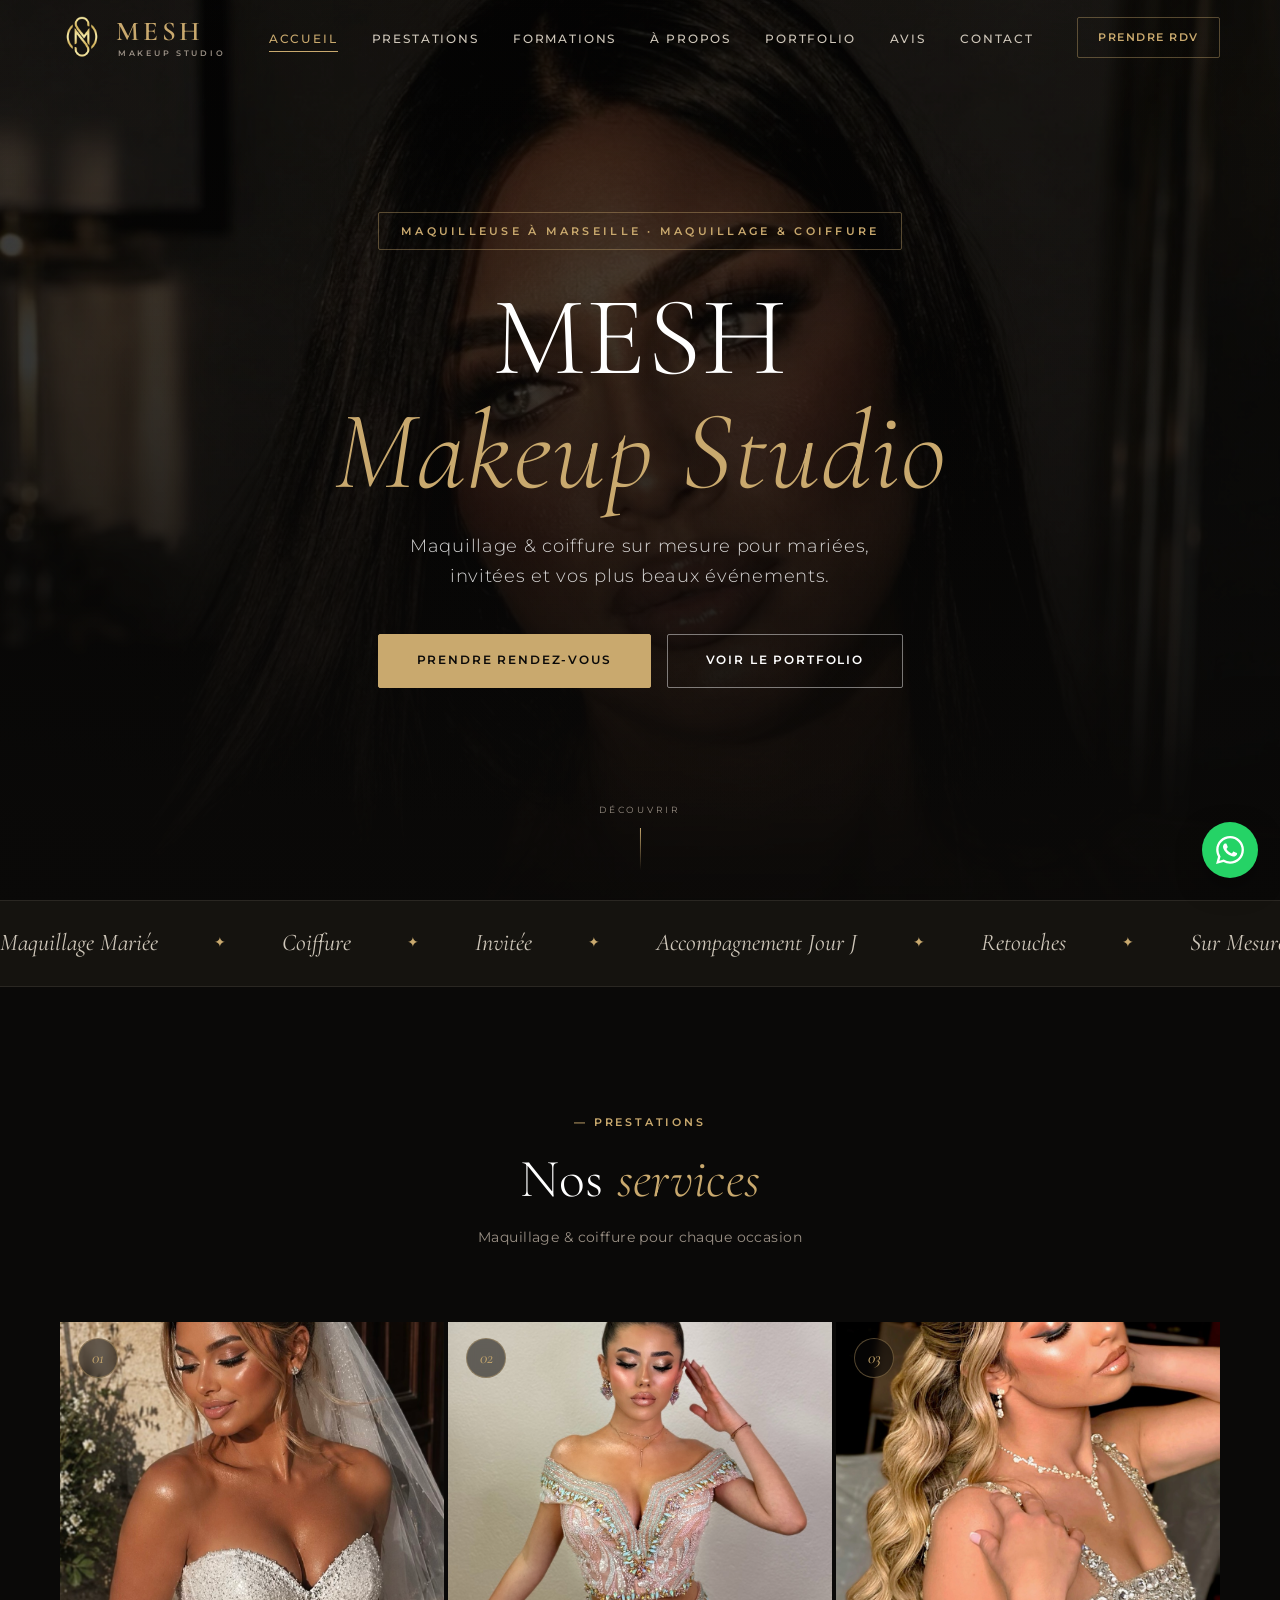
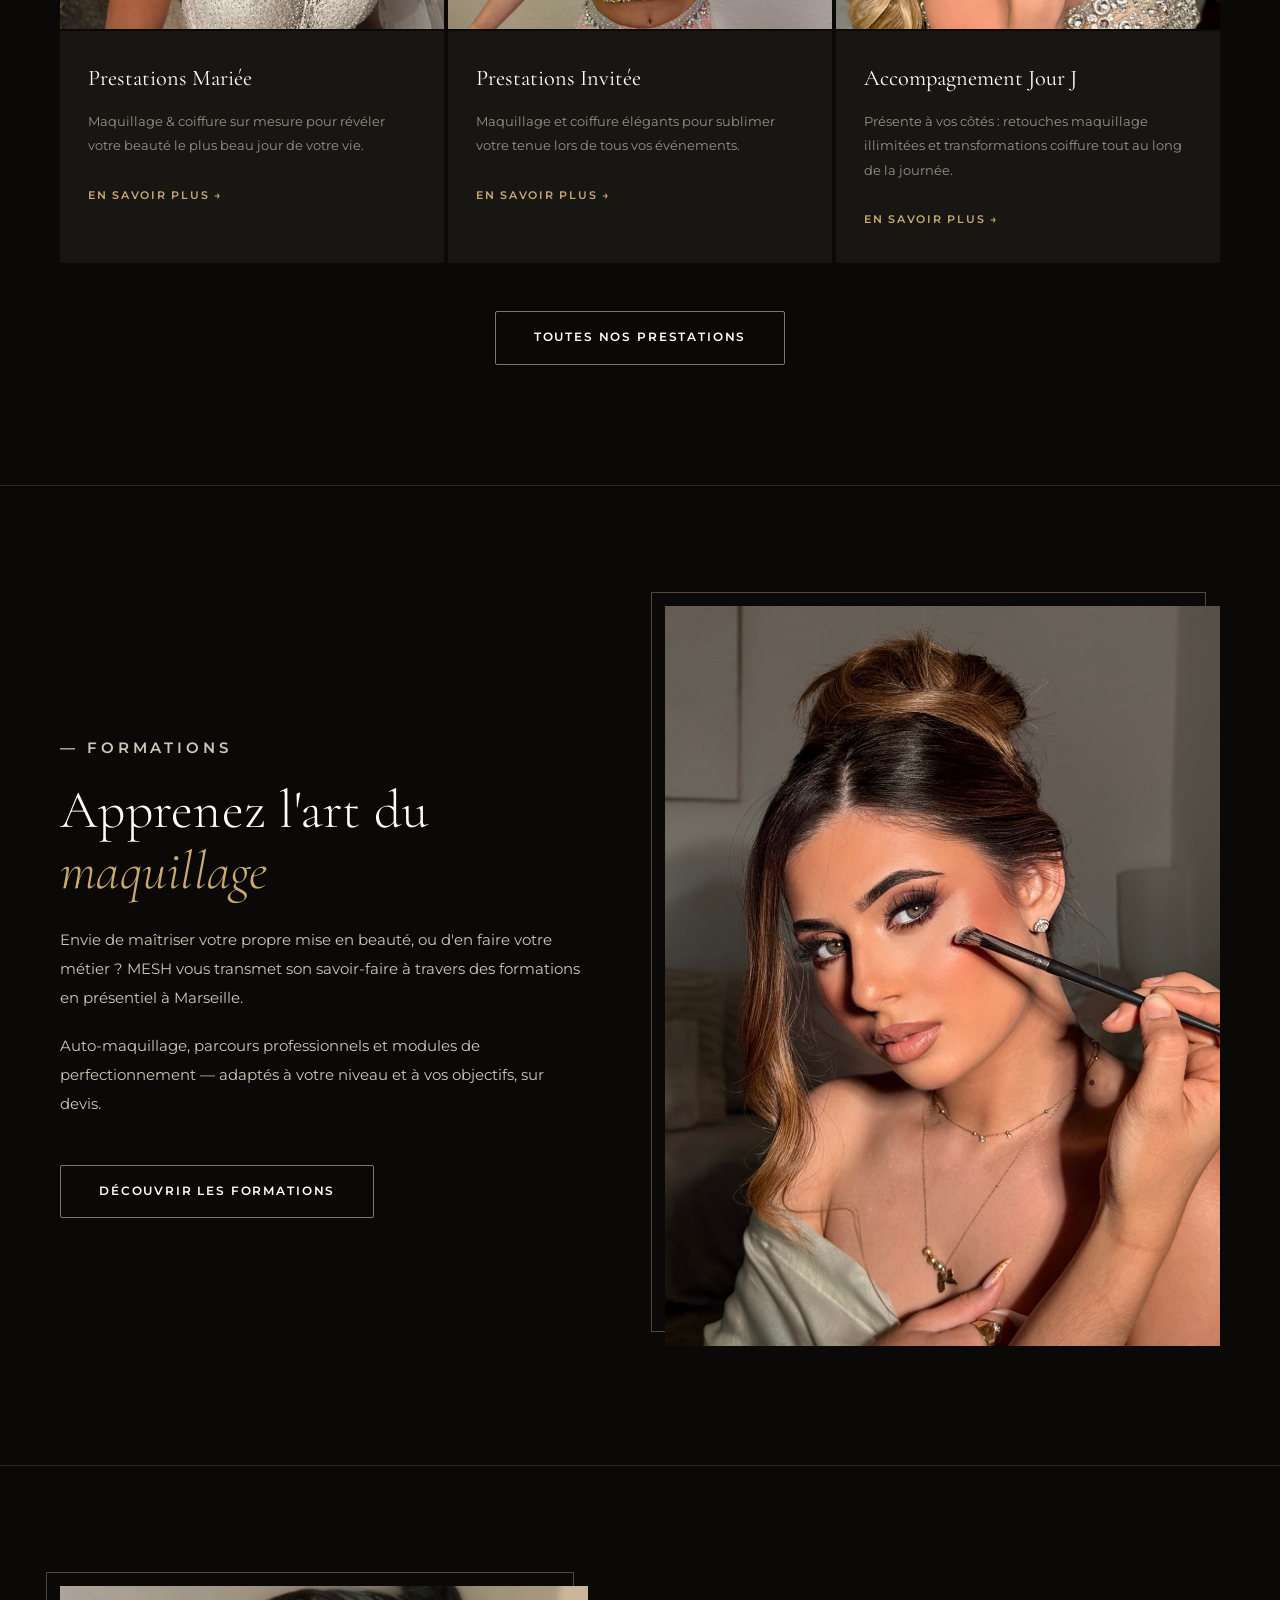
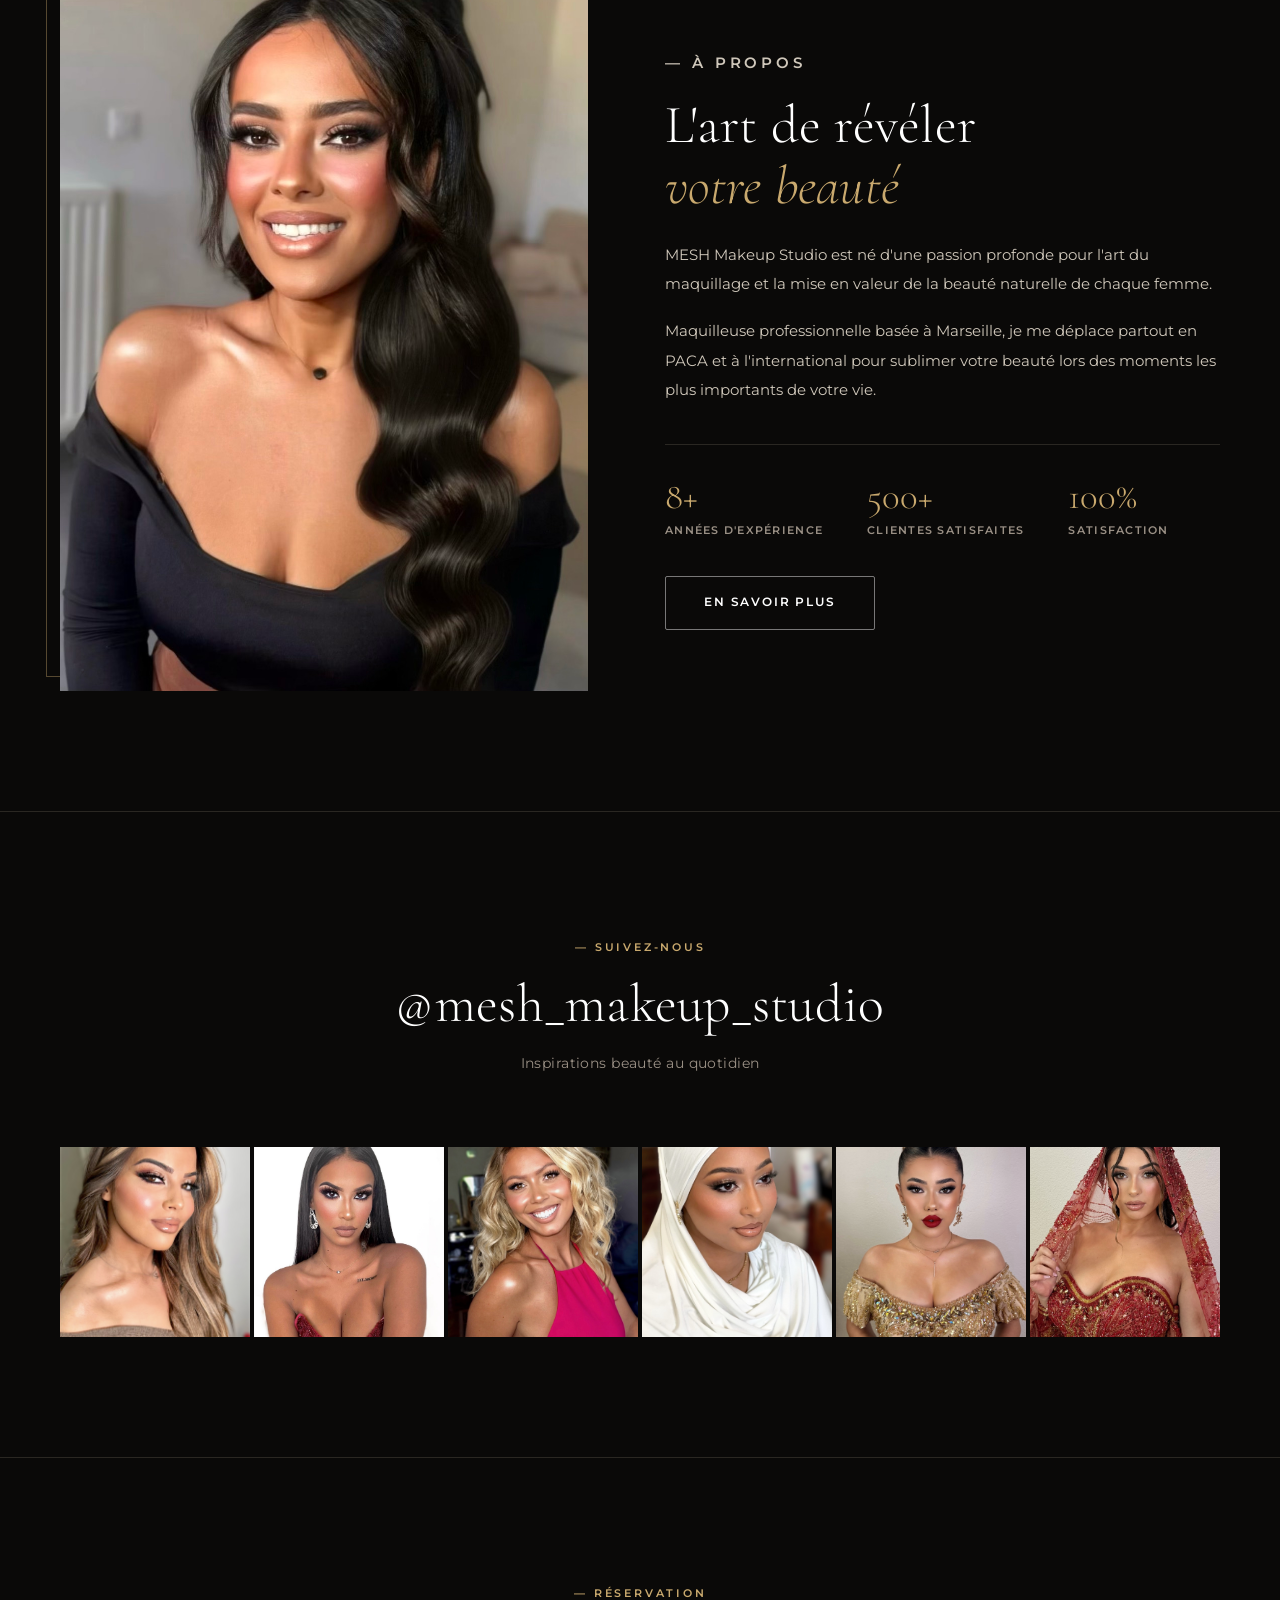
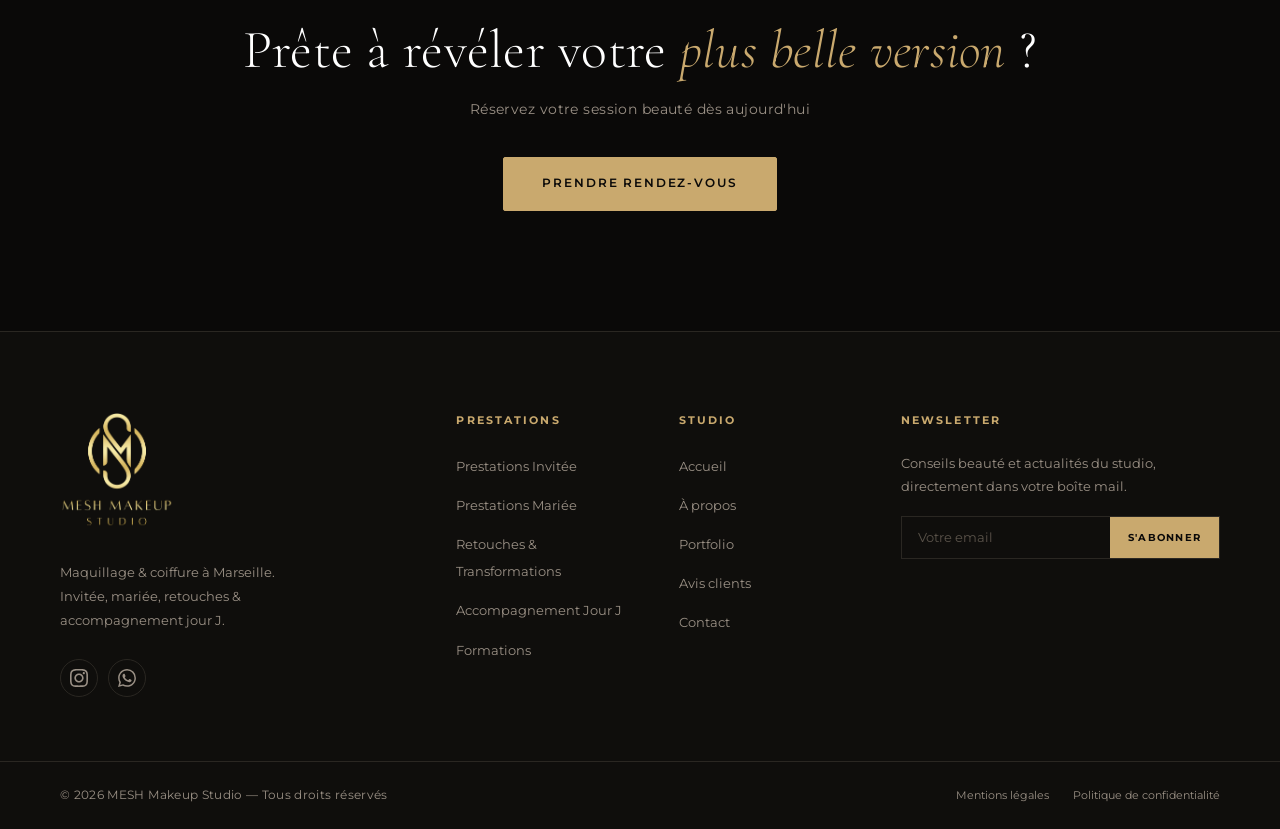
<file: index.html>
<!DOCTYPE html>
<html lang="fr">
<head>
  <meta charset="UTF-8" />
  <meta name="viewport" content="width=device-width, initial-scale=1" />
  <title>Maquilleuse à Marseille — MESH Makeup Studio | Maquillage & Coiffure</title>
  <meta name="description" content="Maquilleuse professionnelle à Marseille — MESH Makeup Studio. Maquillage & coiffure pour mariées, invitées et événements. Sur mesure, déplacement PACA, France & international." />
  <meta name="theme-color" content="#0a0908" />
  <link rel="canonical" href="https://meshmakeupstudio.com/" />
  <link rel="preload" as="image" href="images/glam-bronze.jpg" fetchpriority="high" />
  <link rel="icon" type="image/png" href="favicon.png" />
  <link rel="alternate icon" href="favicon.svg" type="image/svg+xml" />

  <!-- Open Graph / partage réseaux sociaux -->
  <meta property="og:type" content="website" />
  <meta property="og:url" content="https://meshmakeupstudio.com/" />
  <meta property="og:locale" content="fr_FR" />
  <meta property="og:site_name" content="MESH Makeup Studio" />
  <meta property="og:title" content="Maquilleuse à Marseille — MESH Makeup Studio" />
  <meta property="og:description" content="Maquilleuse professionnelle à Marseille : maquillage & coiffure sur mesure pour mariées, invitées et vos plus beaux événements." />
  <!-- PHOTO : image de partage (1200×630). Remplacer par une vraie image MESH. -->
  <meta property="og:image" content="https://meshmakeupstudio.com/images/mariee-couronne.jpg" />
  <meta name="twitter:card" content="summary_large_image" />

  <link rel="preconnect" href="https://fonts.googleapis.com" />
  <link rel="preconnect" href="https://fonts.gstatic.com" crossorigin />
  <link href="https://fonts.googleapis.com/css2?family=Montserrat:wght@300;400;500;600;700&family=Cormorant+Garamond:ital,wght@0,300;0,400;0,500;0,600;1,300;1,400;1,500;1,600&display=swap" rel="stylesheet" />
  <link rel="stylesheet" href="style.css?v=20260624d" />

  <script type="application/ld+json">
  {
    "@context": "https://schema.org",
    "@type": "BeautySalon",
    "name": "MESH Makeup Studio",
    "description": "Maquilleuse professionnelle à Marseille — maquillage & coiffure : invitée, mariée, retouches & transformations et accompagnement jour J.",
    "url": "https://meshmakeupstudio.com/",
    "image": "https://meshmakeupstudio.com/images/glam-bronze.jpg",
    "telephone": "+33646925489",
    "priceRange": "€€",
    "areaServed": ["Marseille", "PACA", "France", "International"],
    "address": { "@type": "PostalAddress", "addressLocality": "Marseille", "addressRegion": "Provence-Alpes-Côte d'Azur", "addressCountry": "FR" },
    "sameAs": ["https://www.instagram.com/mesh_makeup_studio"]
  }
  </script>
</head>
<body>
  <a class="skip-link" href="#main">Aller au contenu</a>

  <!-- ═══ HEADER ═══ -->
  <header class="site-header">
    <div class="header-inner">
      <a href="index.html" class="brand" aria-label="MESH Makeup Studio, accueil">
        <img class="brand-logo" src="images/logo-mark-gold.png" alt="" width="44" height="44" />
        <span class="brand-text">
          <span class="brand-mark">MESH</span>
          <span class="brand-sub">Makeup Studio</span>
        </span>
      </a>
      <button class="nav-toggle" type="button" aria-label="Ouvrir le menu" aria-controls="primary-nav" aria-expanded="false">
        <span></span><span></span><span></span>
      </button>
      <nav class="primary-nav" id="primary-nav" aria-label="Navigation principale">
        <ul>
          <li><a href="index.html" aria-current="page">Accueil</a></li>
          <li><a href="services.html">Prestations</a></li>
          <li><a href="formations.html">Formations</a></li>
          <li><a href="about.html">À propos</a></li>
          <li><a href="portfolio.html">Portfolio</a></li>
          <li><a href="avis.html">Avis</a></li>
          <li><a href="contact.html">Contact</a></li>
        </ul>
      </nav>
      <a href="contact.html" class="nav-cta">Prendre RDV</a>
    </div>
  </header>

  <main id="main">

    <!-- ═══ HERO ═══ -->
    <section class="hero">
      <div class="hero-media">
        <!-- PHOTO : hero plein écran (paysage, ~1600px de large) -->
        <img src="images/glam-bronze.jpg" alt="Maquillage professionnel MESH Makeup Studio" fetchpriority="high" />
      </div>
      <div class="hero-veil"></div>
      <div class="hero-content">
        <p class="hero-eyebrow" data-reveal>Maquilleuse à Marseille · Maquillage &amp; Coiffure</p>
        <h1 class="hero-heading" data-reveal data-reveal-order="1">MESH<br /><em>Makeup Studio</em></h1>
        <p class="hero-text" data-reveal data-reveal-order="2">Maquillage &amp; coiffure sur mesure pour mariées, invitées et vos plus beaux événements.</p>
        <div class="hero-actions" data-reveal data-reveal-order="3">
          <a href="contact.html" class="btn btn--solid">Prendre rendez-vous</a>
          <a href="portfolio.html" class="btn btn--ghost">Voir le portfolio</a>
        </div>
      </div>
      <span class="hero-scroll" aria-hidden="true">Découvrir</span>
    </section>

    <!-- ═══ MARQUEE ═══ -->
    <div class="marquee" aria-hidden="true">
      <div class="marquee-track">
        <span>Maquillage Mariée</span><span>Coiffure</span><span>Invitée</span><span>Accompagnement Jour J</span><span>Retouches</span><span>Sur Mesure</span>
        <span>Maquillage Mariée</span><span>Coiffure</span><span>Invitée</span><span>Accompagnement Jour J</span><span>Retouches</span><span>Sur Mesure</span>
      </div>
    </div>

    <!-- ═══ SERVICES ═══ -->
    <section class="section section--flush">
      <div class="container">
        <div class="section-head">
          <p class="eyebrow" data-reveal>Prestations</p>
          <h2 class="section-title" data-reveal data-reveal-order="1">Nos <em>services</em></h2>
          <p class="section-sub" data-reveal data-reveal-order="2">Maquillage &amp; coiffure pour chaque occasion</p>
        </div>
        <div class="services">
          <article class="service" data-reveal data-reveal-order="1">
            <div class="service-media">
              <span class="service-index">01</span>
              <!-- PHOTO : service mariage (portrait/4:3) -->
              <img src="images/mariee-couronne.jpg" alt="Mise en beauté mariée" loading="lazy" />
            </div>
            <div class="service-body">
              <h3 class="service-title">Prestations Mariée</h3>
              <p class="service-text">Maquillage &amp; coiffure sur mesure pour révéler votre beauté le plus beau jour de votre vie.</p>
              <a href="services.html" class="service-link">En savoir plus →</a>
            </div>
          </article>
          <article class="service" data-reveal data-reveal-order="2">
            <div class="service-media">
              <span class="service-index">02</span>
              <!-- PHOTO : service shooting -->
              <img src="images/invitee-rose.jpg" alt="Mise en beauté invitée" loading="lazy" />
            </div>
            <div class="service-body">
              <h3 class="service-title">Prestations Invitée</h3>
              <p class="service-text">Maquillage et coiffure élégants pour sublimer votre tenue lors de tous vos événements.</p>
              <a href="services.html" class="service-link">En savoir plus →</a>
            </div>
          </article>
          <article class="service" data-reveal data-reveal-order="3">
            <div class="service-media">
              <span class="service-index">03</span>
              <!-- PHOTO : service événements -->
              <img src="images/coiffure-ondulee.jpg" alt="Maquillage événements spéciaux" loading="lazy" />
            </div>
            <div class="service-body">
              <h3 class="service-title">Accompagnement Jour J</h3>
              <p class="service-text">Présente à vos côtés : retouches maquillage illimitées et transformations coiffure tout au long de la journée.</p>
              <a href="services.html" class="service-link">En savoir plus →</a>
            </div>
          </article>
        </div>
        <div style="text-align:center; margin-top:48px;" data-reveal>
          <a href="services.html" class="btn btn--ghost">Toutes nos prestations</a>
        </div>
      </div>
    </section>

    <!-- ═══ FORMATIONS (teaser) ═══ -->
    <section class="section">
      <div class="container">
        <div class="about-grid">
          <div class="about-body" data-reveal>
            <p class="eyebrow">Formations</p>
            <h2 class="section-title section-head--left" style="margin-bottom:24px;">Apprenez l'art du<br /><em>maquillage</em></h2>
            <p>Envie de maîtriser votre propre mise en beauté, ou d'en faire votre métier ? MESH vous transmet son savoir-faire à travers des formations en présentiel à Marseille.</p>
            <p>Auto-maquillage, parcours professionnels et modules de perfectionnement — adaptés à votre niveau et à vos objectifs, sur devis.</p>
            <a href="formations.html" class="btn btn--ghost" style="margin-top:28px;">Découvrir les formations</a>
          </div>
          <div class="about-media" data-reveal data-reveal-order="1">
            <img src="images/maquillage-process.jpg" alt="Formations maquillage à Marseille — MESH Makeup Studio" loading="lazy" />
          </div>
        </div>
      </div>
    </section>

    <!-- ═══ À PROPOS ═══ -->
    <section class="section">
      <div class="container">
        <div class="about-grid">
          <div class="about-media" data-reveal>
            <!-- PHOTO : portrait de l'artiste (portrait 3:4) -->
            <img src="images/coiffure-vagues.jpg" alt="Maquilleuse à Marseille — MESH Makeup Studio" loading="lazy" />
          </div>
          <div class="about-body" data-reveal data-reveal-order="1">
            <p class="eyebrow">À propos</p>
            <h2 class="section-title section-head--left" style="margin-bottom:24px;">L'art de révéler<br /><em>votre beauté</em></h2>
            <p>MESH Makeup Studio est né d'une passion profonde pour l'art du maquillage et la mise en valeur de la beauté naturelle de chaque femme.</p>
            <p>Maquilleuse professionnelle basée à Marseille, je me déplace partout en PACA et à l'international pour sublimer votre beauté lors des moments les plus importants de votre vie.</p>
            <div class="stats">
              <div class="stat"><span class="stat-num">8+</span><span class="stat-label">Années d'expérience</span></div>
              <div class="stat"><span class="stat-num">500+</span><span class="stat-label">Clientes satisfaites</span></div>
              <div class="stat"><span class="stat-num">100%</span><span class="stat-label">Satisfaction</span></div>
            </div>
            <a href="about.html" class="btn btn--ghost" style="margin-top:36px;">En savoir plus</a>
          </div>
        </div>
      </div>
    </section>

    <!-- ═══ INSTAGRAM ═══ -->
    <section class="section">
      <div class="container">
        <div class="section-head">
          <p class="eyebrow" data-reveal>Suivez-nous</p>
          <h2 class="section-title" data-reveal data-reveal-order="1">@mesh_makeup_studio</h2>
          <p class="section-sub" data-reveal data-reveal-order="2">Inspirations beauté au quotidien</p>
        </div>
        <div class="ig-strip" data-reveal>
          <!-- PHOTO : 6 dernières publications Instagram -->
          <a class="ig-tile" href="https://www.instagram.com/mesh_makeup_studio" target="_blank" rel="noopener noreferrer" aria-label="Voir sur Instagram"><img src="images/glam-caramel.jpg" alt="" loading="lazy" /></a>
          <a class="ig-tile" href="https://www.instagram.com/mesh_makeup_studio" target="_blank" rel="noopener noreferrer" aria-label="Voir sur Instagram"><img src="images/invitee-rouge.jpg" alt="" loading="lazy" /></a>
          <a class="ig-tile" href="https://www.instagram.com/mesh_makeup_studio" target="_blank" rel="noopener noreferrer" aria-label="Voir sur Instagram"><img src="images/invitee-blond.jpg" alt="" loading="lazy" /></a>
          <a class="ig-tile" href="https://www.instagram.com/mesh_makeup_studio" target="_blank" rel="noopener noreferrer" aria-label="Voir sur Instagram"><img src="images/mariee-hijab.jpg" alt="" loading="lazy" /></a>
          <a class="ig-tile" href="https://www.instagram.com/mesh_makeup_studio" target="_blank" rel="noopener noreferrer" aria-label="Voir sur Instagram"><img src="images/mariee-couronne-or.jpg" alt="" loading="lazy" /></a>
          <a class="ig-tile" href="https://www.instagram.com/mesh_makeup_studio" target="_blank" rel="noopener noreferrer" aria-label="Voir sur Instagram"><img src="images/mariee-voile-rouge.jpg" alt="" loading="lazy" /></a>
        </div>
      </div>
    </section>

    <!-- ═══ CTA ═══ -->
    <section class="section cta-band">
      <div class="container">
        <p class="eyebrow" data-reveal>Réservation</p>
        <h2 class="section-title" data-reveal data-reveal-order="1">Prête à révéler votre <em>plus belle version</em> ?</h2>
        <p class="section-sub" data-reveal data-reveal-order="2">Réservez votre session beauté dès aujourd'hui</p>
        <div data-reveal data-reveal-order="3"><a href="contact.html" class="btn btn--solid">Prendre rendez-vous</a></div>
      </div>
    </section>

  </main>

  <!-- ═══ FOOTER ═══ -->
  <footer class="site-footer">
    <div class="footer-top">
      <div class="container">
        <div class="footer-grid">
          <div class="footer-brand">
            <a href="index.html" class="footer-logo-link" aria-label="MESH Makeup Studio, accueil"><img class="footer-logo-img" src="images/logo-full-gold.png" alt="MESH Makeup Studio" /></a>
            <p>Maquillage &amp; coiffure à Marseille. Invitée, mariée, retouches &amp; accompagnement jour J.</p>
            <div class="footer-social">
              <a href="https://www.instagram.com/mesh_makeup_studio" target="_blank" rel="noopener noreferrer" aria-label="Instagram"><svg width="18" height="18" viewBox="0 0 24 24" fill="currentColor"><path d="M12 2.163c3.204 0 3.584.012 4.85.07 3.252.148 4.771 1.691 4.919 4.919.058 1.265.069 1.645.069 4.849 0 3.205-.012 3.584-.069 4.849-.149 3.225-1.664 4.771-4.919 4.919-1.266.058-1.644.07-4.85.07-3.204 0-3.584-.012-4.849-.07-3.26-.149-4.771-1.699-4.919-4.92-.058-1.265-.07-1.644-.07-4.849 0-3.204.013-3.583.07-4.849.149-3.227 1.664-4.771 4.919-4.919 1.266-.057 1.645-.069 4.849-.069zm0-2.163c-3.259 0-3.667.014-4.947.072-4.358.2-6.78 2.618-6.98 6.98-.059 1.281-.073 1.689-.073 4.948 0 3.259.014 3.668.072 4.948.2 4.358 2.618 6.78 6.98 6.98 1.281.058 1.689.072 4.948.072 3.259 0 3.668-.014 4.948-.072 4.354-.2 6.782-2.618 6.979-6.98.059-1.28.073-1.689.073-4.948 0-3.259-.014-3.667-.072-4.947-.196-4.354-2.617-6.78-6.979-6.98-1.281-.059-1.69-.073-4.949-.073zm0 5.838c-3.403 0-6.162 2.759-6.162 6.162s2.759 6.163 6.162 6.163 6.162-2.759 6.162-6.163c0-3.403-2.759-6.162-6.162-6.162zm0 10.162c-2.209 0-4-1.79-4-4 0-2.209 1.791-4 4-4s4 1.791 4 4c0 2.21-1.791 4-4 4zm6.406-11.845c-.796 0-1.441.645-1.441 1.44s.645 1.44 1.441 1.44c.795 0 1.439-.645 1.439-1.44s-.644-1.44-1.439-1.44z"/></svg></a>
              <a class="js-whatsapp" href="https://wa.me/33646925489" target="_blank" rel="noopener noreferrer" aria-label="WhatsApp"><svg width="18" height="18" viewBox="0 0 24 24" fill="currentColor"><path d="M17.472 14.382c-.297-.149-1.758-.867-2.03-.967-.273-.099-.471-.148-.67.15-.197.297-.767.966-.94 1.164-.173.199-.347.223-.644.075-.297-.15-1.255-.463-2.39-1.475-.883-.788-1.48-1.761-1.653-2.059-.173-.297-.018-.458.13-.606.134-.133.298-.347.446-.52.149-.174.198-.298.298-.497.099-.198.05-.371-.025-.52-.075-.149-.669-1.612-.916-2.207-.242-.579-.487-.5-.669-.51-.173-.008-.371-.01-.57-.01-.198 0-.52.074-.792.372-.272.297-1.04 1.016-1.04 2.479 0 1.462 1.065 2.875 1.213 3.074.149.198 2.096 3.2 5.077 4.487.709.306 1.262.489 1.694.625.712.227 1.36.195 1.871.118.571-.085 1.758-.719 2.006-1.413.248-.694.248-1.289.173-1.413-.074-.124-.272-.198-.57-.347m-5.421 7.403h-.004a9.87 9.87 0 01-5.031-1.378l-.361-.214-3.741.982.998-3.648-.235-.374a9.86 9.86 0 01-1.51-5.26c.001-5.45 4.436-9.884 9.888-9.884 2.64 0 5.122 1.03 6.988 2.898a9.825 9.825 0 012.893 6.994c-.003 5.45-4.437 9.884-9.885 9.884m8.413-18.297A11.815 11.815 0 0012.05 0C5.495 0 .16 5.335.157 11.892c0 2.096.547 4.142 1.588 5.945L.057 24l6.305-1.654a11.882 11.882 0 005.683 1.448h.005c6.554 0 11.89-5.335 11.893-11.893a11.821 11.821 0 00-3.48-8.413z"/></svg></a>
            </div>
          </div>
          <nav class="footer-col" aria-label="Liens prestations">
            <h4>Prestations</h4>
            <ul>
              <li><a href="services.html">Prestations Invitée</a></li>
              <li><a href="services.html">Prestations Mariée</a></li>
              <li><a href="services.html">Retouches &amp; Transformations</a></li>
              <li><a href="services.html">Accompagnement Jour J</a></li>
              <li><a href="formations.html">Formations</a></li>
            </ul>
          </nav>
          <nav class="footer-col" aria-label="Liens studio">
            <h4>Studio</h4>
            <ul>
              <li><a href="index.html">Accueil</a></li>
              <li><a href="about.html">À propos</a></li>
              <li><a href="portfolio.html">Portfolio</a></li>
              <li><a href="avis.html">Avis clients</a></li>
              <li><a href="contact.html">Contact</a></li>
            </ul>
          </nav>
          <div class="footer-news">
            <h4>Newsletter</h4>
            <p>Conseils beauté et actualités du studio, directement dans votre boîte mail.</p>
            <form class="news-form" novalidate>
              <label class="sr-only" for="news-email-home">Votre email</label>
              <input id="news-email-home" type="email" placeholder="Votre email" autocomplete="email" required />
              <button type="submit">S'abonner</button>
            </form>
          </div>
        </div>
      </div>
    </div>
    <div class="footer-bottom">
      <div class="container">
        <p>© <span data-year>2026</span> MESH Makeup Studio — Tous droits réservés</p>
        <div class="footer-legal">
          <a href="mentions-legales.html">Mentions légales</a>
          <a href="confidentialite.html">Politique de confidentialité</a>
        </div>
      </div>
    </div>
  </footer>

  <!-- WhatsApp flottant -->
  <a class="wa-float js-whatsapp" href="https://wa.me/33646925489" target="_blank" rel="noopener noreferrer" aria-label="Nous contacter sur WhatsApp">
    <svg viewBox="0 0 24 24" fill="currentColor" aria-hidden="true"><path d="M17.472 14.382c-.297-.149-1.758-.867-2.03-.967-.273-.099-.471-.148-.67.15-.197.297-.767.966-.94 1.164-.173.199-.347.223-.644.075-.297-.15-1.255-.463-2.39-1.475-.883-.788-1.48-1.761-1.653-2.059-.173-.297-.018-.458.13-.606.134-.133.298-.347.446-.52.149-.174.198-.298.298-.497.099-.198.05-.371-.025-.52-.075-.149-.669-1.612-.916-2.207-.242-.579-.487-.5-.669-.51-.173-.008-.371-.01-.57-.01-.198 0-.52.074-.792.372-.272.297-1.04 1.016-1.04 2.479 0 1.462 1.065 2.875 1.213 3.074.149.198 2.096 3.2 5.077 4.487.709.306 1.262.489 1.694.625.712.227 1.36.195 1.871.118.571-.085 1.758-.719 2.006-1.413.248-.694.248-1.289.173-1.413-.074-.124-.272-.198-.57-.347m-5.421 7.403h-.004a9.87 9.87 0 01-5.031-1.378l-.361-.214-3.741.982.998-3.648-.235-.374a9.86 9.86 0 01-1.51-5.26c.001-5.45 4.436-9.884 9.888-9.884 2.64 0 5.122 1.03 6.988 2.898a9.825 9.825 0 012.893 6.994c-.003 5.45-4.437 9.884-9.885 9.884m8.413-18.297A11.815 11.815 0 0012.05 0C5.495 0 .16 5.335.157 11.892c0 2.096.547 4.142 1.588 5.945L.057 24l6.305-1.654a11.882 11.882 0 005.683 1.448h.005c6.554 0 11.89-5.335 11.893-11.893a11.821 11.821 0 00-3.48-8.413z"/></svg>
  </a>

  <script src="script.js?v=20260624d" defer></script>
</body>
</html>
</file>
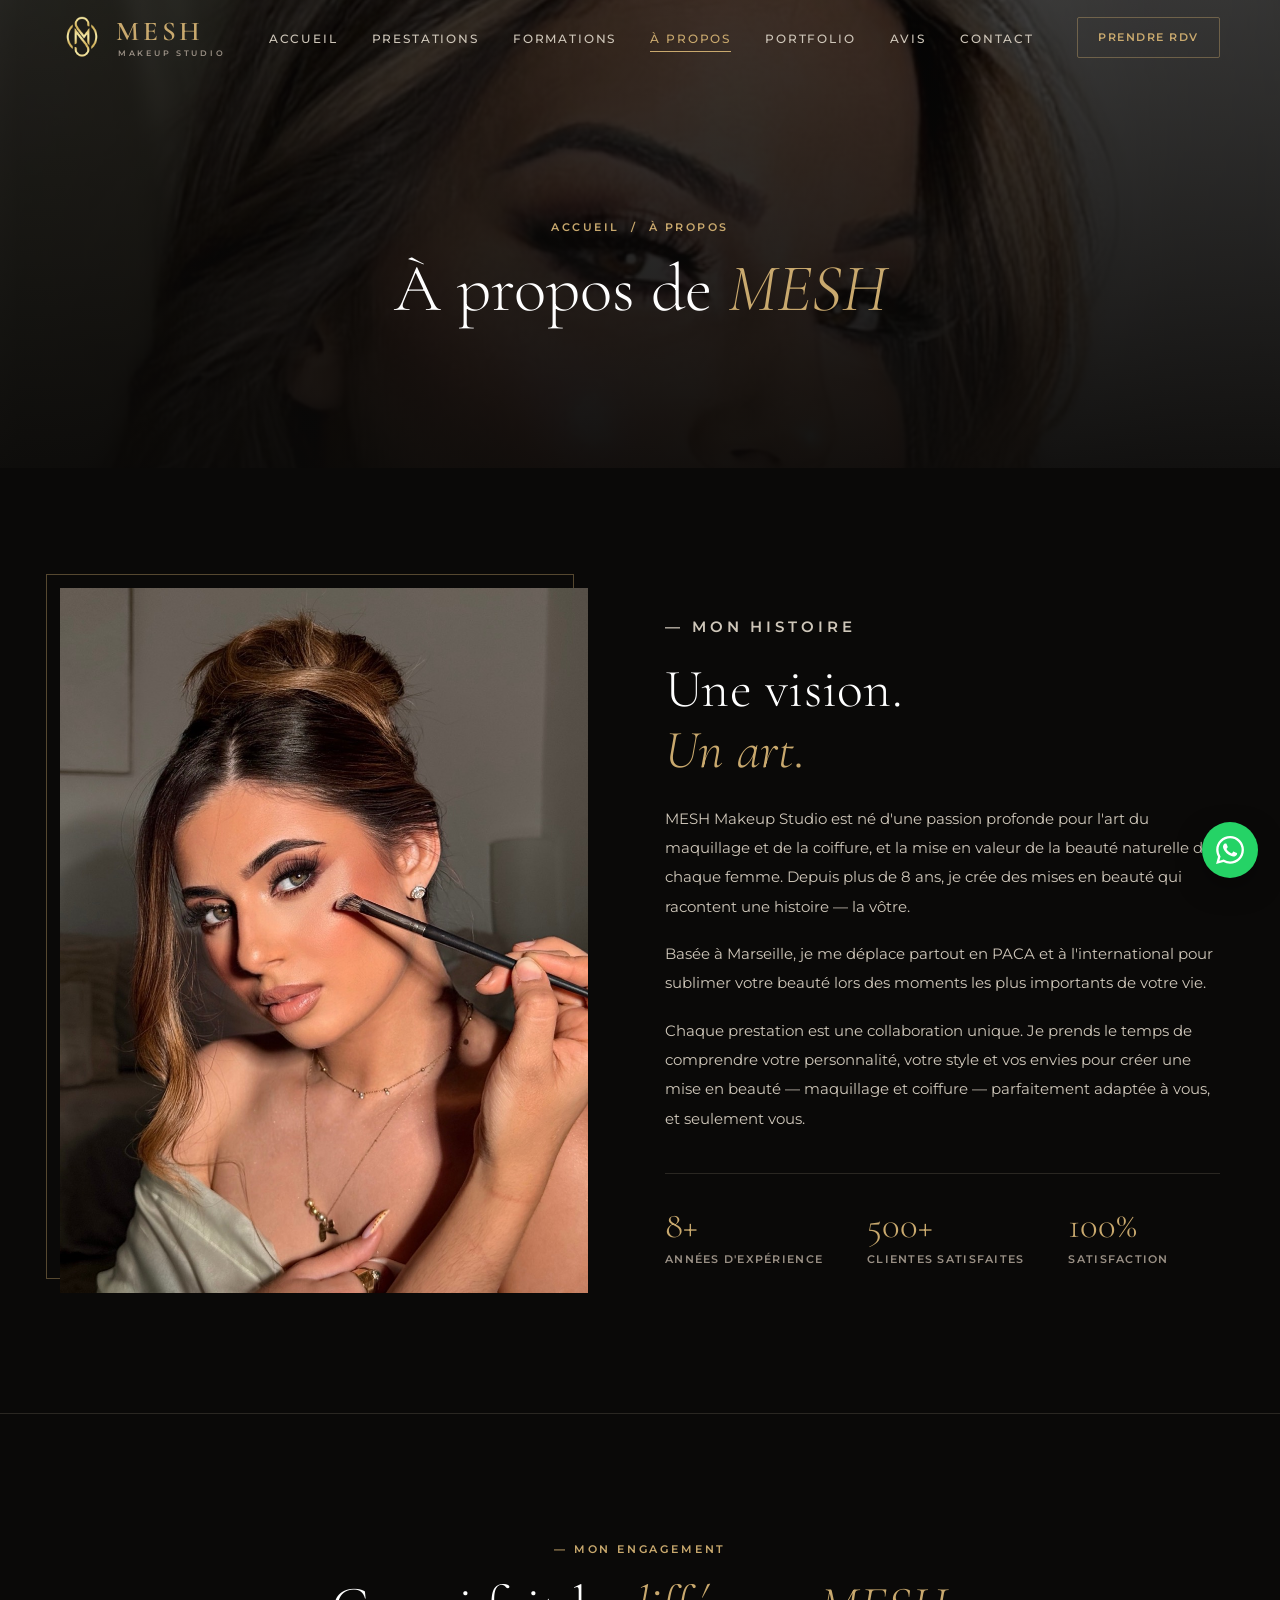
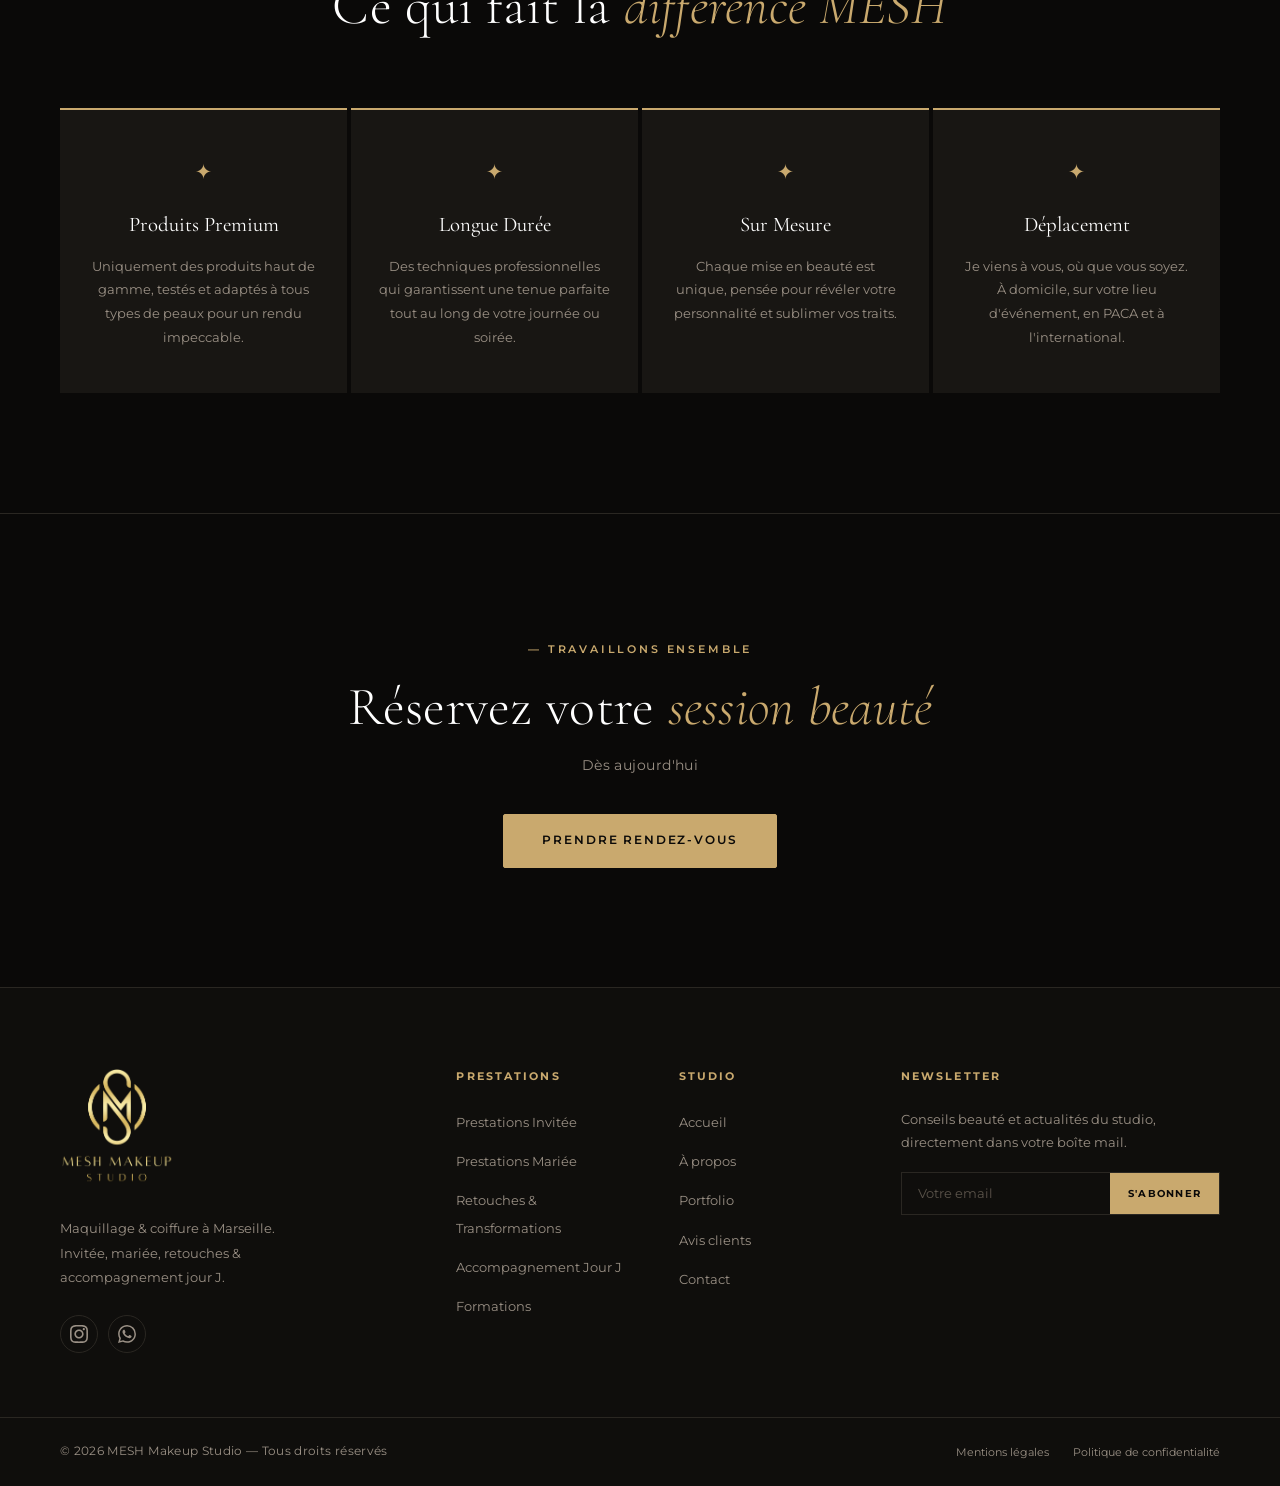
<file: about.html>
<!DOCTYPE html>
<html lang="fr">
<head>
  <meta charset="UTF-8" />
  <meta name="viewport" content="width=device-width, initial-scale=1" />
  <title>À propos — MESH Makeup Studio</title>
  <meta name="description" content="L'histoire de MESH Makeup Studio, artiste maquillage & coiffure passionnée basée à Marseille. Produits premium, tenue longue durée, prestations sur mesure." />
  <meta name="theme-color" content="#0a0908" />
  <link rel="canonical" href="https://meshmakeupstudio.com/about.html" />
  <link rel="icon" type="image/png" href="favicon.png" />
  <link rel="alternate icon" href="favicon.svg" type="image/svg+xml" />

  <meta property="og:type" content="website" />
  <meta property="og:url" content="https://meshmakeupstudio.com/about.html" />
  <meta property="og:locale" content="fr_FR" />
  <meta property="og:site_name" content="MESH Makeup Studio" />
  <meta property="og:title" content="À propos — MESH Makeup Studio" />
  <meta property="og:description" content="Une vision. Un art. L'histoire de MESH Makeup Studio." />
  <meta property="og:image" content="https://meshmakeupstudio.com/images/maquillage-process.jpg" />

  <link rel="preconnect" href="https://fonts.googleapis.com" />
  <link rel="preconnect" href="https://fonts.gstatic.com" crossorigin />
  <link href="https://fonts.googleapis.com/css2?family=Montserrat:wght@300;400;500;600;700&family=Cormorant+Garamond:ital,wght@0,300;0,400;0,500;0,600;1,300;1,400;1,500;1,600&display=swap" rel="stylesheet" />
  <link rel="stylesheet" href="style.css?v=20260624d" />
</head>
<body>
  <a class="skip-link" href="#main">Aller au contenu</a>

  <header class="site-header">
    <div class="header-inner">
      <a href="index.html" class="brand" aria-label="MESH Makeup Studio, accueil">
        <img class="brand-logo" src="images/logo-mark-gold.png" alt="" width="44" height="44" />
        <span class="brand-text">
          <span class="brand-mark">MESH</span>
          <span class="brand-sub">Makeup Studio</span>
        </span>
      </a>
      <button class="nav-toggle" type="button" aria-label="Ouvrir le menu" aria-controls="primary-nav" aria-expanded="false">
        <span></span><span></span><span></span>
      </button>
      <nav class="primary-nav" id="primary-nav" aria-label="Navigation principale">
        <ul>
          <li><a href="index.html">Accueil</a></li>
          <li><a href="services.html">Prestations</a></li>
          <li><a href="formations.html">Formations</a></li>
          <li><a href="about.html" aria-current="page">À propos</a></li>
          <li><a href="portfolio.html">Portfolio</a></li>
          <li><a href="avis.html">Avis</a></li>
          <li><a href="contact.html">Contact</a></li>
        </ul>
      </nav>
      <a href="contact.html" class="nav-cta">Prendre RDV</a>
    </div>
  </header>

  <main id="main">

    <section class="page-banner">
      <!-- PHOTO : bannière à propos -->
      <img src="images/glam-caramel.jpg" alt="À propos de MESH Makeup Studio" />
      <div class="page-banner-body">
        <p class="page-crumb"><a href="index.html">Accueil</a> &nbsp;/&nbsp; À propos</p>
        <h1 class="page-title">À propos de <em>MESH</em></h1>
      </div>
    </section>

    <section class="section section--flush">
      <div class="container">
        <div class="about-grid">
          <div class="about-media" data-reveal>
            <!-- PHOTO : portrait de l'artiste (portrait 3:4) -->
            <img src="images/maquillage-process.jpg" alt="L'artiste MESH Makeup Studio" loading="lazy" />
          </div>
          <div class="about-body" data-reveal data-reveal-order="1">
            <p class="eyebrow">Mon histoire</p>
            <h2 class="section-title section-head--left" style="margin-bottom:24px;">Une vision.<br /><em>Un art.</em></h2>
            <p>MESH Makeup Studio est né d'une passion profonde pour l'art du maquillage et de la coiffure, et la mise en valeur de la beauté naturelle de chaque femme. Depuis plus de 8 ans, je crée des mises en beauté qui racontent une histoire — la vôtre.</p>
            <p>Basée à Marseille, je me déplace partout en PACA et à l'international pour sublimer votre beauté lors des moments les plus importants de votre vie.</p>
            <p>Chaque prestation est une collaboration unique. Je prends le temps de comprendre votre personnalité, votre style et vos envies pour créer une mise en beauté — maquillage et coiffure — parfaitement adaptée à vous, et seulement vous.</p>
            <div class="stats">
              <div class="stat"><span class="stat-num">8+</span><span class="stat-label">Années d'expérience</span></div>
              <div class="stat"><span class="stat-num">500+</span><span class="stat-label">Clientes satisfaites</span></div>
              <div class="stat"><span class="stat-num">100%</span><span class="stat-label">Satisfaction</span></div>
            </div>
          </div>
        </div>
      </div>
    </section>

    <!-- ═══ ENGAGEMENT ═══ -->
    <section class="section">
      <div class="container">
        <div class="section-head">
          <p class="eyebrow" data-reveal>Mon engagement</p>
          <h2 class="section-title" data-reveal data-reveal-order="1">Ce qui fait la <em>différence MESH</em></h2>
        </div>
        <div class="values">
          <div class="value" data-reveal data-reveal-order="1">
            <div class="value-ico">✦</div>
            <h3>Produits Premium</h3>
            <p>Uniquement des produits haut de gamme, testés et adaptés à tous types de peaux pour un rendu impeccable.</p>
          </div>
          <div class="value" data-reveal data-reveal-order="2">
            <div class="value-ico">✦</div>
            <h3>Longue Durée</h3>
            <p>Des techniques professionnelles qui garantissent une tenue parfaite tout au long de votre journée ou soirée.</p>
          </div>
          <div class="value" data-reveal data-reveal-order="3">
            <div class="value-ico">✦</div>
            <h3>Sur Mesure</h3>
            <p>Chaque mise en beauté est unique, pensée pour révéler votre personnalité et sublimer vos traits.</p>
          </div>
          <div class="value" data-reveal data-reveal-order="4">
            <div class="value-ico">✦</div>
            <h3>Déplacement</h3>
            <p>Je viens à vous, où que vous soyez. À domicile, sur votre lieu d'événement, en PACA et à l'international.</p>
          </div>
        </div>
      </div>
    </section>

    <section class="section cta-band">
      <div class="container">
        <p class="eyebrow" data-reveal>Travaillons ensemble</p>
        <h2 class="section-title" data-reveal data-reveal-order="1">Réservez votre <em>session beauté</em></h2>
        <p class="section-sub" data-reveal data-reveal-order="2">Dès aujourd'hui</p>
        <div data-reveal data-reveal-order="3"><a href="contact.html" class="btn btn--solid">Prendre rendez-vous</a></div>
      </div>
    </section>

  </main>

  <footer class="site-footer">
    <div class="footer-top">
      <div class="container">
        <div class="footer-grid">
          <div class="footer-brand">
            <a href="index.html" class="footer-logo-link" aria-label="MESH Makeup Studio, accueil"><img class="footer-logo-img" src="images/logo-full-gold.png" alt="MESH Makeup Studio" /></a>
            <p>Maquillage &amp; coiffure à Marseille. Invitée, mariée, retouches &amp; accompagnement jour J.</p>
            <div class="footer-social">
              <a href="https://www.instagram.com/mesh_makeup_studio" target="_blank" rel="noopener noreferrer" aria-label="Instagram"><svg width="18" height="18" viewBox="0 0 24 24" fill="currentColor"><path d="M12 2.163c3.204 0 3.584.012 4.85.07 3.252.148 4.771 1.691 4.919 4.919.058 1.265.069 1.645.069 4.849 0 3.205-.012 3.584-.069 4.849-.149 3.225-1.664 4.771-4.919 4.919-1.266.058-1.644.07-4.85.07-3.204 0-3.584-.012-4.849-.07-3.26-.149-4.771-1.699-4.919-4.92-.058-1.265-.07-1.644-.07-4.849 0-3.204.013-3.583.07-4.849.149-3.227 1.664-4.771 4.919-4.919 1.266-.057 1.645-.069 4.849-.069zm0-2.163c-3.259 0-3.667.014-4.947.072-4.358.2-6.78 2.618-6.98 6.98-.059 1.281-.073 1.689-.073 4.948 0 3.259.014 3.668.072 4.948.2 4.358 2.618 6.78 6.98 6.98 1.281.058 1.689.072 4.948.072 3.259 0 3.668-.014 4.948-.072 4.354-.2 6.782-2.618 6.979-6.98.059-1.28.073-1.689.073-4.948 0-3.259-.014-3.667-.072-4.947-.196-4.354-2.617-6.78-6.979-6.98-1.281-.059-1.69-.073-4.949-.073zm0 5.838c-3.403 0-6.162 2.759-6.162 6.162s2.759 6.163 6.162 6.163 6.162-2.759 6.162-6.163c0-3.403-2.759-6.162-6.162-6.162zm0 10.162c-2.209 0-4-1.79-4-4 0-2.209 1.791-4 4-4s4 1.791 4 4c0 2.21-1.791 4-4 4zm6.406-11.845c-.796 0-1.441.645-1.441 1.44s.645 1.44 1.441 1.44c.795 0 1.439-.645 1.439-1.44s-.644-1.44-1.439-1.44z"/></svg></a>
              <a class="js-whatsapp" href="https://wa.me/33646925489" target="_blank" rel="noopener noreferrer" aria-label="WhatsApp"><svg width="18" height="18" viewBox="0 0 24 24" fill="currentColor"><path d="M17.472 14.382c-.297-.149-1.758-.867-2.03-.967-.273-.099-.471-.148-.67.15-.197.297-.767.966-.94 1.164-.173.199-.347.223-.644.075-.297-.15-1.255-.463-2.39-1.475-.883-.788-1.48-1.761-1.653-2.059-.173-.297-.018-.458.13-.606.134-.133.298-.347.446-.52.149-.174.198-.298.298-.497.099-.198.05-.371-.025-.52-.075-.149-.669-1.612-.916-2.207-.242-.579-.487-.5-.669-.51-.173-.008-.371-.01-.57-.01-.198 0-.52.074-.792.372-.272.297-1.04 1.016-1.04 2.479 0 1.462 1.065 2.875 1.213 3.074.149.198 2.096 3.2 5.077 4.487.709.306 1.262.489 1.694.625.712.227 1.36.195 1.871.118.571-.085 1.758-.719 2.006-1.413.248-.694.248-1.289.173-1.413-.074-.124-.272-.198-.57-.347m-5.421 7.403h-.004a9.87 9.87 0 01-5.031-1.378l-.361-.214-3.741.982.998-3.648-.235-.374a9.86 9.86 0 01-1.51-5.26c.001-5.45 4.436-9.884 9.888-9.884 2.64 0 5.122 1.03 6.988 2.898a9.825 9.825 0 012.893 6.994c-.003 5.45-4.437 9.884-9.885 9.884m8.413-18.297A11.815 11.815 0 0012.05 0C5.495 0 .16 5.335.157 11.892c0 2.096.547 4.142 1.588 5.945L.057 24l6.305-1.654a11.882 11.882 0 005.683 1.448h.005c6.554 0 11.89-5.335 11.893-11.893a11.821 11.821 0 00-3.48-8.413z"/></svg></a>
            </div>
          </div>
          <nav class="footer-col" aria-label="Liens prestations">
            <h4>Prestations</h4>
            <ul>
              <li><a href="services.html">Prestations Invitée</a></li>
              <li><a href="services.html">Prestations Mariée</a></li>
              <li><a href="services.html">Retouches &amp; Transformations</a></li>
              <li><a href="services.html">Accompagnement Jour J</a></li>
              <li><a href="formations.html">Formations</a></li>
            </ul>
          </nav>
          <nav class="footer-col" aria-label="Liens studio">
            <h4>Studio</h4>
            <ul>
              <li><a href="index.html">Accueil</a></li>
              <li><a href="about.html">À propos</a></li>
              <li><a href="portfolio.html">Portfolio</a></li>
              <li><a href="avis.html">Avis clients</a></li>
              <li><a href="contact.html">Contact</a></li>
            </ul>
          </nav>
          <div class="footer-news">
            <h4>Newsletter</h4>
            <p>Conseils beauté et actualités du studio, directement dans votre boîte mail.</p>
            <form class="news-form" novalidate>
              <label class="sr-only" for="news-email-about">Votre email</label>
              <input id="news-email-about" type="email" placeholder="Votre email" autocomplete="email" required />
              <button type="submit">S'abonner</button>
            </form>
          </div>
        </div>
      </div>
    </div>
    <div class="footer-bottom">
      <div class="container">
        <p>© <span data-year>2026</span> MESH Makeup Studio — Tous droits réservés</p>
        <div class="footer-legal">
          <a href="mentions-legales.html">Mentions légales</a>
          <a href="confidentialite.html">Politique de confidentialité</a>
        </div>
      </div>
    </div>
  </footer>

  <a class="wa-float js-whatsapp" href="https://wa.me/33646925489" target="_blank" rel="noopener noreferrer" aria-label="Nous contacter sur WhatsApp">
    <svg viewBox="0 0 24 24" fill="currentColor" aria-hidden="true"><path d="M17.472 14.382c-.297-.149-1.758-.867-2.03-.967-.273-.099-.471-.148-.67.15-.197.297-.767.966-.94 1.164-.173.199-.347.223-.644.075-.297-.15-1.255-.463-2.39-1.475-.883-.788-1.48-1.761-1.653-2.059-.173-.297-.018-.458.13-.606.134-.133.298-.347.446-.52.149-.174.198-.298.298-.497.099-.198.05-.371-.025-.52-.075-.149-.669-1.612-.916-2.207-.242-.579-.487-.5-.669-.51-.173-.008-.371-.01-.57-.01-.198 0-.52.074-.792.372-.272.297-1.04 1.016-1.04 2.479 0 1.462 1.065 2.875 1.213 3.074.149.198 2.096 3.2 5.077 4.487.709.306 1.262.489 1.694.625.712.227 1.36.195 1.871.118.571-.085 1.758-.719 2.006-1.413.248-.694.248-1.289.173-1.413-.074-.124-.272-.198-.57-.347m-5.421 7.403h-.004a9.87 9.87 0 01-5.031-1.378l-.361-.214-3.741.982.998-3.648-.235-.374a9.86 9.86 0 01-1.51-5.26c.001-5.45 4.436-9.884 9.888-9.884 2.64 0 5.122 1.03 6.988 2.898a9.825 9.825 0 012.893 6.994c-.003 5.45-4.437 9.884-9.885 9.884m8.413-18.297A11.815 11.815 0 0012.05 0C5.495 0 .16 5.335.157 11.892c0 2.096.547 4.142 1.588 5.945L.057 24l6.305-1.654a11.882 11.882 0 005.683 1.448h.005c6.554 0 11.89-5.335 11.893-11.893a11.821 11.821 0 00-3.48-8.413z"/></svg>
  </a>

  <script src="script.js?v=20260624d" defer></script>
</body>
</html>
</file>
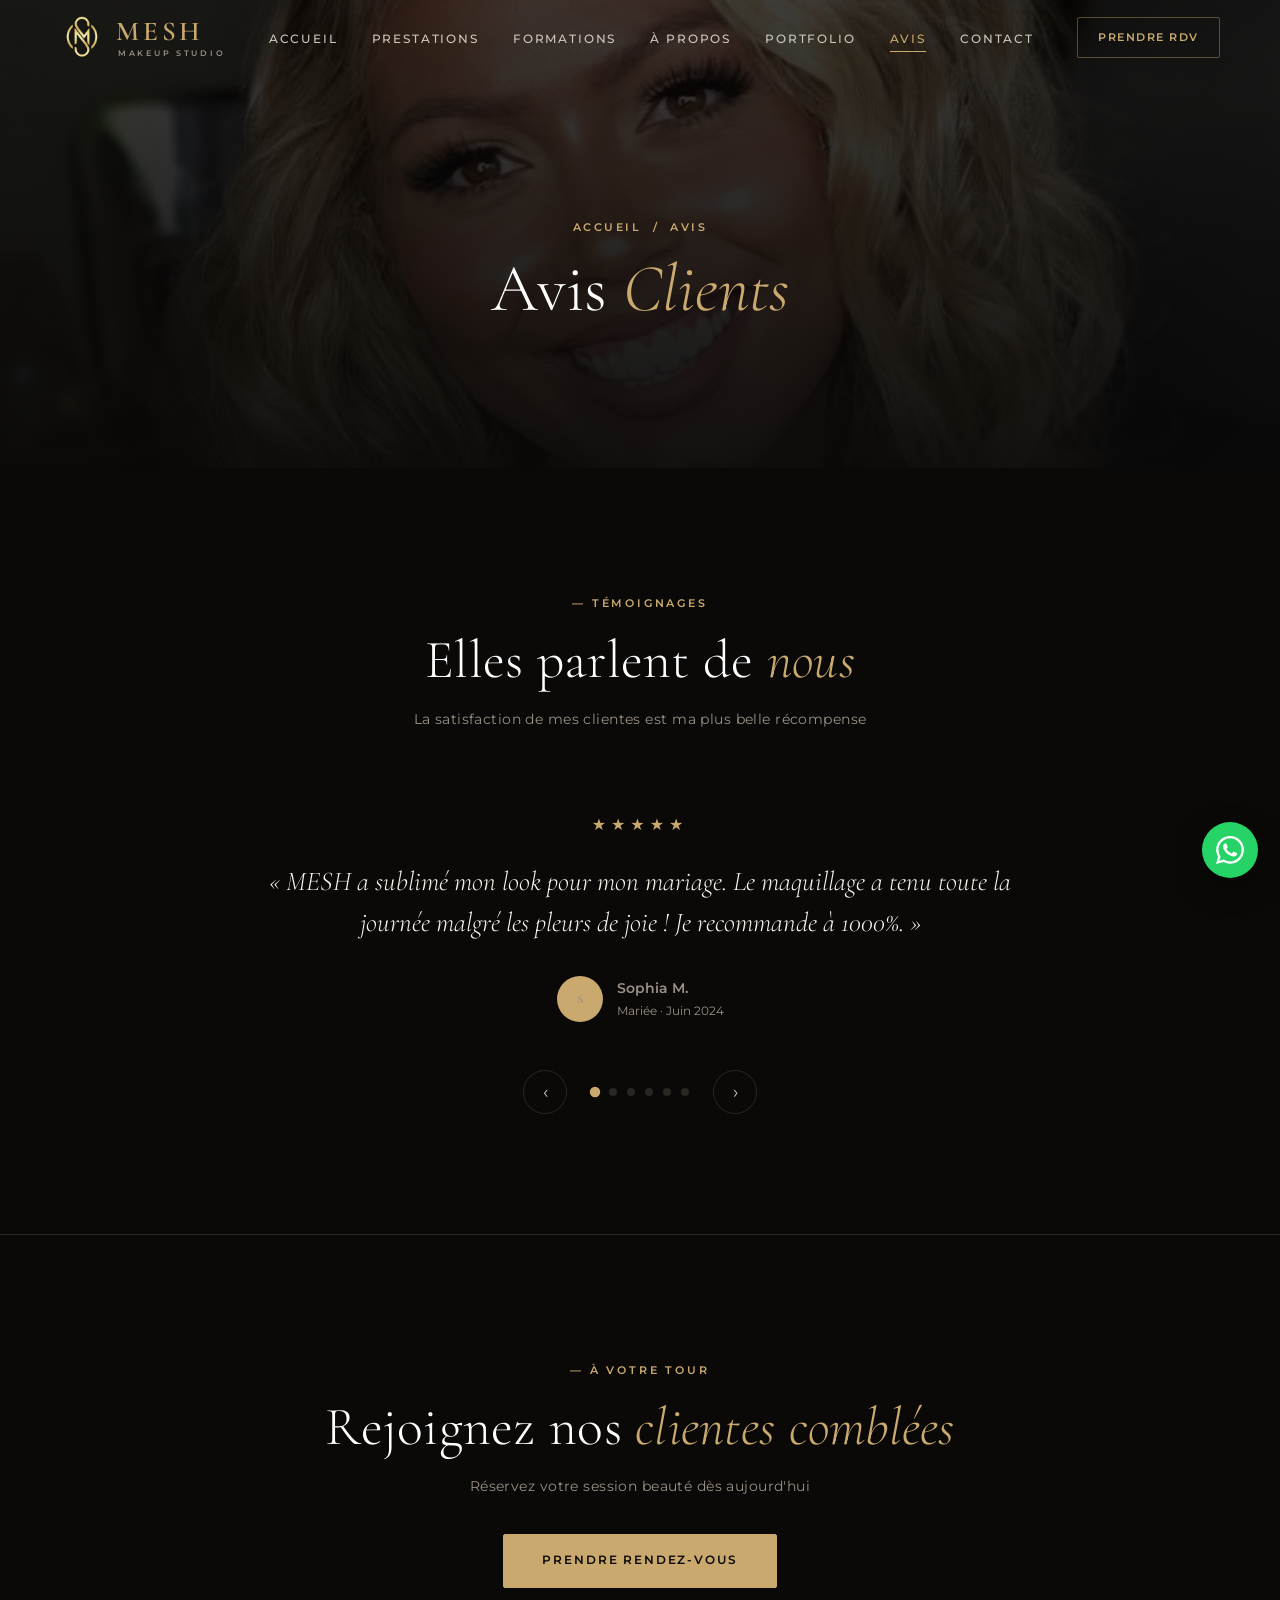
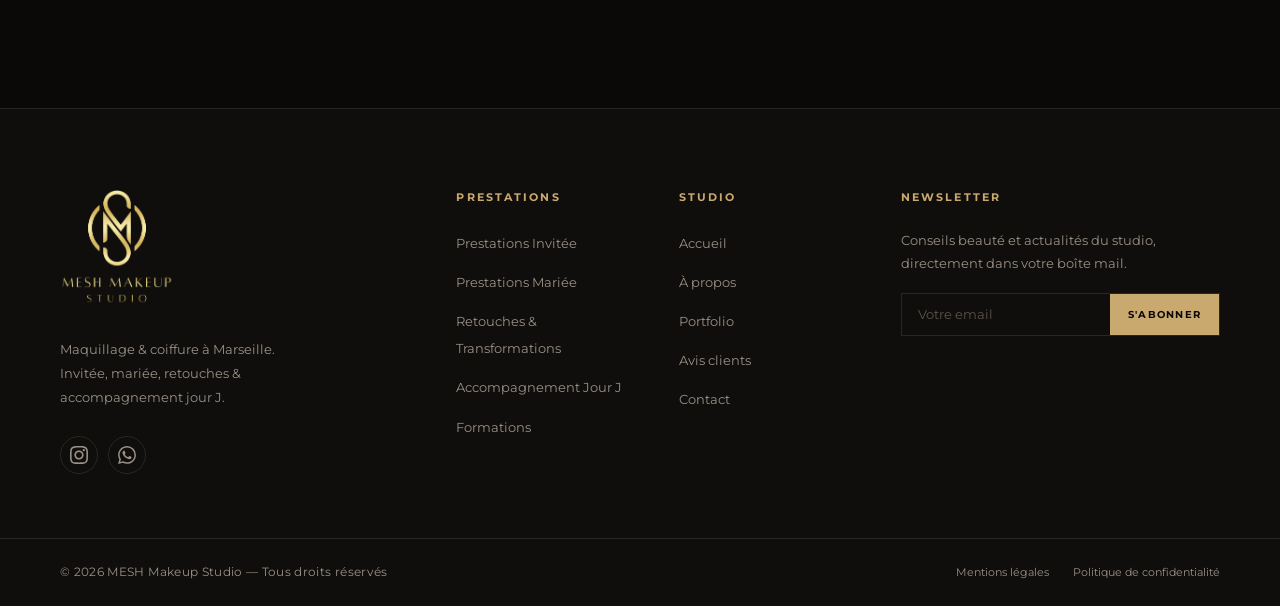
<file: avis.html>
<!DOCTYPE html>
<html lang="fr">
<head>
  <meta charset="UTF-8" />
  <meta name="viewport" content="width=device-width, initial-scale=1" />
  <title>Avis Clients — MESH Makeup Studio</title>
  <meta name="description" content="Les témoignages des clientes de MESH Makeup Studio, maquilleuse professionnelle à Marseille." />
  <meta name="theme-color" content="#0a0908" />
  <link rel="canonical" href="https://meshmakeupstudio.com/avis.html" />
  <link rel="icon" type="image/png" href="favicon.png" />
  <link rel="alternate icon" href="favicon.svg" type="image/svg+xml" />

  <meta property="og:type" content="website" />
  <meta property="og:url" content="https://meshmakeupstudio.com/avis.html" />
  <meta property="og:locale" content="fr_FR" />
  <meta property="og:site_name" content="MESH Makeup Studio" />
  <meta property="og:title" content="Avis Clients — MESH Makeup Studio" />
  <meta property="og:description" content="Elles parlent de nous : les témoignages de nos clientes." />
  <meta property="og:image" content="https://meshmakeupstudio.com/images/invitee-blond.jpg" />

  <link rel="preconnect" href="https://fonts.googleapis.com" />
  <link rel="preconnect" href="https://fonts.gstatic.com" crossorigin />
  <link href="https://fonts.googleapis.com/css2?family=Montserrat:wght@300;400;500;600;700&family=Cormorant+Garamond:ital,wght@0,300;0,400;0,500;0,600;1,300;1,400;1,500;1,600&display=swap" rel="stylesheet" />
  <link rel="stylesheet" href="style.css?v=20260624d" />
</head>
<body>
  <a class="skip-link" href="#main">Aller au contenu</a>

  <header class="site-header">
    <div class="header-inner">
      <a href="index.html" class="brand" aria-label="MESH Makeup Studio, accueil">
        <img class="brand-logo" src="images/logo-mark-gold.png" alt="" width="44" height="44" />
        <span class="brand-text">
          <span class="brand-mark">MESH</span>
          <span class="brand-sub">Makeup Studio</span>
        </span>
      </a>
      <button class="nav-toggle" type="button" aria-label="Ouvrir le menu" aria-controls="primary-nav" aria-expanded="false">
        <span></span><span></span><span></span>
      </button>
      <nav class="primary-nav" id="primary-nav" aria-label="Navigation principale">
        <ul>
          <li><a href="index.html">Accueil</a></li>
          <li><a href="services.html">Prestations</a></li>
          <li><a href="formations.html">Formations</a></li>
          <li><a href="about.html">À propos</a></li>
          <li><a href="portfolio.html">Portfolio</a></li>
          <li><a href="avis.html" aria-current="page">Avis</a></li>
          <li><a href="contact.html">Contact</a></li>
        </ul>
      </nav>
      <a href="contact.html" class="nav-cta">Prendre RDV</a>
    </div>
  </header>

  <main id="main">

    <section class="page-banner">
      <!-- PHOTO : bannière avis -->
      <img src="images/invitee-blond.jpg" alt="Avis clients MESH Makeup Studio" />
      <div class="page-banner-body">
        <p class="page-crumb"><a href="index.html">Accueil</a> &nbsp;/&nbsp; Avis</p>
        <h1 class="page-title">Avis <em>Clients</em></h1>
      </div>
    </section>

    <section class="section section--flush">
      <div class="container">
        <div class="section-head">
          <p class="eyebrow" data-reveal>Témoignages</p>
          <h2 class="section-title" data-reveal data-reveal-order="1">Elles parlent de <em>nous</em></h2>
          <p class="section-sub" data-reveal data-reveal-order="2">La satisfaction de mes clientes est ma plus belle récompense</p>
        </div>

        <div class="carousel" data-reveal>
          <div class="carousel-viewport">
            <div class="carousel-track">
              <blockquote class="review">
                <div class="review-stars" aria-label="5 sur 5">★★★★★</div>
                <p class="review-quote">« MESH a sublimé mon look pour mon mariage. Le maquillage a tenu toute la journée malgré les pleurs de joie ! Je recommande à 1000%. »</p>
                <div class="review-person"><span class="review-avatar" aria-hidden="true">S</span><span><strong>Sophia M.</strong><span>Mariée · Juin 2024</span></span></div>
              </blockquote>
              <blockquote class="review">
                <div class="review-stars" aria-label="5 sur 5">★★★★★</div>
                <p class="review-quote">« Shooting photo très exigeant, résultat bluffant. Les teintes étaient parfaites pour l'appareil et l'artiste d'une précision incroyable. »</p>
                <div class="review-person"><span class="review-avatar" aria-hidden="true">L</span><span><strong>Léa K.</strong><span>Shooting Éditorial</span></span></div>
              </blockquote>
              <blockquote class="review">
                <div class="review-stars" aria-label="5 sur 5">★★★★★</div>
                <p class="review-quote">« Grâce aux cours particuliers, j'ai enfin compris comment valoriser mes traits. L'enseignement est clair, patient et adapté à mon niveau. »</p>
                <div class="review-person"><span class="review-avatar" aria-hidden="true">N</span><span><strong>Nadia B.</strong><span>Cours Particuliers</span></span></div>
              </blockquote>
              <blockquote class="review">
                <div class="review-stars" aria-label="5 sur 5">★★★★★</div>
                <p class="review-quote">« Toute mon équipe de demoiselles d'honneur a été maquillée par MESH. Chaque look était différent mais cohérent. Un professionnalisme exemplaire. »</p>
                <div class="review-person"><span class="review-avatar" aria-hidden="true">A</span><span><strong>Amina R.</strong><span>Glam Squad · Mariage</span></span></div>
              </blockquote>
              <blockquote class="review">
                <div class="review-stars" aria-label="5 sur 5">★★★★★</div>
                <p class="review-quote">« Un maquillage de soirée absolument divin pour mon gala. J'ai reçu tellement de compliments ! MESH a un véritable don pour révéler la beauté. »</p>
                <div class="review-person"><span class="review-avatar" aria-hidden="true">C</span><span><strong>Camille D.</strong><span>Soirée de Gala</span></span></div>
              </blockquote>
              <blockquote class="review">
                <div class="review-stars" aria-label="5 sur 5">★★★★★</div>
                <p class="review-quote">« Douce, à l'écoute et tellement talentueuse. Mon maquillage naturel était parfait, exactement ce que je voulais. Je reviendrai sans hésiter ! »</p>
                <div class="review-person"><span class="review-avatar" aria-hidden="true">F</span><span><strong>Fatima Z.</strong><span>Maquillage Naturel</span></span></div>
              </blockquote>
            </div>
          </div>
          <div class="carousel-controls">
            <button class="carousel-arrow carousel-prev" type="button" aria-label="Avis précédent">‹</button>
            <div class="carousel-dots"></div>
            <button class="carousel-arrow carousel-next" type="button" aria-label="Avis suivant">›</button>
          </div>
        </div>
      </div>
    </section>

    <section class="section cta-band">
      <div class="container">
        <p class="eyebrow" data-reveal>À votre tour</p>
        <h2 class="section-title" data-reveal data-reveal-order="1">Rejoignez nos <em>clientes comblées</em></h2>
        <p class="section-sub" data-reveal data-reveal-order="2">Réservez votre session beauté dès aujourd'hui</p>
        <div data-reveal data-reveal-order="3"><a href="contact.html" class="btn btn--solid">Prendre rendez-vous</a></div>
      </div>
    </section>

  </main>

  <footer class="site-footer">
    <div class="footer-top">
      <div class="container">
        <div class="footer-grid">
          <div class="footer-brand">
            <a href="index.html" class="footer-logo-link" aria-label="MESH Makeup Studio, accueil"><img class="footer-logo-img" src="images/logo-full-gold.png" alt="MESH Makeup Studio" /></a>
            <p>Maquillage &amp; coiffure à Marseille. Invitée, mariée, retouches &amp; accompagnement jour J.</p>
            <div class="footer-social">
              <a href="https://www.instagram.com/mesh_makeup_studio" target="_blank" rel="noopener noreferrer" aria-label="Instagram"><svg width="18" height="18" viewBox="0 0 24 24" fill="currentColor"><path d="M12 2.163c3.204 0 3.584.012 4.85.07 3.252.148 4.771 1.691 4.919 4.919.058 1.265.069 1.645.069 4.849 0 3.205-.012 3.584-.069 4.849-.149 3.225-1.664 4.771-4.919 4.919-1.266.058-1.644.07-4.85.07-3.204 0-3.584-.012-4.849-.07-3.26-.149-4.771-1.699-4.919-4.92-.058-1.265-.07-1.644-.07-4.849 0-3.204.013-3.583.07-4.849.149-3.227 1.664-4.771 4.919-4.919 1.266-.057 1.645-.069 4.849-.069zm0-2.163c-3.259 0-3.667.014-4.947.072-4.358.2-6.78 2.618-6.98 6.98-.059 1.281-.073 1.689-.073 4.948 0 3.259.014 3.668.072 4.948.2 4.358 2.618 6.78 6.98 6.98 1.281.058 1.689.072 4.948.072 3.259 0 3.668-.014 4.948-.072 4.354-.2 6.782-2.618 6.979-6.98.059-1.28.073-1.689.073-4.948 0-3.259-.014-3.667-.072-4.947-.196-4.354-2.617-6.78-6.979-6.98-1.281-.059-1.69-.073-4.949-.073zm0 5.838c-3.403 0-6.162 2.759-6.162 6.162s2.759 6.163 6.162 6.163 6.162-2.759 6.162-6.163c0-3.403-2.759-6.162-6.162-6.162zm0 10.162c-2.209 0-4-1.79-4-4 0-2.209 1.791-4 4-4s4 1.791 4 4c0 2.21-1.791 4-4 4zm6.406-11.845c-.796 0-1.441.645-1.441 1.44s.645 1.44 1.441 1.44c.795 0 1.439-.645 1.439-1.44s-.644-1.44-1.439-1.44z"/></svg></a>
              <a class="js-whatsapp" href="https://wa.me/33646925489" target="_blank" rel="noopener noreferrer" aria-label="WhatsApp"><svg width="18" height="18" viewBox="0 0 24 24" fill="currentColor"><path d="M17.472 14.382c-.297-.149-1.758-.867-2.03-.967-.273-.099-.471-.148-.67.15-.197.297-.767.966-.94 1.164-.173.199-.347.223-.644.075-.297-.15-1.255-.463-2.39-1.475-.883-.788-1.48-1.761-1.653-2.059-.173-.297-.018-.458.13-.606.134-.133.298-.347.446-.52.149-.174.198-.298.298-.497.099-.198.05-.371-.025-.52-.075-.149-.669-1.612-.916-2.207-.242-.579-.487-.5-.669-.51-.173-.008-.371-.01-.57-.01-.198 0-.52.074-.792.372-.272.297-1.04 1.016-1.04 2.479 0 1.462 1.065 2.875 1.213 3.074.149.198 2.096 3.2 5.077 4.487.709.306 1.262.489 1.694.625.712.227 1.36.195 1.871.118.571-.085 1.758-.719 2.006-1.413.248-.694.248-1.289.173-1.413-.074-.124-.272-.198-.57-.347m-5.421 7.403h-.004a9.87 9.87 0 01-5.031-1.378l-.361-.214-3.741.982.998-3.648-.235-.374a9.86 9.86 0 01-1.51-5.26c.001-5.45 4.436-9.884 9.888-9.884 2.64 0 5.122 1.03 6.988 2.898a9.825 9.825 0 012.893 6.994c-.003 5.45-4.437 9.884-9.885 9.884m8.413-18.297A11.815 11.815 0 0012.05 0C5.495 0 .16 5.335.157 11.892c0 2.096.547 4.142 1.588 5.945L.057 24l6.305-1.654a11.882 11.882 0 005.683 1.448h.005c6.554 0 11.89-5.335 11.893-11.893a11.821 11.821 0 00-3.48-8.413z"/></svg></a>
            </div>
          </div>
          <nav class="footer-col" aria-label="Liens prestations">
            <h4>Prestations</h4>
            <ul>
              <li><a href="services.html">Prestations Invitée</a></li>
              <li><a href="services.html">Prestations Mariée</a></li>
              <li><a href="services.html">Retouches &amp; Transformations</a></li>
              <li><a href="services.html">Accompagnement Jour J</a></li>
              <li><a href="formations.html">Formations</a></li>
            </ul>
          </nav>
          <nav class="footer-col" aria-label="Liens studio">
            <h4>Studio</h4>
            <ul>
              <li><a href="index.html">Accueil</a></li>
              <li><a href="about.html">À propos</a></li>
              <li><a href="portfolio.html">Portfolio</a></li>
              <li><a href="avis.html">Avis clients</a></li>
              <li><a href="contact.html">Contact</a></li>
            </ul>
          </nav>
          <div class="footer-news">
            <h4>Newsletter</h4>
            <p>Conseils beauté et actualités du studio, directement dans votre boîte mail.</p>
            <form class="news-form" novalidate>
              <label class="sr-only" for="news-email-avis">Votre email</label>
              <input id="news-email-avis" type="email" placeholder="Votre email" autocomplete="email" required />
              <button type="submit">S'abonner</button>
            </form>
          </div>
        </div>
      </div>
    </div>
    <div class="footer-bottom">
      <div class="container">
        <p>© <span data-year>2026</span> MESH Makeup Studio — Tous droits réservés</p>
        <div class="footer-legal">
          <a href="mentions-legales.html">Mentions légales</a>
          <a href="confidentialite.html">Politique de confidentialité</a>
        </div>
      </div>
    </div>
  </footer>

  <a class="wa-float js-whatsapp" href="https://wa.me/33646925489" target="_blank" rel="noopener noreferrer" aria-label="Nous contacter sur WhatsApp">
    <svg viewBox="0 0 24 24" fill="currentColor" aria-hidden="true"><path d="M17.472 14.382c-.297-.149-1.758-.867-2.03-.967-.273-.099-.471-.148-.67.15-.197.297-.767.966-.94 1.164-.173.199-.347.223-.644.075-.297-.15-1.255-.463-2.39-1.475-.883-.788-1.48-1.761-1.653-2.059-.173-.297-.018-.458.13-.606.134-.133.298-.347.446-.52.149-.174.198-.298.298-.497.099-.198.05-.371-.025-.52-.075-.149-.669-1.612-.916-2.207-.242-.579-.487-.5-.669-.51-.173-.008-.371-.01-.57-.01-.198 0-.52.074-.792.372-.272.297-1.04 1.016-1.04 2.479 0 1.462 1.065 2.875 1.213 3.074.149.198 2.096 3.2 5.077 4.487.709.306 1.262.489 1.694.625.712.227 1.36.195 1.871.118.571-.085 1.758-.719 2.006-1.413.248-.694.248-1.289.173-1.413-.074-.124-.272-.198-.57-.347m-5.421 7.403h-.004a9.87 9.87 0 01-5.031-1.378l-.361-.214-3.741.982.998-3.648-.235-.374a9.86 9.86 0 01-1.51-5.26c.001-5.45 4.436-9.884 9.888-9.884 2.64 0 5.122 1.03 6.988 2.898a9.825 9.825 0 012.893 6.994c-.003 5.45-4.437 9.884-9.885 9.884m8.413-18.297A11.815 11.815 0 0012.05 0C5.495 0 .16 5.335.157 11.892c0 2.096.547 4.142 1.588 5.945L.057 24l6.305-1.654a11.882 11.882 0 005.683 1.448h.005c6.554 0 11.89-5.335 11.893-11.893a11.821 11.821 0 00-3.48-8.413z"/></svg>
  </a>

  <script src="script.js?v=20260624d" defer></script>
</body>
</html>
</file>
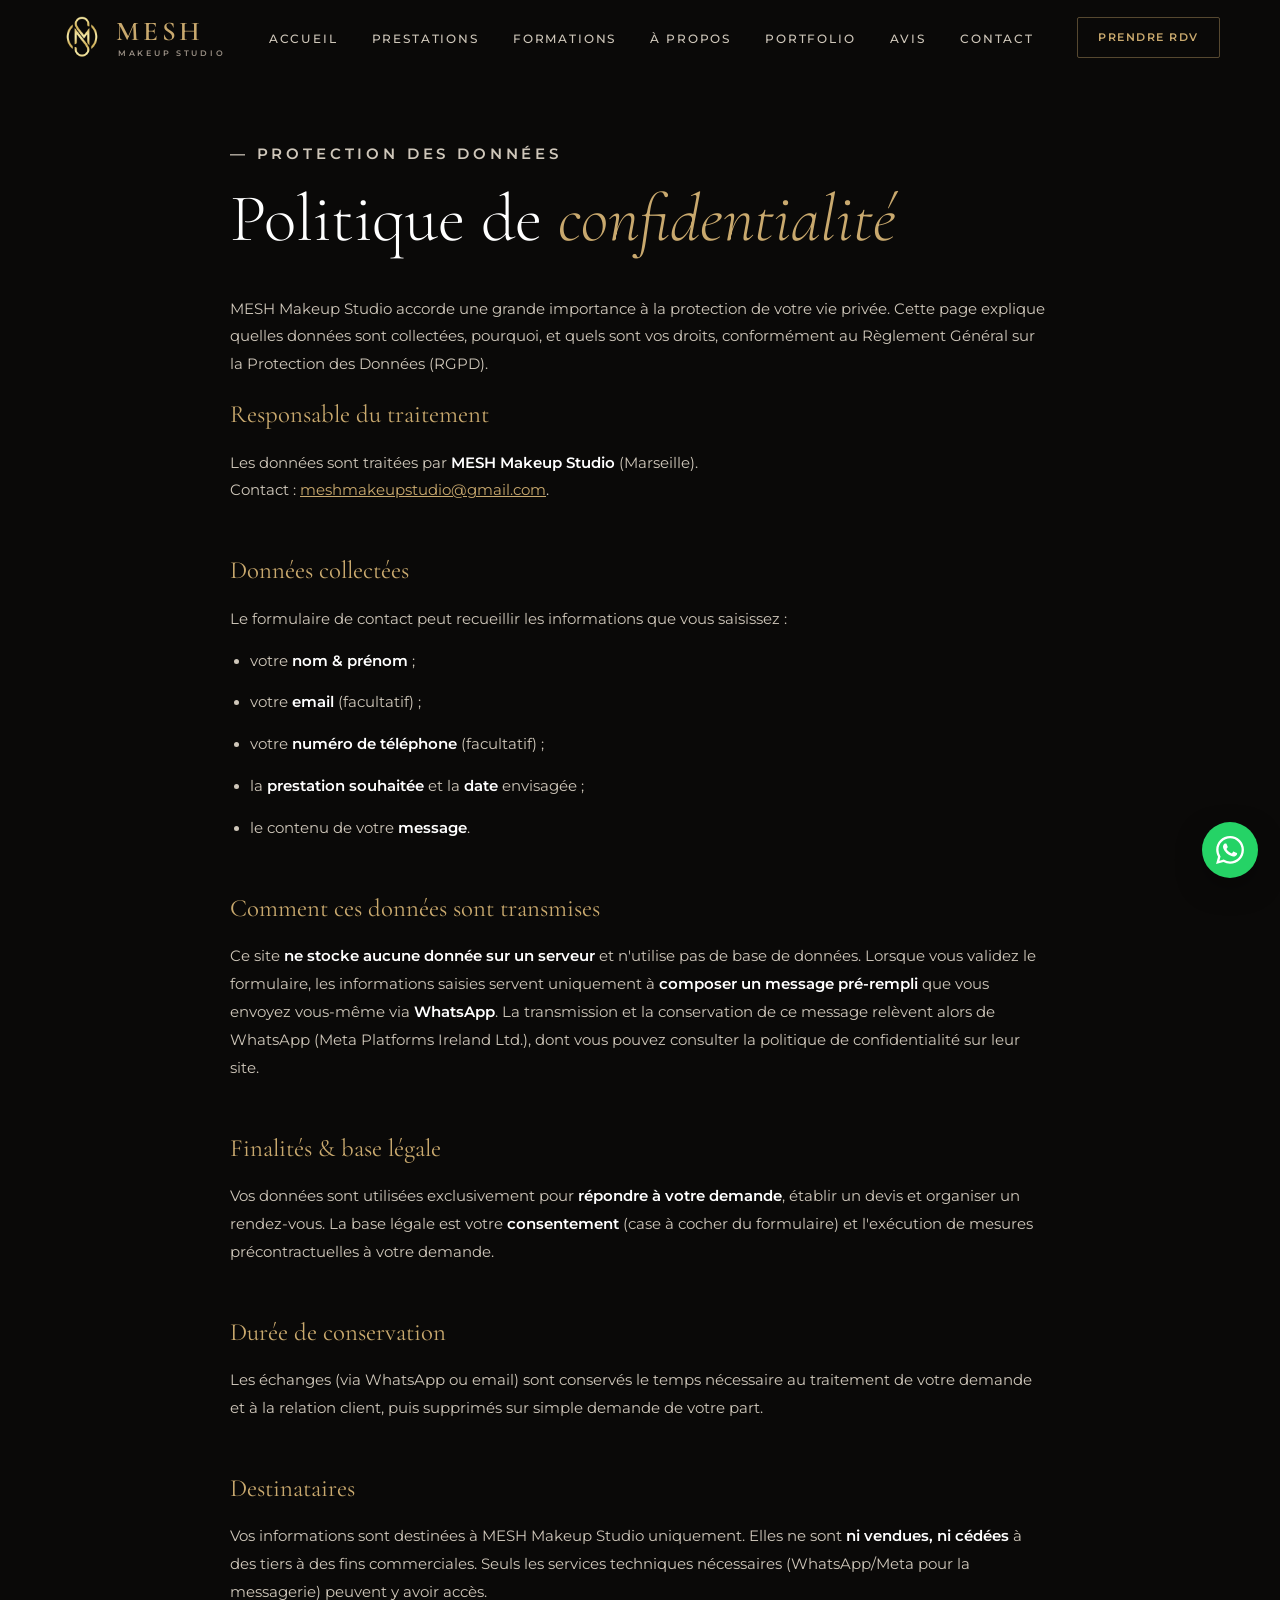
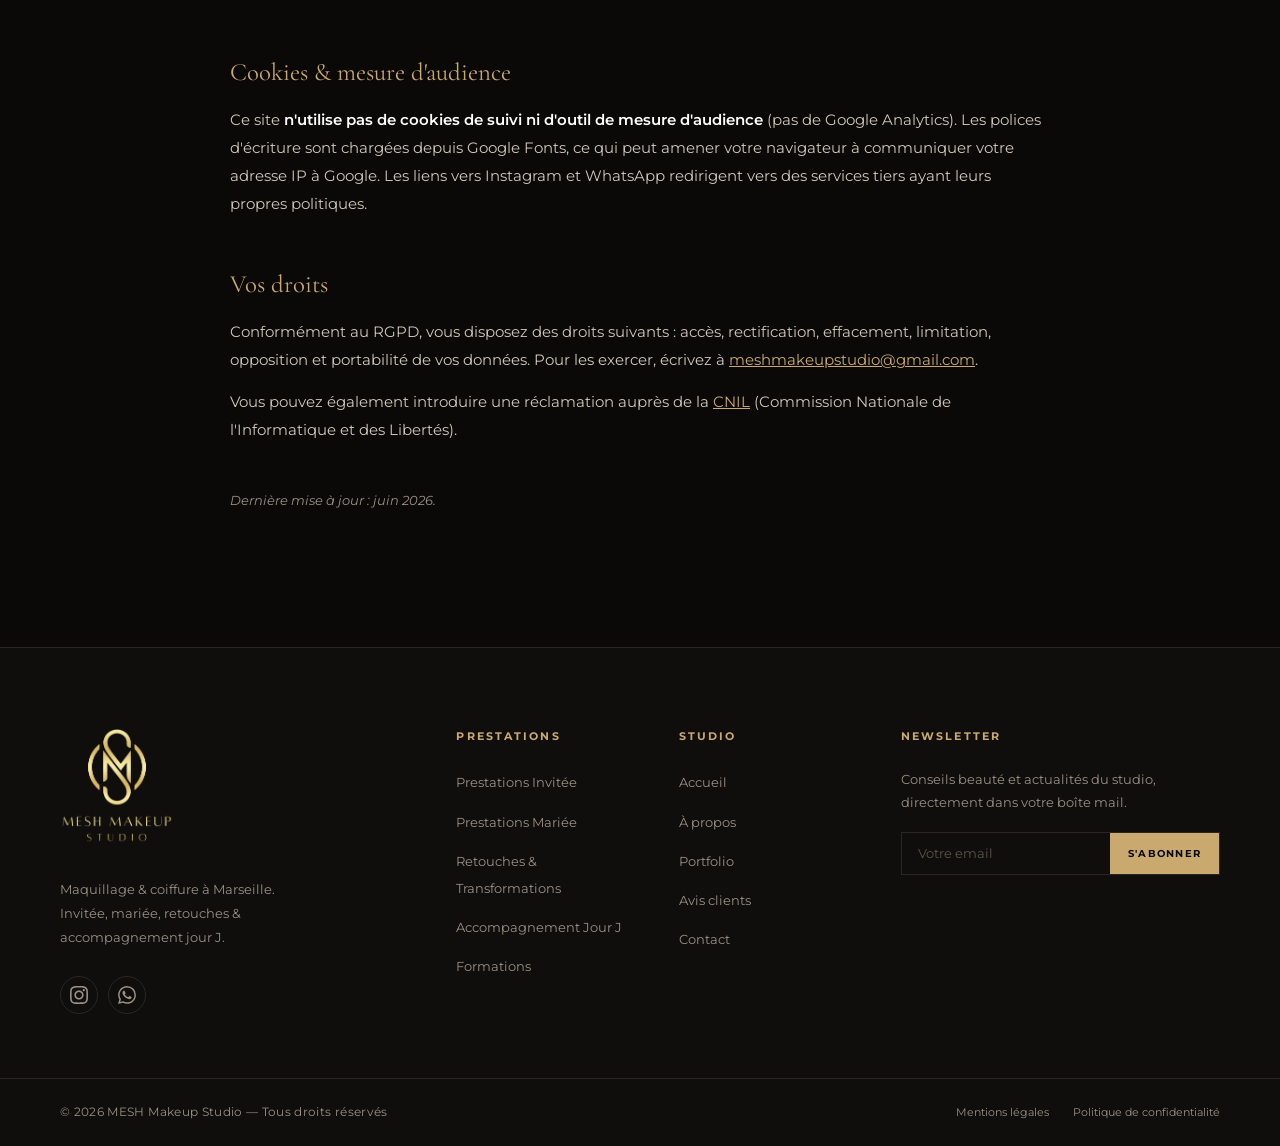
<file: confidentialite.html>
<!DOCTYPE html>
<html lang="fr">
<head>
  <meta charset="UTF-8" />
  <meta name="viewport" content="width=device-width, initial-scale=1" />
  <title>Politique de confidentialité — MESH Makeup Studio</title>
  <meta name="description" content="Politique de confidentialité et protection des données (RGPD) de MESH Makeup Studio." />
  <meta name="robots" content="noindex" />
  <meta name="theme-color" content="#0a0908" />
  <link rel="canonical" href="https://meshmakeupstudio.com/confidentialite.html" />
  <link rel="icon" type="image/png" href="favicon.png" />
  <link rel="alternate icon" href="favicon.svg" type="image/svg+xml" />
  <link rel="preconnect" href="https://fonts.googleapis.com" />
  <link rel="preconnect" href="https://fonts.gstatic.com" crossorigin />
  <link href="https://fonts.googleapis.com/css2?family=Montserrat:wght@300;400;500;600;700&family=Cormorant+Garamond:ital,wght@0,300;0,400;0,500;0,600;1,300;1,400;1,500;1,600&display=swap" rel="stylesheet" />
  <link rel="stylesheet" href="style.css?v=20260624d" />
</head>
<body>
  <a class="skip-link" href="#main">Aller au contenu</a>

  <header class="site-header">
    <div class="header-inner">
      <a href="index.html" class="brand" aria-label="MESH Makeup Studio, accueil">
        <img class="brand-logo" src="images/logo-mark-gold.png" alt="" width="44" height="44" />
        <span class="brand-text">
          <span class="brand-mark">MESH</span>
          <span class="brand-sub">Makeup Studio</span>
        </span>
      </a>
      <button class="nav-toggle" type="button" aria-label="Ouvrir le menu" aria-controls="primary-nav" aria-expanded="false">
        <span></span><span></span><span></span>
      </button>
      <nav class="primary-nav" id="primary-nav" aria-label="Navigation principale">
        <ul>
          <li><a href="index.html">Accueil</a></li>
          <li><a href="services.html">Prestations</a></li>
          <li><a href="formations.html">Formations</a></li>
          <li><a href="about.html">À propos</a></li>
          <li><a href="portfolio.html">Portfolio</a></li>
          <li><a href="avis.html">Avis</a></li>
          <li><a href="contact.html">Contact</a></li>
        </ul>
      </nav>
      <a href="contact.html" class="nav-cta">Prendre RDV</a>
    </div>
  </header>

  <main id="main">
    <section class="section section--flush" style="padding-top: calc(var(--header-h) + 64px);">
      <div class="container">
        <div class="legal">
          <p class="eyebrow">Protection des données</p>
          <h1 class="page-title" style="text-align:left; margin-bottom:40px;">Politique de <em>confidentialité</em></h1>

          <p>MESH Makeup Studio accorde une grande importance à la protection de votre vie privée.
            Cette page explique quelles données sont collectées, pourquoi, et quels sont vos droits,
            conformément au Règlement Général sur la Protection des Données (RGPD).</p>

          <h2>Responsable du traitement</h2>
          <p>
            Les données sont traitées par <strong>MESH Makeup Studio</strong> (Marseille).<br />
            Contact : <a href="mailto:meshmakeupstudio@gmail.com">meshmakeupstudio@gmail.com</a>.
          </p>

          <h2>Données collectées</h2>
          <p>Le formulaire de contact peut recueillir les informations que vous saisissez :</p>
          <ul>
            <li>votre <strong>nom &amp; prénom</strong> ;</li>
            <li>votre <strong>email</strong> (facultatif) ;</li>
            <li>votre <strong>numéro de téléphone</strong> (facultatif) ;</li>
            <li>la <strong>prestation souhaitée</strong> et la <strong>date</strong> envisagée ;</li>
            <li>le contenu de votre <strong>message</strong>.</li>
          </ul>

          <h2>Comment ces données sont transmises</h2>
          <p>
            Ce site <strong>ne stocke aucune donnée sur un serveur</strong> et n'utilise pas de base
            de données. Lorsque vous validez le formulaire, les informations saisies servent
            uniquement à <strong>composer un message pré-rempli</strong> que vous envoyez vous-même
            via <strong>WhatsApp</strong>. La transmission et la conservation de ce message relèvent
            alors de WhatsApp (Meta Platforms Ireland Ltd.), dont vous pouvez consulter la politique
            de confidentialité sur leur site.
          </p>

          <h2>Finalités &amp; base légale</h2>
          <p>
            Vos données sont utilisées exclusivement pour <strong>répondre à votre demande</strong>,
            établir un devis et organiser un rendez-vous. La base légale est votre
            <strong>consentement</strong> (case à cocher du formulaire) et l'exécution de mesures
            précontractuelles à votre demande.
          </p>

          <h2>Durée de conservation</h2>
          <p>
            Les échanges (via WhatsApp ou email) sont conservés le temps nécessaire au traitement de
            votre demande et à la relation client, puis supprimés sur simple demande de votre part.
          </p>

          <h2>Destinataires</h2>
          <p>
            Vos informations sont destinées à MESH Makeup Studio uniquement. Elles ne sont
            <strong>ni vendues, ni cédées</strong> à des tiers à des fins commerciales. Seuls les
            services techniques nécessaires (WhatsApp/Meta pour la messagerie) peuvent y avoir accès.
          </p>

          <h2>Cookies &amp; mesure d'audience</h2>
          <p>
            Ce site <strong>n'utilise pas de cookies de suivi ni d'outil de mesure d'audience</strong>
            (pas de Google Analytics). Les polices d'écriture sont chargées depuis Google Fonts, ce
            qui peut amener votre navigateur à communiquer votre adresse IP à Google. Les liens vers
            Instagram et WhatsApp redirigent vers des services tiers ayant leurs propres politiques.
          </p>

          <h2>Vos droits</h2>
          <p>Conformément au RGPD, vous disposez des droits suivants : accès, rectification,
            effacement, limitation, opposition et portabilité de vos données. Pour les exercer,
            écrivez à <a href="mailto:meshmakeupstudio@gmail.com">meshmakeupstudio@gmail.com</a>.</p>
          <p>Vous pouvez également introduire une réclamation auprès de la
            <a href="https://www.cnil.fr" target="_blank" rel="noopener noreferrer">CNIL</a>
            (Commission Nationale de l'Informatique et des Libertés).</p>

          <p class="updated">Dernière mise à jour : juin 2026.</p>
        </div>
      </div>
    </section>
  </main>

  <footer class="site-footer">
    <div class="footer-top">
      <div class="container">
        <div class="footer-grid">
          <div class="footer-brand">
            <a href="index.html" class="footer-logo-link" aria-label="MESH Makeup Studio, accueil"><img class="footer-logo-img" src="images/logo-full-gold.png" alt="MESH Makeup Studio" /></a>
            <p>Maquillage &amp; coiffure à Marseille. Invitée, mariée, retouches &amp; accompagnement jour J.</p>
            <div class="footer-social">
              <a href="https://www.instagram.com/mesh_makeup_studio" target="_blank" rel="noopener noreferrer" aria-label="Instagram"><svg width="18" height="18" viewBox="0 0 24 24" fill="currentColor"><path d="M12 2.163c3.204 0 3.584.012 4.85.07 3.252.148 4.771 1.691 4.919 4.919.058 1.265.069 1.645.069 4.849 0 3.205-.012 3.584-.069 4.849-.149 3.225-1.664 4.771-4.919 4.919-1.266.058-1.644.07-4.85.07-3.204 0-3.584-.012-4.849-.07-3.26-.149-4.771-1.699-4.919-4.92-.058-1.265-.07-1.644-.07-4.849 0-3.204.013-3.583.07-4.849.149-3.227 1.664-4.771 4.919-4.919 1.266-.057 1.645-.069 4.849-.069zm0-2.163c-3.259 0-3.667.014-4.947.072-4.358.2-6.78 2.618-6.98 6.98-.059 1.281-.073 1.689-.073 4.948 0 3.259.014 3.668.072 4.948.2 4.358 2.618 6.78 6.98 6.98 1.281.058 1.689.072 4.948.072 3.259 0 3.668-.014 4.948-.072 4.354-.2 6.782-2.618 6.979-6.98.059-1.28.073-1.689.073-4.948 0-3.259-.014-3.667-.072-4.947-.196-4.354-2.617-6.78-6.979-6.98-1.281-.059-1.69-.073-4.949-.073zm0 5.838c-3.403 0-6.162 2.759-6.162 6.162s2.759 6.163 6.162 6.163 6.162-2.759 6.162-6.163c0-3.403-2.759-6.162-6.162-6.162zm0 10.162c-2.209 0-4-1.79-4-4 0-2.209 1.791-4 4-4s4 1.791 4 4c0 2.21-1.791 4-4 4zm6.406-11.845c-.796 0-1.441.645-1.441 1.44s.645 1.44 1.441 1.44c.795 0 1.439-.645 1.439-1.44s-.644-1.44-1.439-1.44z"/></svg></a>
              <a class="js-whatsapp" href="https://wa.me/33646925489" target="_blank" rel="noopener noreferrer" aria-label="WhatsApp"><svg width="18" height="18" viewBox="0 0 24 24" fill="currentColor"><path d="M17.472 14.382c-.297-.149-1.758-.867-2.03-.967-.273-.099-.471-.148-.67.15-.197.297-.767.966-.94 1.164-.173.199-.347.223-.644.075-.297-.15-1.255-.463-2.39-1.475-.883-.788-1.48-1.761-1.653-2.059-.173-.297-.018-.458.13-.606.134-.133.298-.347.446-.52.149-.174.198-.298.298-.497.099-.198.05-.371-.025-.52-.075-.149-.669-1.612-.916-2.207-.242-.579-.487-.5-.669-.51-.173-.008-.371-.01-.57-.01-.198 0-.52.074-.792.372-.272.297-1.04 1.016-1.04 2.479 0 1.462 1.065 2.875 1.213 3.074.149.198 2.096 3.2 5.077 4.487.709.306 1.262.489 1.694.625.712.227 1.36.195 1.871.118.571-.085 1.758-.719 2.006-1.413.248-.694.248-1.289.173-1.413-.074-.124-.272-.198-.57-.347m-5.421 7.403h-.004a9.87 9.87 0 01-5.031-1.378l-.361-.214-3.741.982.998-3.648-.235-.374a9.86 9.86 0 01-1.51-5.26c.001-5.45 4.436-9.884 9.888-9.884 2.64 0 5.122 1.03 6.988 2.898a9.825 9.825 0 012.893 6.994c-.003 5.45-4.437 9.884-9.885 9.884m8.413-18.297A11.815 11.815 0 0012.05 0C5.495 0 .16 5.335.157 11.892c0 2.096.547 4.142 1.588 5.945L.057 24l6.305-1.654a11.882 11.882 0 005.683 1.448h.005c6.554 0 11.89-5.335 11.893-11.893a11.821 11.821 0 00-3.48-8.413z"/></svg></a>
            </div>
          </div>
          <nav class="footer-col" aria-label="Liens prestations">
            <h4>Prestations</h4>
            <ul>
              <li><a href="services.html">Prestations Invitée</a></li>
              <li><a href="services.html">Prestations Mariée</a></li>
              <li><a href="services.html">Retouches &amp; Transformations</a></li>
              <li><a href="services.html">Accompagnement Jour J</a></li>
              <li><a href="formations.html">Formations</a></li>
            </ul>
          </nav>
          <nav class="footer-col" aria-label="Liens studio">
            <h4>Studio</h4>
            <ul>
              <li><a href="index.html">Accueil</a></li>
              <li><a href="about.html">À propos</a></li>
              <li><a href="portfolio.html">Portfolio</a></li>
              <li><a href="avis.html">Avis clients</a></li>
              <li><a href="contact.html">Contact</a></li>
            </ul>
          </nav>
          <div class="footer-news">
            <h4>Newsletter</h4>
            <p>Conseils beauté et actualités du studio, directement dans votre boîte mail.</p>
            <form class="news-form" novalidate>
              <label class="sr-only" for="news-email-conf">Votre email</label>
              <input id="news-email-conf" type="email" placeholder="Votre email" autocomplete="email" required />
              <button type="submit">S'abonner</button>
            </form>
          </div>
        </div>
      </div>
    </div>
    <div class="footer-bottom">
      <div class="container">
        <p>© <span data-year>2026</span> MESH Makeup Studio — Tous droits réservés</p>
        <div class="footer-legal">
          <a href="mentions-legales.html">Mentions légales</a>
          <a href="confidentialite.html">Politique de confidentialité</a>
        </div>
      </div>
    </div>
  </footer>

  <a class="wa-float js-whatsapp" href="https://wa.me/33646925489" target="_blank" rel="noopener noreferrer" aria-label="Nous contacter sur WhatsApp">
    <svg viewBox="0 0 24 24" fill="currentColor" aria-hidden="true"><path d="M17.472 14.382c-.297-.149-1.758-.867-2.03-.967-.273-.099-.471-.148-.67.15-.197.297-.767.966-.94 1.164-.173.199-.347.223-.644.075-.297-.15-1.255-.463-2.39-1.475-.883-.788-1.48-1.761-1.653-2.059-.173-.297-.018-.458.13-.606.134-.133.298-.347.446-.52.149-.174.198-.298.298-.497.099-.198.05-.371-.025-.52-.075-.149-.669-1.612-.916-2.207-.242-.579-.487-.5-.669-.51-.173-.008-.371-.01-.57-.01-.198 0-.52.074-.792.372-.272.297-1.04 1.016-1.04 2.479 0 1.462 1.065 2.875 1.213 3.074.149.198 2.096 3.2 5.077 4.487.709.306 1.262.489 1.694.625.712.227 1.36.195 1.871.118.571-.085 1.758-.719 2.006-1.413.248-.694.248-1.289.173-1.413-.074-.124-.272-.198-.57-.347m-5.421 7.403h-.004a9.87 9.87 0 01-5.031-1.378l-.361-.214-3.741.982.998-3.648-.235-.374a9.86 9.86 0 01-1.51-5.26c.001-5.45 4.436-9.884 9.888-9.884 2.64 0 5.122 1.03 6.988 2.898a9.825 9.825 0 012.893 6.994c-.003 5.45-4.437 9.884-9.885 9.884m8.413-18.297A11.815 11.815 0 0012.05 0C5.495 0 .16 5.335.157 11.892c0 2.096.547 4.142 1.588 5.945L.057 24l6.305-1.654a11.882 11.882 0 005.683 1.448h.005c6.554 0 11.89-5.335 11.893-11.893a11.821 11.821 0 00-3.48-8.413z"/></svg>
  </a>

  <script src="script.js?v=20260624d" defer></script>
</body>
</html>
</file>
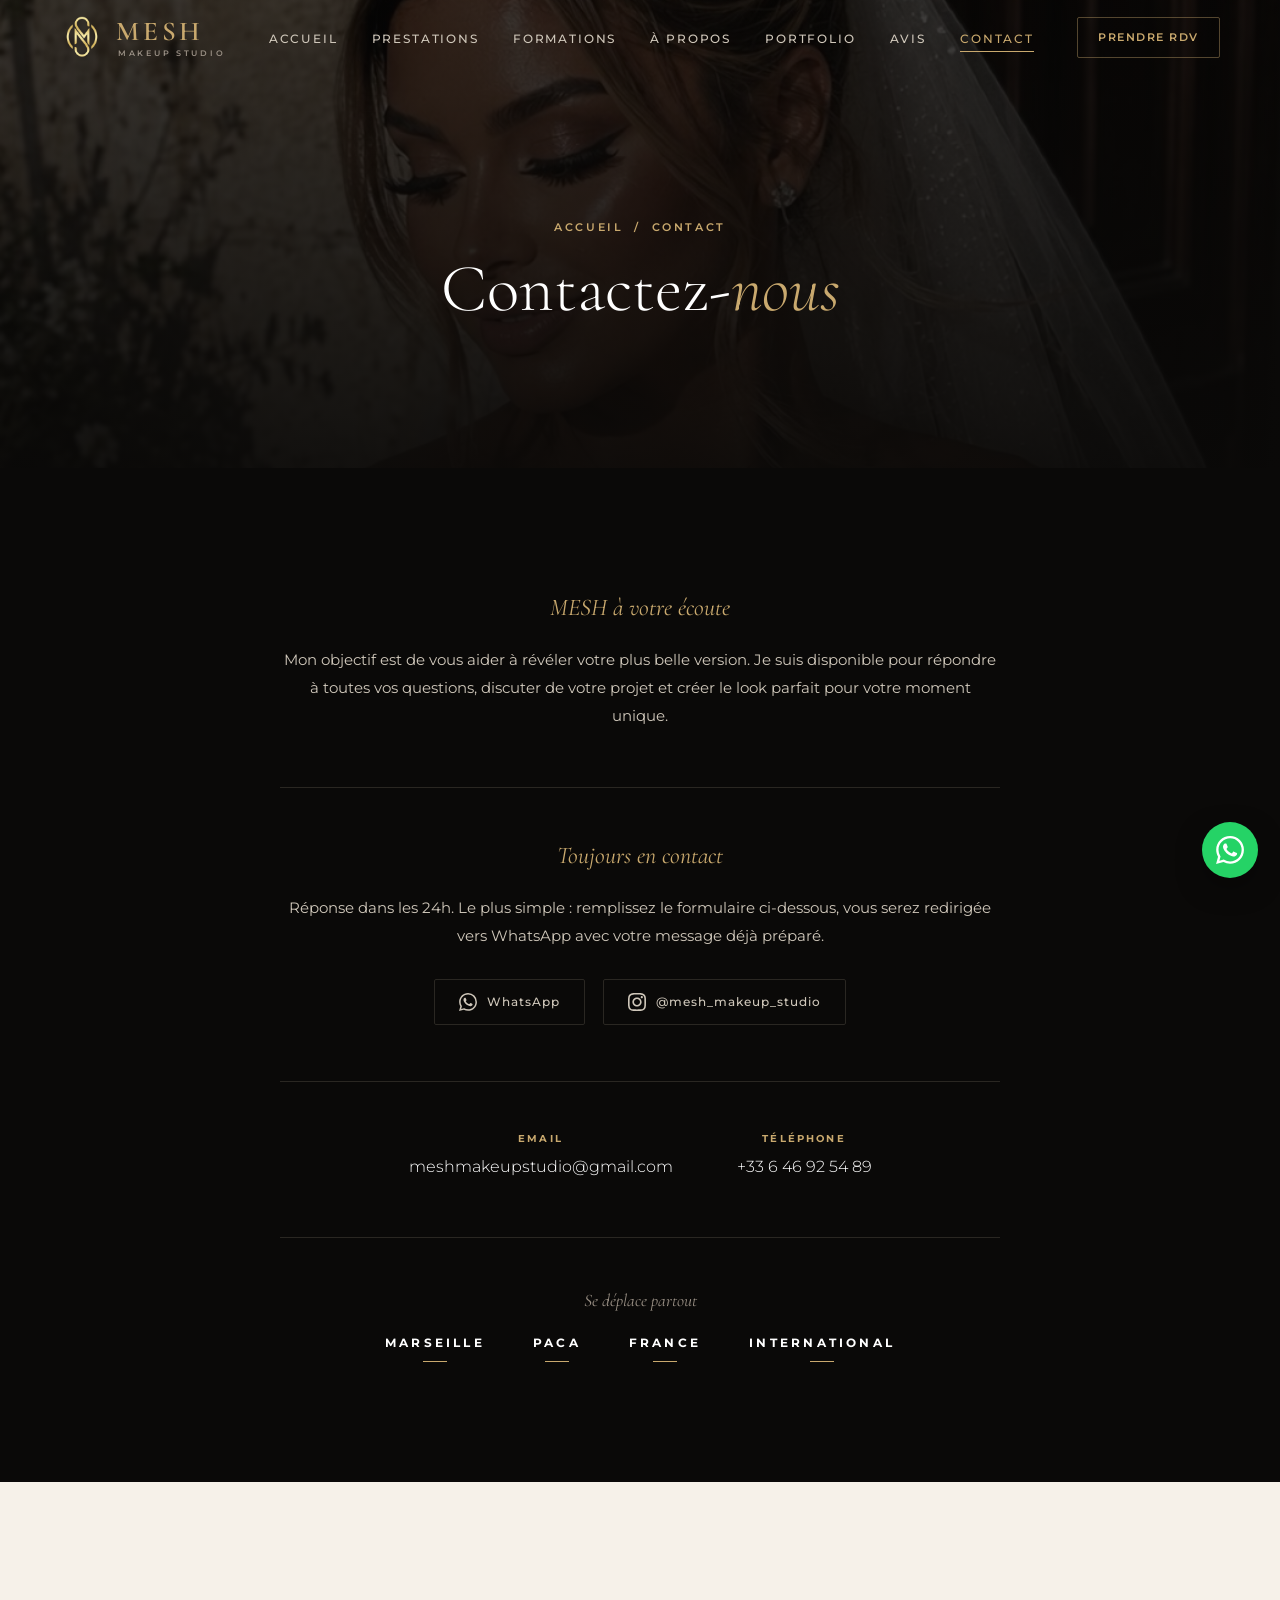
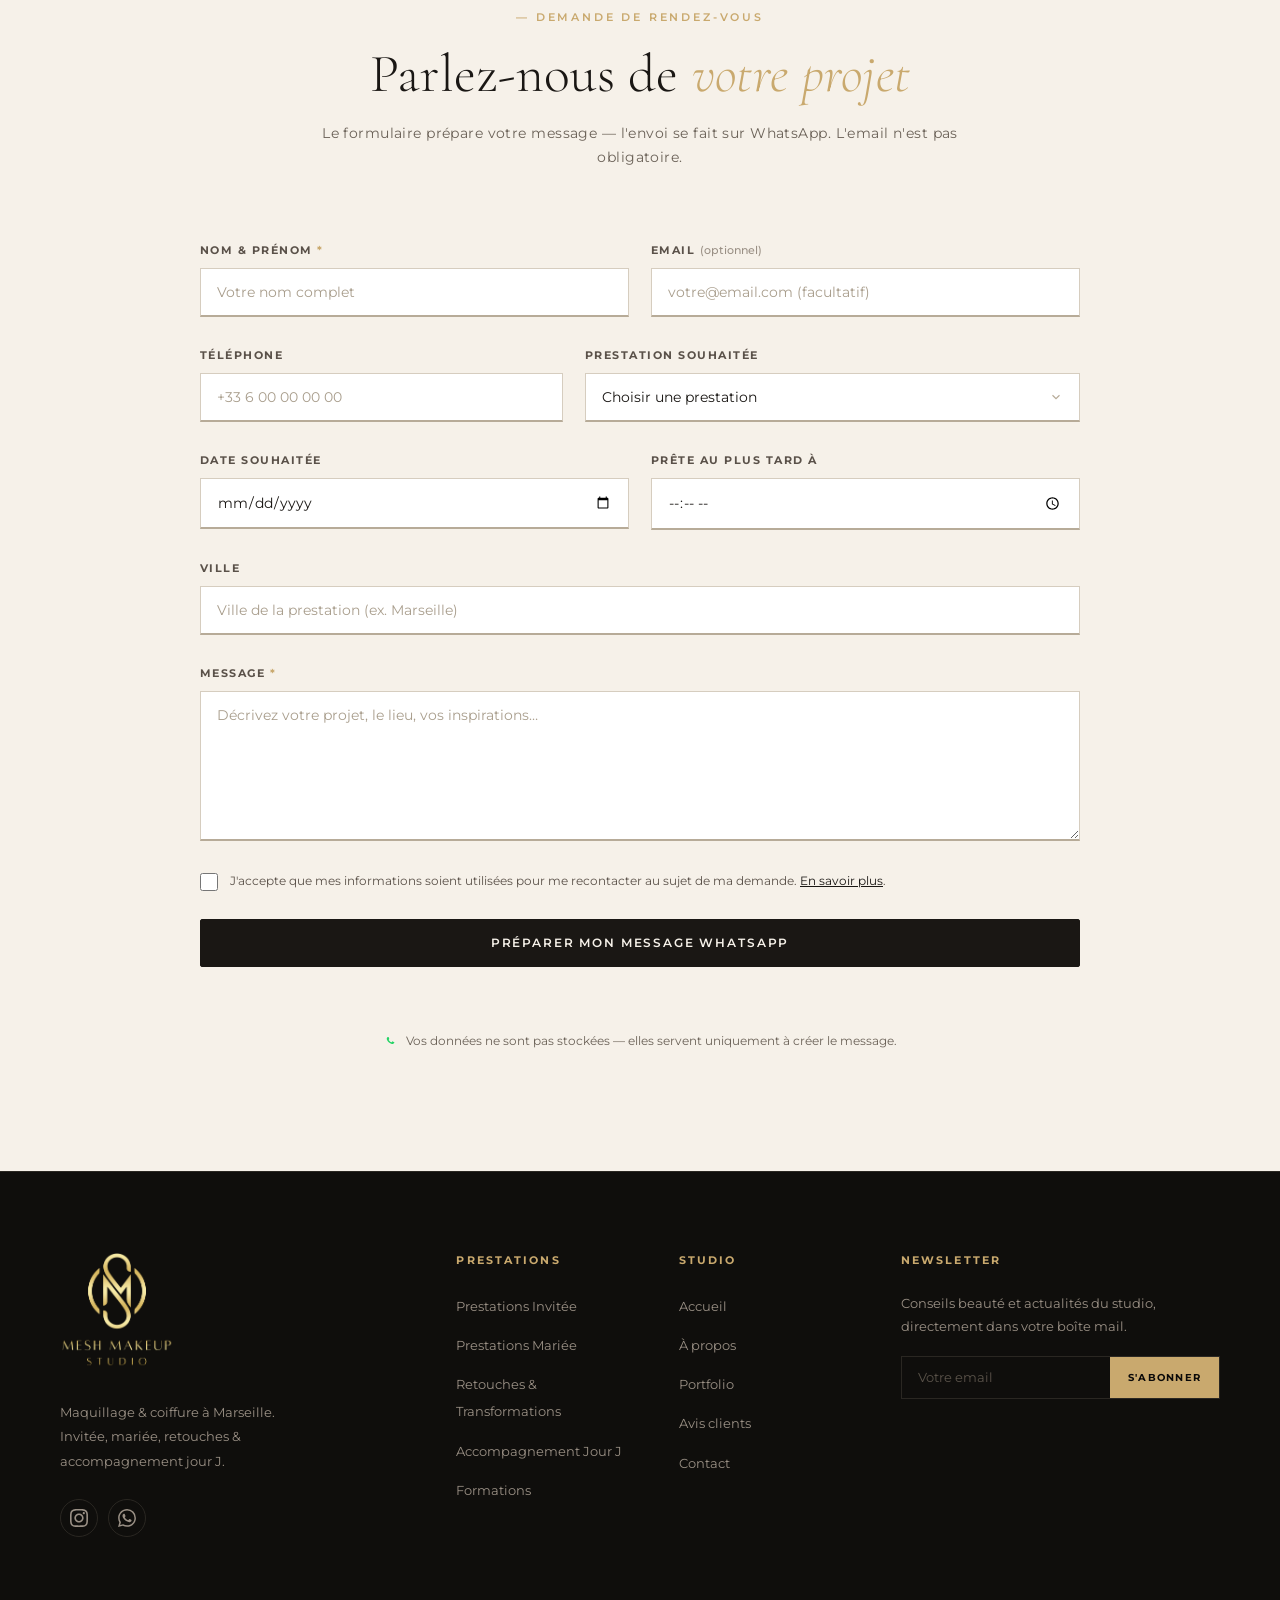
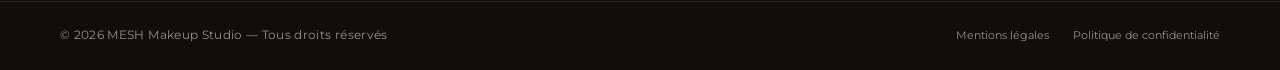
<file: contact.html>
<!DOCTYPE html>
<html lang="fr">
<head>
  <meta charset="UTF-8" />
  <meta name="viewport" content="width=device-width, initial-scale=1" />
  <title>Contact — MESH Makeup Studio</title>
  <meta name="description" content="Contactez MESH Makeup Studio pour réserver votre mise en beauté. Maquillage & coiffure à Marseille, déplacement PACA, France & international." />
  <meta name="theme-color" content="#0a0908" />
  <link rel="canonical" href="https://meshmakeupstudio.com/contact.html" />
  <link rel="icon" type="image/png" href="favicon.png" />
  <link rel="alternate icon" href="favicon.svg" type="image/svg+xml" />

  <meta property="og:type" content="website" />
  <meta property="og:url" content="https://meshmakeupstudio.com/contact.html" />
  <meta property="og:locale" content="fr_FR" />
  <meta property="og:site_name" content="MESH Makeup Studio" />
  <meta property="og:title" content="Contact — MESH Makeup Studio" />
  <meta property="og:description" content="Réservez votre session beauté. Réponse sous 24h." />
  <meta property="og:image" content="https://meshmakeupstudio.com/images/mariee-couronne.jpg" />

  <link rel="preconnect" href="https://fonts.googleapis.com" />
  <link rel="preconnect" href="https://fonts.gstatic.com" crossorigin />
  <link href="https://fonts.googleapis.com/css2?family=Montserrat:wght@300;400;500;600;700&family=Cormorant+Garamond:ital,wght@0,300;0,400;0,500;0,600;1,300;1,400;1,500;1,600&display=swap" rel="stylesheet" />
  <link rel="stylesheet" href="style.css?v=20260624d" />
</head>
<body>
  <a class="skip-link" href="#main">Aller au contenu</a>

  <header class="site-header">
    <div class="header-inner">
      <a href="index.html" class="brand" aria-label="MESH Makeup Studio, accueil">
        <img class="brand-logo" src="images/logo-mark-gold.png" alt="" width="44" height="44" />
        <span class="brand-text">
          <span class="brand-mark">MESH</span>
          <span class="brand-sub">Makeup Studio</span>
        </span>
      </a>
      <button class="nav-toggle" type="button" aria-label="Ouvrir le menu" aria-controls="primary-nav" aria-expanded="false">
        <span></span><span></span><span></span>
      </button>
      <nav class="primary-nav" id="primary-nav" aria-label="Navigation principale">
        <ul>
          <li><a href="index.html">Accueil</a></li>
          <li><a href="services.html">Prestations</a></li>
          <li><a href="formations.html">Formations</a></li>
          <li><a href="about.html">À propos</a></li>
          <li><a href="portfolio.html">Portfolio</a></li>
          <li><a href="avis.html">Avis</a></li>
          <li><a href="contact.html" aria-current="page">Contact</a></li>
        </ul>
      </nav>
      <a href="contact.html" class="nav-cta">Prendre RDV</a>
    </div>
  </header>

  <main id="main">

    <section class="page-banner">
      <!-- PHOTO : bannière contact -->
      <img src="images/mariee-couronne.jpg" alt="Contacter MESH Makeup Studio" />
      <div class="page-banner-body">
        <p class="page-crumb"><a href="index.html">Accueil</a> &nbsp;/&nbsp; Contact</p>
        <h1 class="page-title">Contactez-<em>nous</em></h1>
      </div>
    </section>

    <!-- ═══ INFOS CONTACT ═══ -->
    <section class="section section--flush contact-info">
      <div class="container">
        <div class="info-block" data-reveal>
          <h3>MESH à votre écoute</h3>
          <p>Mon objectif est de vous aider à révéler votre plus belle version. Je suis disponible pour répondre à toutes vos questions, discuter de votre projet et créer le look parfait pour votre moment unique.</p>
        </div>

        <div class="info-block" data-reveal>
          <h3>Toujours en contact</h3>
          <p>Réponse dans les 24h. Le plus simple : remplissez le formulaire ci-dessous, vous serez redirigée vers WhatsApp avec votre message déjà préparé.</p>
          <div class="contact-channels">
            <a class="channel js-whatsapp" href="https://wa.me/33646925489" target="_blank" rel="noopener noreferrer">
              <svg width="18" height="18" viewBox="0 0 24 24" fill="currentColor" aria-hidden="true"><path d="M17.472 14.382c-.297-.149-1.758-.867-2.03-.967-.273-.099-.471-.148-.67.15-.197.297-.767.966-.94 1.164-.173.199-.347.223-.644.075-.297-.15-1.255-.463-2.39-1.475-.883-.788-1.48-1.761-1.653-2.059-.173-.297-.018-.458.13-.606.134-.133.298-.347.446-.52.149-.174.198-.298.298-.497.099-.198.05-.371-.025-.52-.075-.149-.669-1.612-.916-2.207-.242-.579-.487-.5-.669-.51-.173-.008-.371-.01-.57-.01-.198 0-.52.074-.792.372-.272.297-1.04 1.016-1.04 2.479 0 1.462 1.065 2.875 1.213 3.074.149.198 2.096 3.2 5.077 4.487.709.306 1.262.489 1.694.625.712.227 1.36.195 1.871.118.571-.085 1.758-.719 2.006-1.413.248-.694.248-1.289.173-1.413-.074-.124-.272-.198-.57-.347m-5.421 7.403h-.004a9.87 9.87 0 01-5.031-1.378l-.361-.214-3.741.982.998-3.648-.235-.374a9.86 9.86 0 01-1.51-5.26c.001-5.45 4.436-9.884 9.888-9.884 2.64 0 5.122 1.03 6.988 2.898a9.825 9.825 0 012.893 6.994c-.003 5.45-4.437 9.884-9.885 9.884m8.413-18.297A11.815 11.815 0 0012.05 0C5.495 0 .16 5.335.157 11.892c0 2.096.547 4.142 1.588 5.945L.057 24l6.305-1.654a11.882 11.882 0 005.683 1.448h.005c6.554 0 11.89-5.335 11.893-11.893a11.821 11.821 0 00-3.48-8.413z"/></svg>
              WhatsApp
            </a>
            <a class="channel" href="https://www.instagram.com/mesh_makeup_studio" target="_blank" rel="noopener noreferrer">
              <svg width="18" height="18" viewBox="0 0 24 24" fill="currentColor" aria-hidden="true"><path d="M12 2.163c3.204 0 3.584.012 4.85.07 3.252.148 4.771 1.691 4.919 4.919.058 1.265.069 1.645.069 4.849 0 3.205-.012 3.584-.069 4.849-.149 3.225-1.664 4.771-4.919 4.919-1.266.058-1.644.07-4.85.07-3.204 0-3.584-.012-4.849-.07-3.26-.149-4.771-1.699-4.919-4.92-.058-1.265-.07-1.644-.07-4.849 0-3.204.013-3.583.07-4.849.149-3.227 1.664-4.771 4.919-4.919 1.266-.057 1.645-.069 4.849-.069zm0-2.163c-3.259 0-3.667.014-4.947.072-4.358.2-6.78 2.618-6.98 6.98-.059 1.281-.073 1.689-.073 4.948 0 3.259.014 3.668.072 4.948.2 4.358 2.618 6.78 6.98 6.98 1.281.058 1.689.072 4.948.072 3.259 0 3.668-.014 4.948-.072 4.354-.2 6.782-2.618 6.979-6.98.059-1.28.073-1.689.073-4.948 0-3.259-.014-3.667-.072-4.947-.196-4.354-2.617-6.78-6.979-6.98-1.281-.059-1.69-.073-4.949-.073zm0 5.838c-3.403 0-6.162 2.759-6.162 6.162s2.759 6.163 6.162 6.163 6.162-2.759 6.162-6.163c0-3.403-2.759-6.162-6.162-6.162zm0 10.162c-2.209 0-4-1.79-4-4 0-2.209 1.791-4 4-4s4 1.791 4 4c0 2.21-1.791 4-4 4zm6.406-11.845c-.796 0-1.441.645-1.441 1.44s.645 1.44 1.441 1.44c.795 0 1.439-.645 1.439-1.44s-.644-1.44-1.439-1.44z"/></svg>
              @mesh_makeup_studio
            </a>
          </div>
        </div>

        <div class="info-block" data-reveal>
          <div class="coords">
            <div class="coord">
              <span class="coord-label">Email</span>
              <a href="mailto:meshmakeupstudio@gmail.com">meshmakeupstudio@gmail.com</a>
            </div>
            <div class="coord">
              <span class="coord-label">Téléphone</span>
              <a href="tel:+33646925489">+33 6 46 92 54 89</a>
            </div>
          </div>
        </div>

        <div class="info-block" data-reveal>
          <h3 style="font-size:1.1rem; color:var(--muted);">Se déplace partout</h3>
          <div class="zones">
            <span>Marseille</span><span>PACA</span><span>France</span><span>International</span>
          </div>
        </div>
      </div>
    </section>

    <!-- ═══ FORMULAIRE → WHATSAPP ═══ -->
    <section class="section section--light">
      <div class="container">
        <div class="section-head">
          <p class="eyebrow" data-reveal>Demande de rendez-vous</p>
          <h2 class="section-title" data-reveal data-reveal-order="1">Parlez-nous de <em>votre projet</em></h2>
          <p class="section-sub" data-reveal data-reveal-order="2">Le formulaire prépare votre message — l'envoi se fait sur WhatsApp. L'email n'est pas obligatoire.</p>
        </div>

        <div class="form-shell" data-reveal>
          <form class="contact-form" id="contactForm" novalidate>
            <div class="form-row">
              <div class="field">
                <label for="nom">Nom &amp; Prénom <span class="req">*</span></label>
                <input type="text" id="nom" name="nom" placeholder="Votre nom complet" autocomplete="name" required />
                <span class="field-error" aria-live="polite"></span>
              </div>
              <div class="field">
                <label for="email">Email <span class="opt">(optionnel)</span></label>
                <input type="email" id="email" name="email" placeholder="votre@email.com (facultatif)" autocomplete="email" />
                <span class="field-error" aria-live="polite"></span>
              </div>
            </div>
            <div class="form-row">
              <div class="field">
                <label for="telephone">Téléphone</label>
                <input type="tel" id="telephone" name="telephone" placeholder="+33 6 00 00 00 00" autocomplete="tel" />
                <span class="field-error" aria-live="polite"></span>
              </div>
              <div class="field">
                <label for="service">Prestation souhaitée</label>
                <select id="service" name="service">
                  <option value="" disabled selected>Choisir une prestation</option>
                  <optgroup label="Invitée">
                    <option>Maquillage Invitée</option>
                    <option>Coiffure Invitée</option>
                    <option>Coiffure &amp; Maquillage Invitée</option>
                  </optgroup>
                  <optgroup label="Mariée">
                    <option>Maquillage Mariée</option>
                    <option>Coiffure Mariée</option>
                    <option>Coiffure &amp; Maquillage Mariée</option>
                  </optgroup>
                  <optgroup label="Retouches &amp; Transformations">
                    <option>Retouche Maquillage</option>
                    <option>Transformation Coiffure</option>
                    <option>Retouche Maquillage &amp; Transformation Coiffure</option>
                  </optgroup>
                  <optgroup label="Accompagnement Jour J">
                    <option>Accompagnement Maquillage</option>
                    <option>Accompagnement Maquillage &amp; 1 Transformation Coiffure</option>
                    <option>Accompagnement Maquillage &amp; 2 Transformations Coiffure</option>
                    <option>Accompagnement Maquillage &amp; 3 Transformations Coiffure</option>
                  </optgroup>
                  <optgroup label="Formations (sur devis)">
                    <option>Formation Auto-Maquillage</option>
                    <option>Formation Professionnelle</option>
                    <option>Module de Perfectionnement</option>
                    <option>Formation Sur-Mesure</option>
                  </optgroup>
                  <option>Autre</option>
                </select>
                <span class="field-error" aria-live="polite"></span>
              </div>
            </div>
            <div class="form-row">
              <div class="field">
                <label for="date">Date souhaitée</label>
                <input type="date" id="date" name="date" />
                <span class="field-error" aria-live="polite"></span>
              </div>
              <div class="field">
                <label for="heure_prete">Prête au plus tard à</label>
                <input type="time" id="heure_prete" name="heure_prete" />
                <span class="field-error" aria-live="polite"></span>
              </div>
            </div>
            <div class="field">
              <label for="ville">Ville</label>
              <input type="text" id="ville" name="ville" placeholder="Ville de la prestation (ex. Marseille)" autocomplete="address-level2" />
              <span class="field-error" aria-live="polite"></span>
            </div>
            <div class="field">
              <label for="message">Message <span class="req">*</span></label>
              <textarea id="message" name="message" rows="5" placeholder="Décrivez votre projet, le lieu, vos inspirations…" required></textarea>
              <span class="field-error" aria-live="polite"></span>
            </div>

            <div class="form-consent">
              <input type="checkbox" id="consent" name="consent" required />
              <label for="consent">J'accepte que mes informations soient utilisées pour me recontacter au sujet de ma demande. <a href="confidentialite.html">En savoir plus</a>.</label>
            </div>

            <button type="submit" class="btn btn--dark btn--block form-submit">Préparer mon message WhatsApp</button>
            <p class="form-feedback" role="status" aria-live="polite"></p>
            <span class="form-hint">
              <svg width="15" height="15" viewBox="0 0 24 24" fill="#25d366" aria-hidden="true"><path d="M17.472 14.382c-.297-.149-1.758-.867-2.03-.967-.273-.099-.471-.148-.67.15-.197.297-.767.966-.94 1.164-.173.199-.347.223-.644.075-.297-.15-1.255-.463-2.39-1.475-.883-.788-1.48-1.761-1.653-2.059-.173-.297-.018-.458.13-.606.134-.133.298-.347.446-.52.149-.174.198-.298.298-.497.099-.198.05-.371-.025-.52-.075-.149-.669-1.612-.916-2.207-.242-.579-.487-.5-.669-.51-.173-.008-.371-.01-.57-.01-.198 0-.52.074-.792.372-.272.297-1.04 1.016-1.04 2.479 0 1.462 1.065 2.875 1.213 3.074.149.198 2.096 3.2 5.077 4.487.709.306 1.262.489 1.694.625.712.227 1.36.195 1.871.118.571-.085 1.758-.719 2.006-1.413.248-.694.248-1.289.173-1.413-.074-.124-.272-.198-.57-.347z"/></svg>
              Vos données ne sont pas stockées — elles servent uniquement à créer le message.
            </span>
          </form>
        </div>
      </div>
    </section>

  </main>

  <footer class="site-footer">
    <div class="footer-top">
      <div class="container">
        <div class="footer-grid">
          <div class="footer-brand">
            <a href="index.html" class="footer-logo-link" aria-label="MESH Makeup Studio, accueil"><img class="footer-logo-img" src="images/logo-full-gold.png" alt="MESH Makeup Studio" /></a>
            <p>Maquillage &amp; coiffure à Marseille. Invitée, mariée, retouches &amp; accompagnement jour J.</p>
            <div class="footer-social">
              <a href="https://www.instagram.com/mesh_makeup_studio" target="_blank" rel="noopener noreferrer" aria-label="Instagram"><svg width="18" height="18" viewBox="0 0 24 24" fill="currentColor"><path d="M12 2.163c3.204 0 3.584.012 4.85.07 3.252.148 4.771 1.691 4.919 4.919.058 1.265.069 1.645.069 4.849 0 3.205-.012 3.584-.069 4.849-.149 3.225-1.664 4.771-4.919 4.919-1.266.058-1.644.07-4.85.07-3.204 0-3.584-.012-4.849-.07-3.26-.149-4.771-1.699-4.919-4.92-.058-1.265-.07-1.644-.07-4.849 0-3.204.013-3.583.07-4.849.149-3.227 1.664-4.771 4.919-4.919 1.266-.057 1.645-.069 4.849-.069zm0-2.163c-3.259 0-3.667.014-4.947.072-4.358.2-6.78 2.618-6.98 6.98-.059 1.281-.073 1.689-.073 4.948 0 3.259.014 3.668.072 4.948.2 4.358 2.618 6.78 6.98 6.98 1.281.058 1.689.072 4.948.072 3.259 0 3.668-.014 4.948-.072 4.354-.2 6.782-2.618 6.979-6.98.059-1.28.073-1.689.073-4.948 0-3.259-.014-3.667-.072-4.947-.196-4.354-2.617-6.78-6.979-6.98-1.281-.059-1.69-.073-4.949-.073zm0 5.838c-3.403 0-6.162 2.759-6.162 6.162s2.759 6.163 6.162 6.163 6.162-2.759 6.162-6.163c0-3.403-2.759-6.162-6.162-6.162zm0 10.162c-2.209 0-4-1.79-4-4 0-2.209 1.791-4 4-4s4 1.791 4 4c0 2.21-1.791 4-4 4zm6.406-11.845c-.796 0-1.441.645-1.441 1.44s.645 1.44 1.441 1.44c.795 0 1.439-.645 1.439-1.44s-.644-1.44-1.439-1.44z"/></svg></a>
              <a class="js-whatsapp" href="https://wa.me/33646925489" target="_blank" rel="noopener noreferrer" aria-label="WhatsApp"><svg width="18" height="18" viewBox="0 0 24 24" fill="currentColor"><path d="M17.472 14.382c-.297-.149-1.758-.867-2.03-.967-.273-.099-.471-.148-.67.15-.197.297-.767.966-.94 1.164-.173.199-.347.223-.644.075-.297-.15-1.255-.463-2.39-1.475-.883-.788-1.48-1.761-1.653-2.059-.173-.297-.018-.458.13-.606.134-.133.298-.347.446-.52.149-.174.198-.298.298-.497.099-.198.05-.371-.025-.52-.075-.149-.669-1.612-.916-2.207-.242-.579-.487-.5-.669-.51-.173-.008-.371-.01-.57-.01-.198 0-.52.074-.792.372-.272.297-1.04 1.016-1.04 2.479 0 1.462 1.065 2.875 1.213 3.074.149.198 2.096 3.2 5.077 4.487.709.306 1.262.489 1.694.625.712.227 1.36.195 1.871.118.571-.085 1.758-.719 2.006-1.413.248-.694.248-1.289.173-1.413-.074-.124-.272-.198-.57-.347m-5.421 7.403h-.004a9.87 9.87 0 01-5.031-1.378l-.361-.214-3.741.982.998-3.648-.235-.374a9.86 9.86 0 01-1.51-5.26c.001-5.45 4.436-9.884 9.888-9.884 2.64 0 5.122 1.03 6.988 2.898a9.825 9.825 0 012.893 6.994c-.003 5.45-4.437 9.884-9.885 9.884m8.413-18.297A11.815 11.815 0 0012.05 0C5.495 0 .16 5.335.157 11.892c0 2.096.547 4.142 1.588 5.945L.057 24l6.305-1.654a11.882 11.882 0 005.683 1.448h.005c6.554 0 11.89-5.335 11.893-11.893a11.821 11.821 0 00-3.48-8.413z"/></svg></a>
            </div>
          </div>
          <nav class="footer-col" aria-label="Liens prestations">
            <h4>Prestations</h4>
            <ul>
              <li><a href="services.html">Prestations Invitée</a></li>
              <li><a href="services.html">Prestations Mariée</a></li>
              <li><a href="services.html">Retouches &amp; Transformations</a></li>
              <li><a href="services.html">Accompagnement Jour J</a></li>
              <li><a href="formations.html">Formations</a></li>
            </ul>
          </nav>
          <nav class="footer-col" aria-label="Liens studio">
            <h4>Studio</h4>
            <ul>
              <li><a href="index.html">Accueil</a></li>
              <li><a href="about.html">À propos</a></li>
              <li><a href="portfolio.html">Portfolio</a></li>
              <li><a href="avis.html">Avis clients</a></li>
              <li><a href="contact.html">Contact</a></li>
            </ul>
          </nav>
          <div class="footer-news">
            <h4>Newsletter</h4>
            <p>Conseils beauté et actualités du studio, directement dans votre boîte mail.</p>
            <form class="news-form" novalidate>
              <label class="sr-only" for="news-email-contact">Votre email</label>
              <input id="news-email-contact" type="email" placeholder="Votre email" autocomplete="email" required />
              <button type="submit">S'abonner</button>
            </form>
          </div>
        </div>
      </div>
    </div>
    <div class="footer-bottom">
      <div class="container">
        <p>© <span data-year>2026</span> MESH Makeup Studio — Tous droits réservés</p>
        <div class="footer-legal">
          <a href="mentions-legales.html">Mentions légales</a>
          <a href="confidentialite.html">Politique de confidentialité</a>
        </div>
      </div>
    </div>
  </footer>

  <a class="wa-float js-whatsapp" href="https://wa.me/33646925489" target="_blank" rel="noopener noreferrer" aria-label="Nous contacter sur WhatsApp">
    <svg viewBox="0 0 24 24" fill="currentColor" aria-hidden="true"><path d="M17.472 14.382c-.297-.149-1.758-.867-2.03-.967-.273-.099-.471-.148-.67.15-.197.297-.767.966-.94 1.164-.173.199-.347.223-.644.075-.297-.15-1.255-.463-2.39-1.475-.883-.788-1.48-1.761-1.653-2.059-.173-.297-.018-.458.13-.606.134-.133.298-.347.446-.52.149-.174.198-.298.298-.497.099-.198.05-.371-.025-.52-.075-.149-.669-1.612-.916-2.207-.242-.579-.487-.5-.669-.51-.173-.008-.371-.01-.57-.01-.198 0-.52.074-.792.372-.272.297-1.04 1.016-1.04 2.479 0 1.462 1.065 2.875 1.213 3.074.149.198 2.096 3.2 5.077 4.487.709.306 1.262.489 1.694.625.712.227 1.36.195 1.871.118.571-.085 1.758-.719 2.006-1.413.248-.694.248-1.289.173-1.413-.074-.124-.272-.198-.57-.347m-5.421 7.403h-.004a9.87 9.87 0 01-5.031-1.378l-.361-.214-3.741.982.998-3.648-.235-.374a9.86 9.86 0 01-1.51-5.26c.001-5.45 4.436-9.884 9.888-9.884 2.64 0 5.122 1.03 6.988 2.898a9.825 9.825 0 012.893 6.994c-.003 5.45-4.437 9.884-9.885 9.884m8.413-18.297A11.815 11.815 0 0012.05 0C5.495 0 .16 5.335.157 11.892c0 2.096.547 4.142 1.588 5.945L.057 24l6.305-1.654a11.882 11.882 0 005.683 1.448h.005c6.554 0 11.89-5.335 11.893-11.893a11.821 11.821 0 00-3.48-8.413z"/></svg>
  </a>

  <script src="script.js?v=20260624d" defer></script>
</body>
</html>
</file>
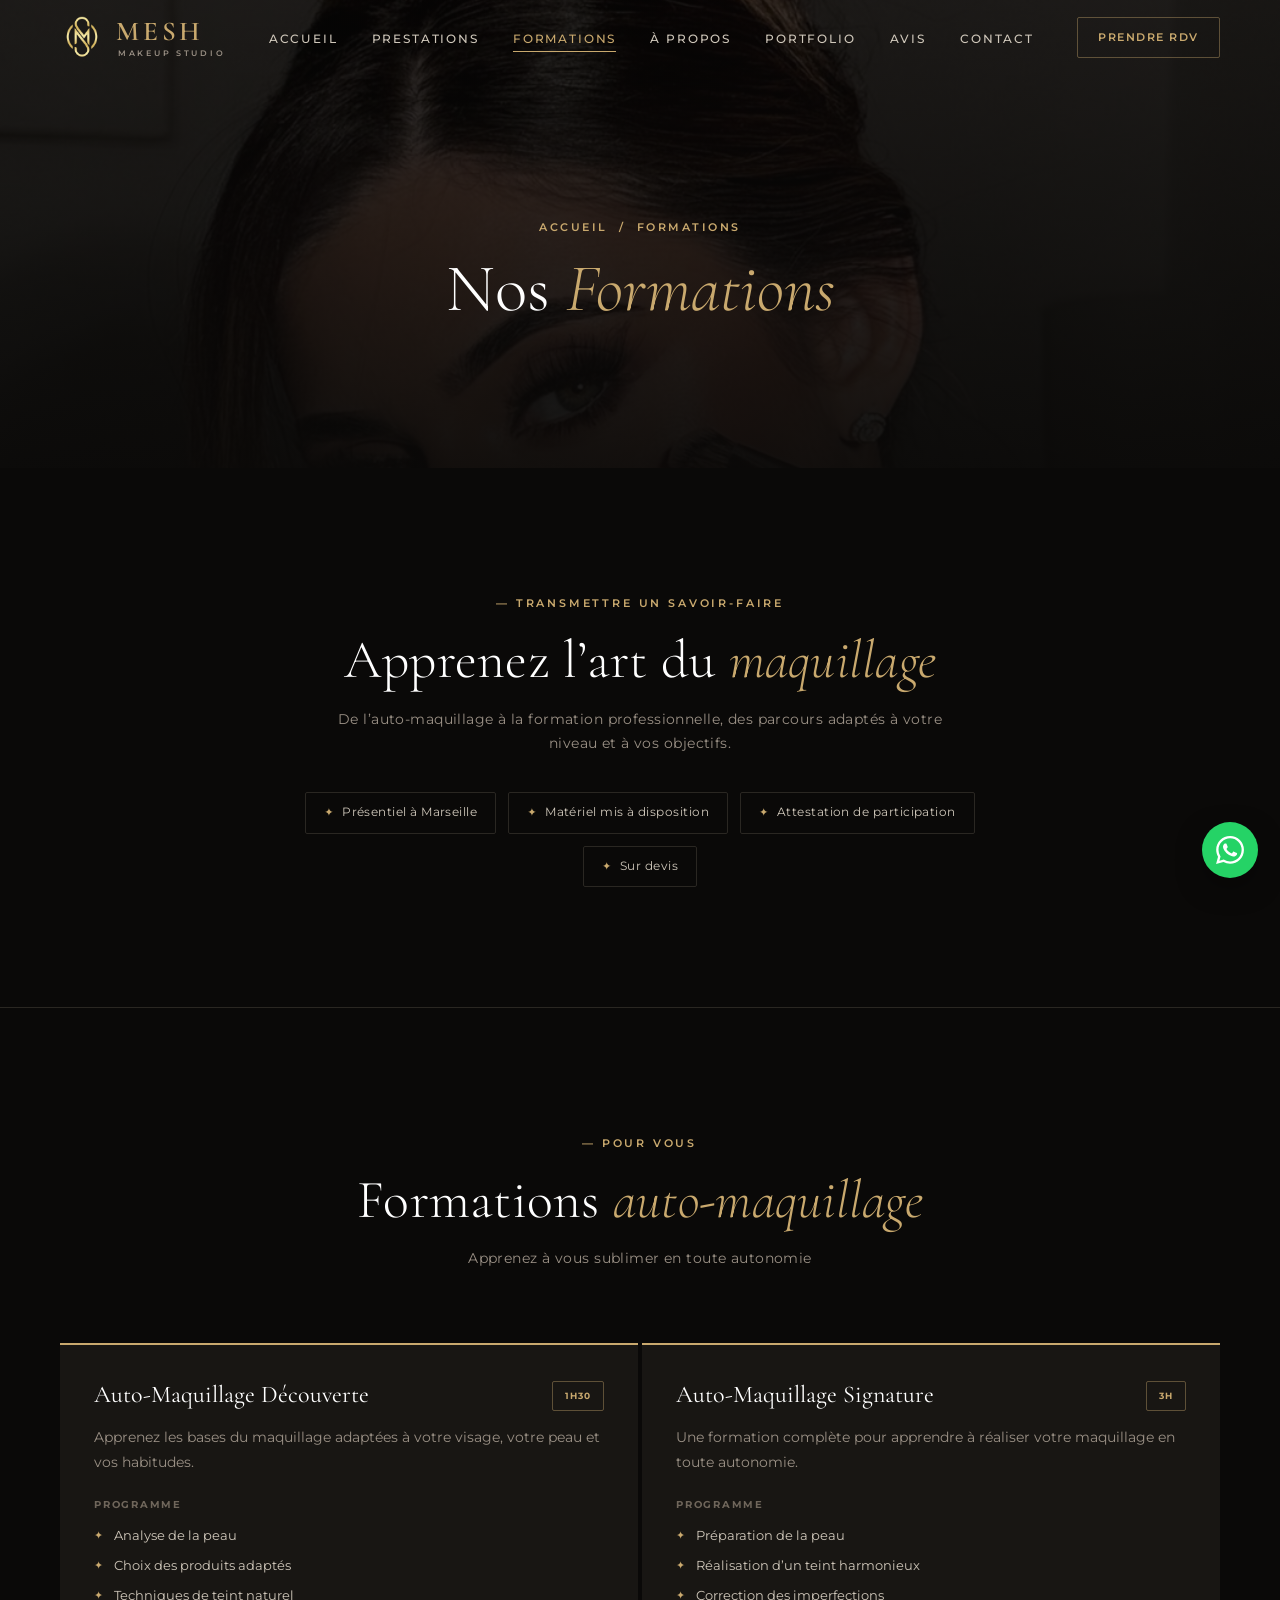
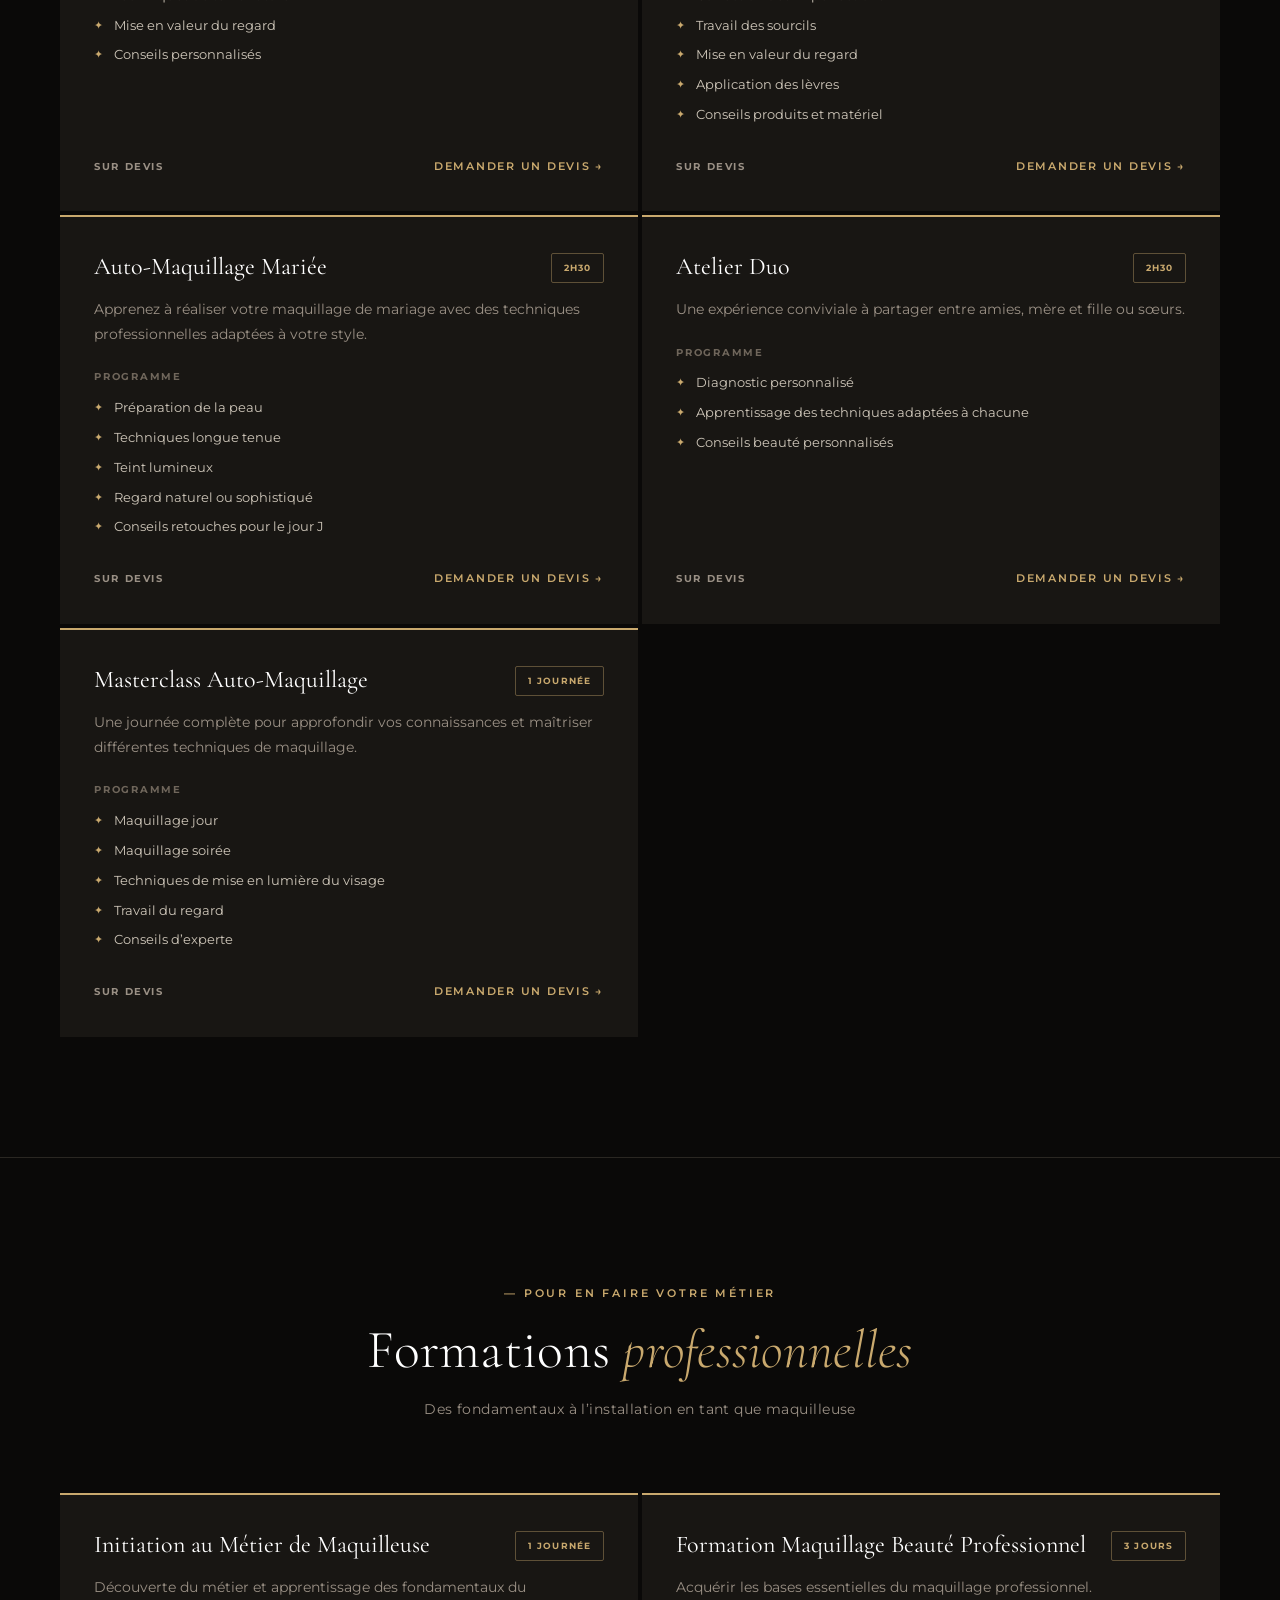
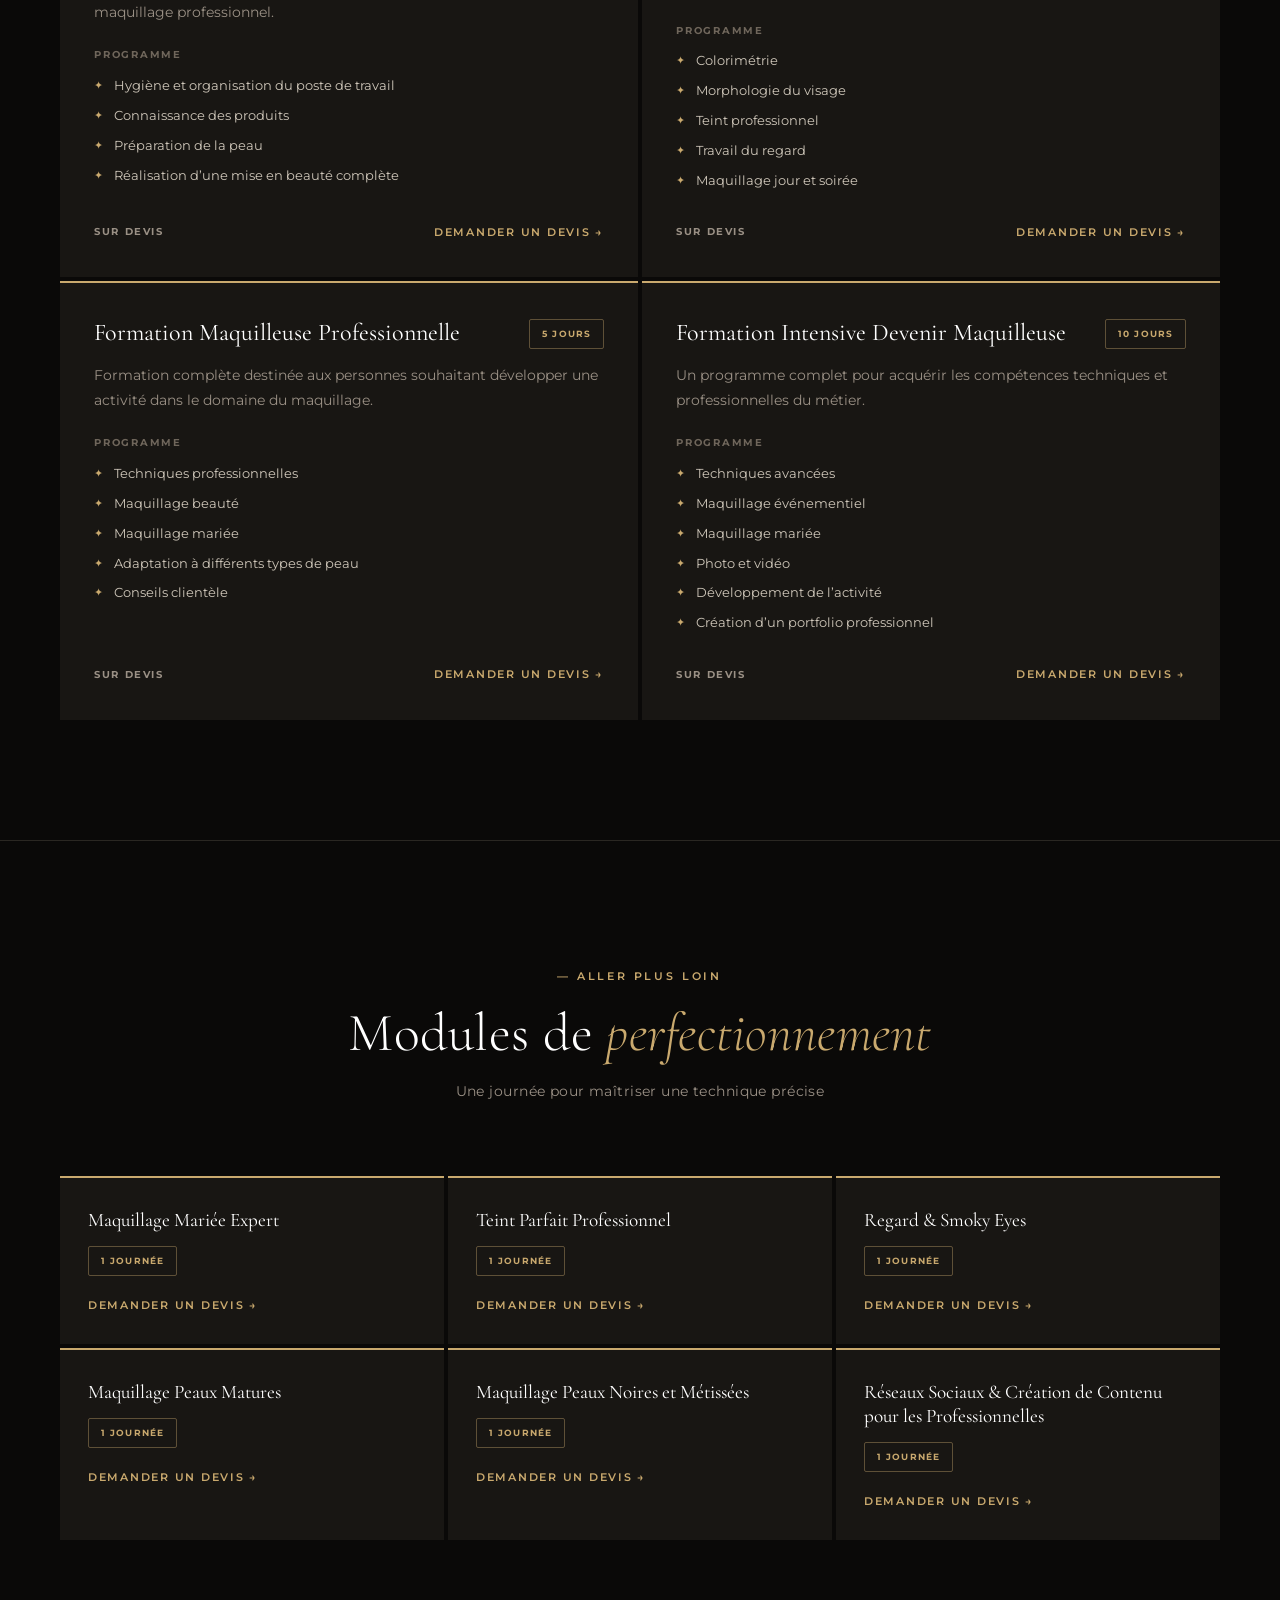
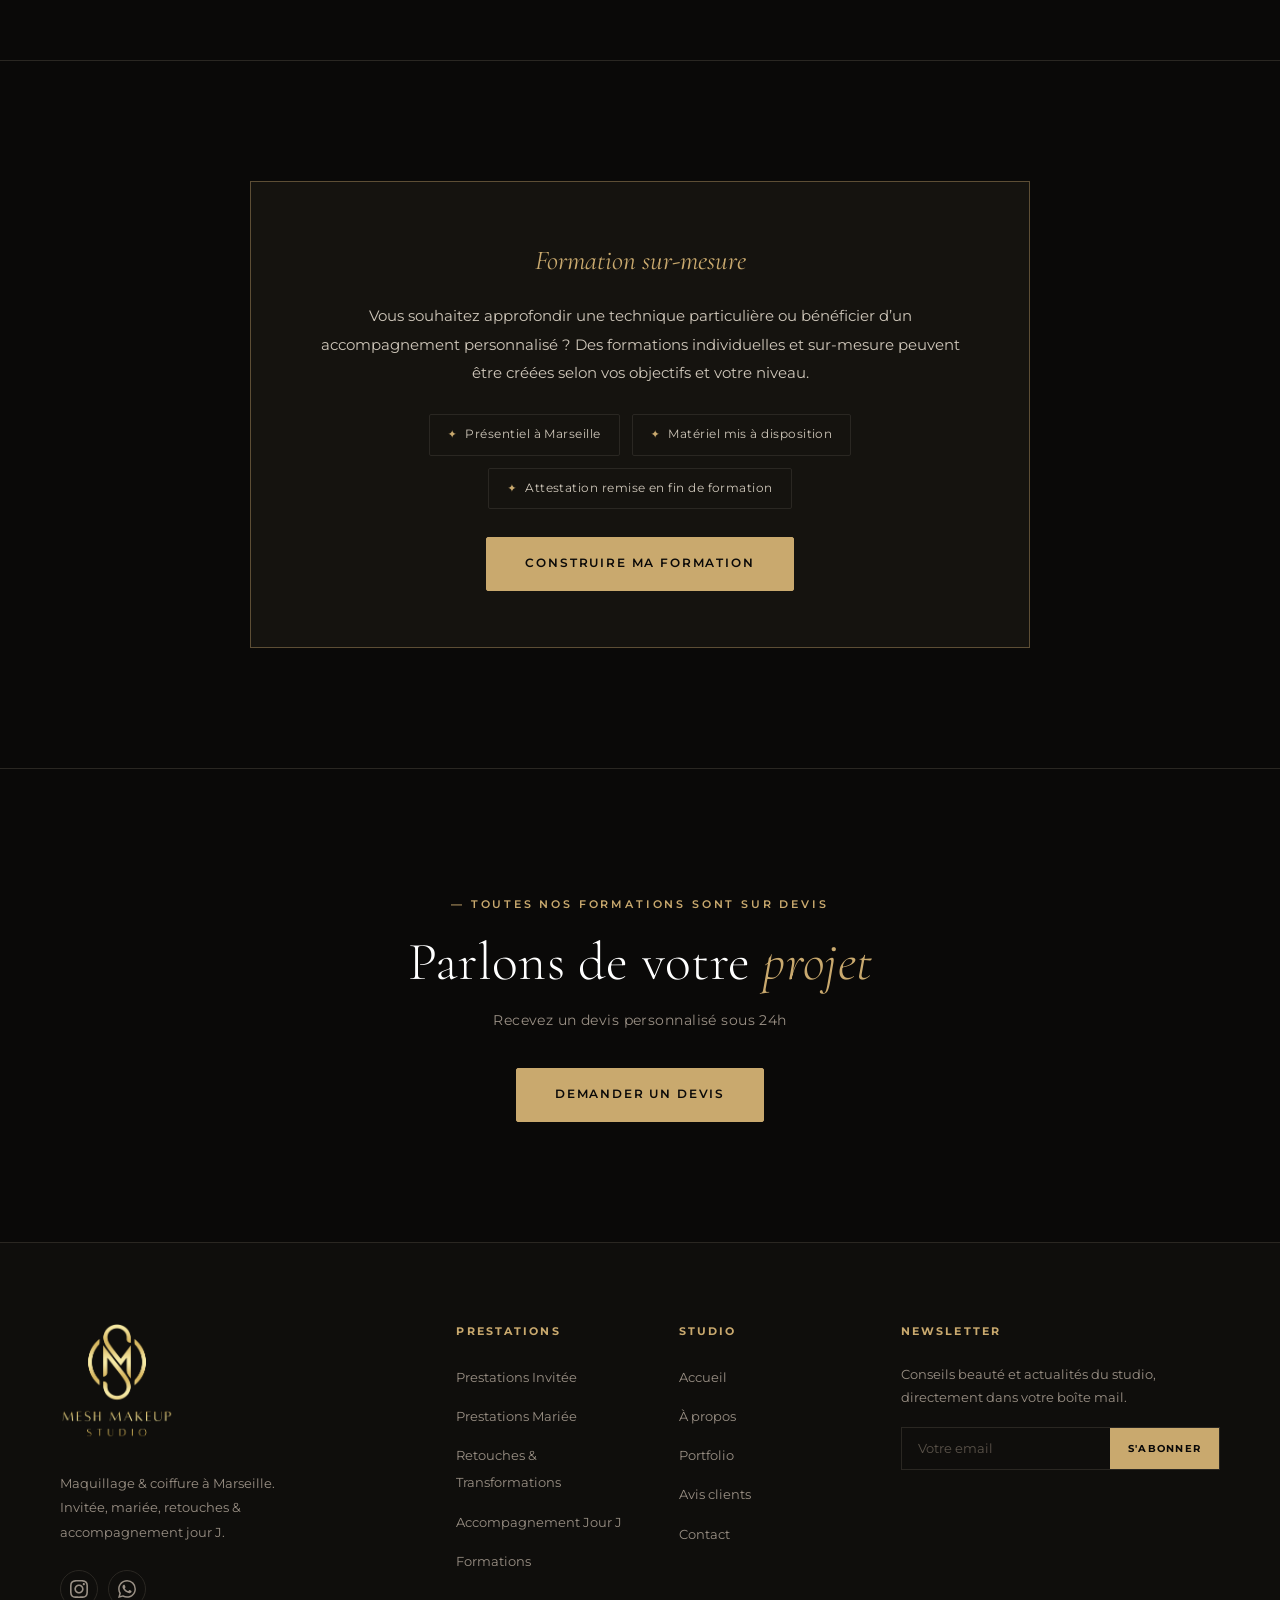
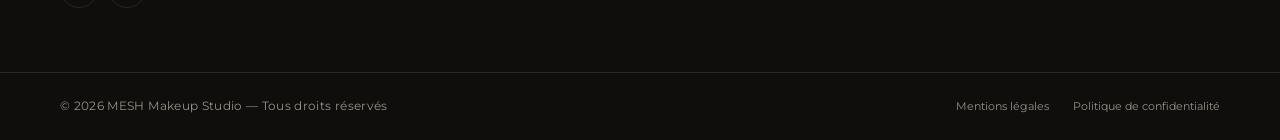
<file: formations.html>
<!DOCTYPE html>
<html lang="fr">
<head>
  <meta charset="UTF-8" />
  <meta name="viewport" content="width=device-width, initial-scale=1" />
  <title>Formations — MESH Makeup Studio</title>
  <meta name="description" content="Formations maquillage à Marseille : auto-maquillage, formations professionnelles, modules de perfectionnement et formations sur-mesure. En présentiel, matériel fourni, attestation. Sur devis." />
  <meta name="theme-color" content="#0a0908" />
  <link rel="canonical" href="https://meshmakeupstudio.com/formations.html" />
  <link rel="icon" type="image/png" href="favicon.png" />
  <link rel="alternate icon" href="favicon.svg" type="image/svg+xml" />
  <meta property="og:type" content="website" />
  <meta property="og:url" content="https://meshmakeupstudio.com/formations.html" />
  <meta property="og:locale" content="fr_FR" />
  <meta property="og:site_name" content="MESH Makeup Studio" />
  <meta property="og:title" content="Formations — MESH Makeup Studio" />
  <meta property="og:description" content="Auto-maquillage & formations professionnelles à Marseille. En présentiel, sur devis." />
  <meta property="og:image" content="https://meshmakeupstudio.com/images/maquillage-process.jpg" />
  <link rel="preconnect" href="https://fonts.googleapis.com" />
  <link rel="preconnect" href="https://fonts.gstatic.com" crossorigin />
  <link href="https://fonts.googleapis.com/css2?family=Montserrat:wght@300;400;500;600;700&family=Cormorant+Garamond:ital,wght@0,300;0,400;0,500;0,600;1,300;1,400;1,500;1,600&display=swap" rel="stylesheet" />
  <link rel="stylesheet" href="style.css?v=20260624d" />
</head>
<body>
  <a class="skip-link" href="#main">Aller au contenu</a>

  <header class="site-header">
    <div class="header-inner">
      <a href="index.html" class="brand" aria-label="MESH Makeup Studio, accueil">
        <img class="brand-logo" src="images/logo-mark-gold.png" alt="" width="44" height="44" />
        <span class="brand-text">
          <span class="brand-mark">MESH</span>
          <span class="brand-sub">Makeup Studio</span>
        </span>
      </a>
      <button class="nav-toggle" type="button" aria-label="Ouvrir le menu" aria-controls="primary-nav" aria-expanded="false">
        <span></span><span></span><span></span>
      </button>
      <nav class="primary-nav" id="primary-nav" aria-label="Navigation principale">
        <ul>
          <li><a href="index.html">Accueil</a></li>
          <li><a href="services.html">Prestations</a></li>
          <li><a href="formations.html" aria-current="page">Formations</a></li>
          <li><a href="about.html">À propos</a></li>
          <li><a href="portfolio.html">Portfolio</a></li>
          <li><a href="avis.html">Avis</a></li>
          <li><a href="contact.html">Contact</a></li>
        </ul>
      </nav>
      <a href="contact.html" class="nav-cta">Prendre RDV</a>
    </div>
  </header>

  <main id="main">

    <section class="page-banner">
      <img src="images/maquillage-process.jpg" alt="Formations maquillage MESH Makeup Studio" />
      <div class="page-banner-body">
        <p class="page-crumb"><a href="index.html">Accueil</a> &nbsp;/&nbsp; Formations</p>
        <h1 class="page-title">Nos <em>Formations</em></h1>
      </div>
    </section>

    <section class="section section--flush cta-band">
      <div class="container">
        <p class="eyebrow" data-reveal>Transmettre un savoir-faire</p>
        <h2 class="section-title" data-reveal data-reveal-order="1">Apprenez l’art du <em>maquillage</em></h2>
        <p class="section-sub" data-reveal data-reveal-order="2" style="max-width:620px;margin-inline:auto;">De l’auto-maquillage à la formation professionnelle, des parcours adaptés à votre niveau et à vos objectifs.</p>
        <div class="training-strip" data-reveal data-reveal-order="3">
          <span>Présentiel à Marseille</span>
          <span>Matériel mis à disposition</span>
          <span>Attestation de participation</span>
          <span>Sur devis</span>
        </div>
      </div>
    </section>

    <section class="section">
      <div class="container">
        <div class="section-head">
          <p class="eyebrow" data-reveal>Pour vous</p>
          <h2 class="section-title" data-reveal data-reveal-order="1">Formations <em>auto-maquillage</em></h2>
          <p class="section-sub" data-reveal data-reveal-order="2">Apprenez à vous sublimer en toute autonomie</p>
        </div>
        <div class="trainings">
          <article class="training" data-reveal data-reveal-order="1">
            <div class="training-head">
              <h3>Auto-Maquillage Découverte</h3>
              <span class="training-duration">1h30</span>
            </div>
            <p class="training-desc">Apprenez les bases du maquillage adaptées à votre visage, votre peau et vos habitudes.</p>
            <p class="training-program-label">Programme</p>
            <ul class="training-program">
            <li>Analyse de la peau</li>
            <li>Choix des produits adaptés</li>
            <li>Techniques de teint naturel</li>
            <li>Mise en valeur du regard</li>
            <li>Conseils personnalisés</li>
            </ul>
            <div class="training-cta">
              <span class="training-quote">Sur devis</span>
              <a href="contact.html" class="service-link">Demander un devis →</a>
            </div>
          </article>
          <article class="training" data-reveal data-reveal-order="2">
            <div class="training-head">
              <h3>Auto-Maquillage Signature</h3>
              <span class="training-duration">3h</span>
            </div>
            <p class="training-desc">Une formation complète pour apprendre à réaliser votre maquillage en toute autonomie.</p>
            <p class="training-program-label">Programme</p>
            <ul class="training-program">
            <li>Préparation de la peau</li>
            <li>Réalisation d’un teint harmonieux</li>
            <li>Correction des imperfections</li>
            <li>Travail des sourcils</li>
            <li>Mise en valeur du regard</li>
            <li>Application des lèvres</li>
            <li>Conseils produits et matériel</li>
            </ul>
            <div class="training-cta">
              <span class="training-quote">Sur devis</span>
              <a href="contact.html" class="service-link">Demander un devis →</a>
            </div>
          </article>
          <article class="training" data-reveal data-reveal-order="3">
            <div class="training-head">
              <h3>Auto-Maquillage Mariée</h3>
              <span class="training-duration">2h30</span>
            </div>
            <p class="training-desc">Apprenez à réaliser votre maquillage de mariage avec des techniques professionnelles adaptées à votre style.</p>
            <p class="training-program-label">Programme</p>
            <ul class="training-program">
            <li>Préparation de la peau</li>
            <li>Techniques longue tenue</li>
            <li>Teint lumineux</li>
            <li>Regard naturel ou sophistiqué</li>
            <li>Conseils retouches pour le jour J</li>
            </ul>
            <div class="training-cta">
              <span class="training-quote">Sur devis</span>
              <a href="contact.html" class="service-link">Demander un devis →</a>
            </div>
          </article>
          <article class="training" data-reveal data-reveal-order="1">
            <div class="training-head">
              <h3>Atelier Duo</h3>
              <span class="training-duration">2h30</span>
            </div>
            <p class="training-desc">Une expérience conviviale à partager entre amies, mère et fille ou sœurs.</p>
            <p class="training-program-label">Programme</p>
            <ul class="training-program">
            <li>Diagnostic personnalisé</li>
            <li>Apprentissage des techniques adaptées à chacune</li>
            <li>Conseils beauté personnalisés</li>
            </ul>
            <div class="training-cta">
              <span class="training-quote">Sur devis</span>
              <a href="contact.html" class="service-link">Demander un devis →</a>
            </div>
          </article>
          <article class="training" data-reveal data-reveal-order="2">
            <div class="training-head">
              <h3>Masterclass Auto-Maquillage</h3>
              <span class="training-duration">1 journée</span>
            </div>
            <p class="training-desc">Une journée complète pour approfondir vos connaissances et maîtriser différentes techniques de maquillage.</p>
            <p class="training-program-label">Programme</p>
            <ul class="training-program">
            <li>Maquillage jour</li>
            <li>Maquillage soirée</li>
            <li>Techniques de mise en lumière du visage</li>
            <li>Travail du regard</li>
            <li>Conseils d’experte</li>
            </ul>
            <div class="training-cta">
              <span class="training-quote">Sur devis</span>
              <a href="contact.html" class="service-link">Demander un devis →</a>
            </div>
          </article>
        </div>
      </div>
    </section>

    <section class="section">
      <div class="container">
        <div class="section-head">
          <p class="eyebrow" data-reveal>Pour en faire votre métier</p>
          <h2 class="section-title" data-reveal data-reveal-order="1">Formations <em>professionnelles</em></h2>
          <p class="section-sub" data-reveal data-reveal-order="2">Des fondamentaux à l’installation en tant que maquilleuse</p>
        </div>
        <div class="trainings">
          <article class="training" data-reveal data-reveal-order="1">
            <div class="training-head">
              <h3>Initiation au Métier de Maquilleuse</h3>
              <span class="training-duration">1 journée</span>
            </div>
            <p class="training-desc">Découverte du métier et apprentissage des fondamentaux du maquillage professionnel.</p>
            <p class="training-program-label">Programme</p>
            <ul class="training-program">
            <li>Hygiène et organisation du poste de travail</li>
            <li>Connaissance des produits</li>
            <li>Préparation de la peau</li>
            <li>Réalisation d’une mise en beauté complète</li>
            </ul>
            <div class="training-cta">
              <span class="training-quote">Sur devis</span>
              <a href="contact.html" class="service-link">Demander un devis →</a>
            </div>
          </article>
          <article class="training" data-reveal data-reveal-order="2">
            <div class="training-head">
              <h3>Formation Maquillage Beauté Professionnel</h3>
              <span class="training-duration">3 jours</span>
            </div>
            <p class="training-desc">Acquérir les bases essentielles du maquillage professionnel.</p>
            <p class="training-program-label">Programme</p>
            <ul class="training-program">
            <li>Colorimétrie</li>
            <li>Morphologie du visage</li>
            <li>Teint professionnel</li>
            <li>Travail du regard</li>
            <li>Maquillage jour et soirée</li>
            </ul>
            <div class="training-cta">
              <span class="training-quote">Sur devis</span>
              <a href="contact.html" class="service-link">Demander un devis →</a>
            </div>
          </article>
          <article class="training" data-reveal data-reveal-order="3">
            <div class="training-head">
              <h3>Formation Maquilleuse Professionnelle</h3>
              <span class="training-duration">5 jours</span>
            </div>
            <p class="training-desc">Formation complète destinée aux personnes souhaitant développer une activité dans le domaine du maquillage.</p>
            <p class="training-program-label">Programme</p>
            <ul class="training-program">
            <li>Techniques professionnelles</li>
            <li>Maquillage beauté</li>
            <li>Maquillage mariée</li>
            <li>Adaptation à différents types de peau</li>
            <li>Conseils clientèle</li>
            </ul>
            <div class="training-cta">
              <span class="training-quote">Sur devis</span>
              <a href="contact.html" class="service-link">Demander un devis →</a>
            </div>
          </article>
          <article class="training" data-reveal data-reveal-order="1">
            <div class="training-head">
              <h3>Formation Intensive Devenir Maquilleuse</h3>
              <span class="training-duration">10 jours</span>
            </div>
            <p class="training-desc">Un programme complet pour acquérir les compétences techniques et professionnelles du métier.</p>
            <p class="training-program-label">Programme</p>
            <ul class="training-program">
            <li>Techniques avancées</li>
            <li>Maquillage événementiel</li>
            <li>Maquillage mariée</li>
            <li>Photo et vidéo</li>
            <li>Développement de l’activité</li>
            <li>Création d’un portfolio professionnel</li>
            </ul>
            <div class="training-cta">
              <span class="training-quote">Sur devis</span>
              <a href="contact.html" class="service-link">Demander un devis →</a>
            </div>
          </article>
        </div>
      </div>
    </section>

    <section class="section">
      <div class="container">
        <div class="section-head">
          <p class="eyebrow" data-reveal>Aller plus loin</p>
          <h2 class="section-title" data-reveal data-reveal-order="1">Modules de <em>perfectionnement</em></h2>
          <p class="section-sub" data-reveal data-reveal-order="2">Une journée pour maîtriser une technique précise</p>
        </div>
        <div class="modules">
          <article class="module" data-reveal data-reveal-order="1">
            <h3>Maquillage Mariée Expert</h3>
            <span class="training-duration">1 journée</span>
            <a href="contact.html" class="service-link" style="margin-top:6px;">Demander un devis →</a>
          </article>
          <article class="module" data-reveal data-reveal-order="2">
            <h3>Teint Parfait Professionnel</h3>
            <span class="training-duration">1 journée</span>
            <a href="contact.html" class="service-link" style="margin-top:6px;">Demander un devis →</a>
          </article>
          <article class="module" data-reveal data-reveal-order="3">
            <h3>Regard &amp; Smoky Eyes</h3>
            <span class="training-duration">1 journée</span>
            <a href="contact.html" class="service-link" style="margin-top:6px;">Demander un devis →</a>
          </article>
          <article class="module" data-reveal data-reveal-order="1">
            <h3>Maquillage Peaux Matures</h3>
            <span class="training-duration">1 journée</span>
            <a href="contact.html" class="service-link" style="margin-top:6px;">Demander un devis →</a>
          </article>
          <article class="module" data-reveal data-reveal-order="2">
            <h3>Maquillage Peaux Noires et Métissées</h3>
            <span class="training-duration">1 journée</span>
            <a href="contact.html" class="service-link" style="margin-top:6px;">Demander un devis →</a>
          </article>
          <article class="module" data-reveal data-reveal-order="3">
            <h3>Réseaux Sociaux &amp; Création de Contenu pour les Professionnelles</h3>
            <span class="training-duration">1 journée</span>
            <a href="contact.html" class="service-link" style="margin-top:6px;">Demander un devis →</a>
          </article>
        </div>
      </div>
    </section>

    <section class="section">
      <div class="container">
        <div class="custom-block" data-reveal>
          <h3>Formation sur-mesure</h3>
          <p>Vous souhaitez approfondir une technique particulière ou bénéficier d’un accompagnement personnalisé ? Des formations individuelles et sur-mesure peuvent être créées selon vos objectifs et votre niveau.</p>
          <div class="training-strip" style="margin:24px auto 0;">
            <span>Présentiel à Marseille</span>
            <span>Matériel mis à disposition</span>
            <span>Attestation remise en fin de formation</span>
          </div>
          <div style="margin-top:28px;"><a href="contact.html" class="btn btn--solid">Construire ma formation</a></div>
        </div>
      </div>
    </section>

    <section class="section cta-band">
      <div class="container">
        <p class="eyebrow" data-reveal>Toutes nos formations sont sur devis</p>
        <h2 class="section-title" data-reveal data-reveal-order="1">Parlons de votre <em>projet</em></h2>
        <p class="section-sub" data-reveal data-reveal-order="2">Recevez un devis personnalisé sous 24h</p>
        <div data-reveal data-reveal-order="3"><a href="contact.html" class="btn btn--solid">Demander un devis</a></div>
      </div>
    </section>

  </main>

  <footer class="site-footer">
    <div class="footer-top">
      <div class="container">
        <div class="footer-grid">
          <div class="footer-brand">
            <a href="index.html" class="footer-logo-link" aria-label="MESH Makeup Studio, accueil"><img class="footer-logo-img" src="images/logo-full-gold.png" alt="MESH Makeup Studio" /></a>
            <p>Maquillage &amp; coiffure à Marseille. Invitée, mariée, retouches &amp; accompagnement jour J.</p>
            <div class="footer-social">
              <a href="https://www.instagram.com/mesh_makeup_studio" target="_blank" rel="noopener noreferrer" aria-label="Instagram"><svg width="18" height="18" viewBox="0 0 24 24" fill="currentColor"><path d="M12 2.163c3.204 0 3.584.012 4.85.07 3.252.148 4.771 1.691 4.919 4.919.058 1.265.069 1.645.069 4.849 0 3.205-.012 3.584-.069 4.849-.149 3.225-1.664 4.771-4.919 4.919-1.266.058-1.644.07-4.85.07-3.204 0-3.584-.012-4.849-.07-3.26-.149-4.771-1.699-4.919-4.92-.058-1.265-.07-1.644-.07-4.849 0-3.204.013-3.583.07-4.849.149-3.227 1.664-4.771 4.919-4.919 1.266-.057 1.645-.069 4.849-.069zm0-2.163c-3.259 0-3.667.014-4.947.072-4.358.2-6.78 2.618-6.98 6.98-.059 1.281-.073 1.689-.073 4.948 0 3.259.014 3.668.072 4.948.2 4.358 2.618 6.78 6.98 6.98 1.281.058 1.689.072 4.948.072 3.259 0 3.668-.014 4.948-.072 4.354-.2 6.782-2.618 6.979-6.98.059-1.28.073-1.689.073-4.948 0-3.259-.014-3.667-.072-4.947-.196-4.354-2.617-6.78-6.979-6.98-1.281-.059-1.69-.073-4.949-.073zm0 5.838c-3.403 0-6.162 2.759-6.162 6.162s2.759 6.163 6.162 6.163 6.162-2.759 6.162-6.163c0-3.403-2.759-6.162-6.162-6.162zm0 10.162c-2.209 0-4-1.79-4-4 0-2.209 1.791-4 4-4s4 1.791 4 4c0 2.21-1.791 4-4 4zm6.406-11.845c-.796 0-1.441.645-1.441 1.44s.645 1.44 1.441 1.44c.795 0 1.439-.645 1.439-1.44s-.644-1.44-1.439-1.44z"/></svg></a>
              <a class="js-whatsapp" href="https://wa.me/33646925489" target="_blank" rel="noopener noreferrer" aria-label="WhatsApp"><svg width="18" height="18" viewBox="0 0 24 24" fill="currentColor"><path d="M17.472 14.382c-.297-.149-1.758-.867-2.03-.967-.273-.099-.471-.148-.67.15-.197.297-.767.966-.94 1.164-.173.199-.347.223-.644.075-.297-.15-1.255-.463-2.39-1.475-.883-.788-1.48-1.761-1.653-2.059-.173-.297-.018-.458.13-.606.134-.133.298-.347.446-.52.149-.174.198-.298.298-.497.099-.198.05-.371-.025-.52-.075-.149-.669-1.612-.916-2.207-.242-.579-.487-.5-.669-.51-.173-.008-.371-.01-.57-.01-.198 0-.52.074-.792.372-.272.297-1.04 1.016-1.04 2.479 0 1.462 1.065 2.875 1.213 3.074.149.198 2.096 3.2 5.077 4.487.709.306 1.262.489 1.694.625.712.227 1.36.195 1.871.118.571-.085 1.758-.719 2.006-1.413.248-.694.248-1.289.173-1.413-.074-.124-.272-.198-.57-.347m-5.421 7.403h-.004a9.87 9.87 0 01-5.031-1.378l-.361-.214-3.741.982.998-3.648-.235-.374a9.86 9.86 0 01-1.51-5.26c.001-5.45 4.436-9.884 9.888-9.884 2.64 0 5.122 1.03 6.988 2.898a9.825 9.825 0 012.893 6.994c-.003 5.45-4.437 9.884-9.885 9.884m8.413-18.297A11.815 11.815 0 0012.05 0C5.495 0 .16 5.335.157 11.892c0 2.096.547 4.142 1.588 5.945L.057 24l6.305-1.654a11.882 11.882 0 005.683 1.448h.005c6.554 0 11.89-5.335 11.893-11.893a11.821 11.821 0 00-3.48-8.413z"/></svg></a>
            </div>
          </div>
          <nav class="footer-col" aria-label="Liens prestations">
            <h4>Prestations</h4>
            <ul>
              <li><a href="services.html">Prestations Invitée</a></li>
              <li><a href="services.html">Prestations Mariée</a></li>
              <li><a href="services.html">Retouches &amp; Transformations</a></li>
              <li><a href="services.html">Accompagnement Jour J</a></li>
              <li><a href="formations.html">Formations</a></li>
            </ul>
          </nav>
          <nav class="footer-col" aria-label="Liens studio">
            <h4>Studio</h4>
            <ul>
              <li><a href="index.html">Accueil</a></li>
              <li><a href="about.html">À propos</a></li>
              <li><a href="portfolio.html">Portfolio</a></li>
              <li><a href="avis.html">Avis clients</a></li>
              <li><a href="contact.html">Contact</a></li>
            </ul>
          </nav>
          <div class="footer-news">
            <h4>Newsletter</h4>
            <p>Conseils beauté et actualités du studio, directement dans votre boîte mail.</p>
            <form class="news-form" novalidate>
              <label class="sr-only" for="news-email-formations">Votre email</label>
              <input id="news-email-formations" type="email" placeholder="Votre email" autocomplete="email" required />
              <button type="submit">S'abonner</button>
            </form>
          </div>
        </div>
      </div>
    </div>
    <div class="footer-bottom">
      <div class="container">
        <p>© <span data-year>2026</span> MESH Makeup Studio — Tous droits réservés</p>
        <div class="footer-legal">
          <a href="mentions-legales.html">Mentions légales</a>
          <a href="confidentialite.html">Politique de confidentialité</a>
        </div>
      </div>
    </div>
  </footer>

  <a class="wa-float js-whatsapp" href="https://wa.me/33646925489" target="_blank" rel="noopener noreferrer" aria-label="Nous contacter sur WhatsApp">
    <svg viewBox="0 0 24 24" fill="currentColor" aria-hidden="true"><path d="M17.472 14.382c-.297-.149-1.758-.867-2.03-.967-.273-.099-.471-.148-.67.15-.197.297-.767.966-.94 1.164-.173.199-.347.223-.644.075-.297-.15-1.255-.463-2.39-1.475-.883-.788-1.48-1.761-1.653-2.059-.173-.297-.018-.458.13-.606.134-.133.298-.347.446-.52.149-.174.198-.298.298-.497.099-.198.05-.371-.025-.52-.075-.149-.669-1.612-.916-2.207-.242-.579-.487-.5-.669-.51-.173-.008-.371-.01-.57-.01-.198 0-.52.074-.792.372-.272.297-1.04 1.016-1.04 2.479 0 1.462 1.065 2.875 1.213 3.074.149.198 2.096 3.2 5.077 4.487.709.306 1.262.489 1.694.625.712.227 1.36.195 1.871.118.571-.085 1.758-.719 2.006-1.413.248-.694.248-1.289.173-1.413-.074-.124-.272-.198-.57-.347m-5.421 7.403h-.004a9.87 9.87 0 01-5.031-1.378l-.361-.214-3.741.982.998-3.648-.235-.374a9.86 9.86 0 01-1.51-5.26c.001-5.45 4.436-9.884 9.888-9.884 2.64 0 5.122 1.03 6.988 2.898a9.825 9.825 0 012.893 6.994c-.003 5.45-4.437 9.884-9.885 9.884m8.413-18.297A11.815 11.815 0 0012.05 0C5.495 0 .16 5.335.157 11.892c0 2.096.547 4.142 1.588 5.945L.057 24l6.305-1.654a11.882 11.882 0 005.683 1.448h.005c6.554 0 11.89-5.335 11.893-11.893a11.821 11.821 0 00-3.48-8.413z"/></svg>
  </a>

  <script src="script.js?v=20260624d" defer></script>
</body>
</html>
</file>
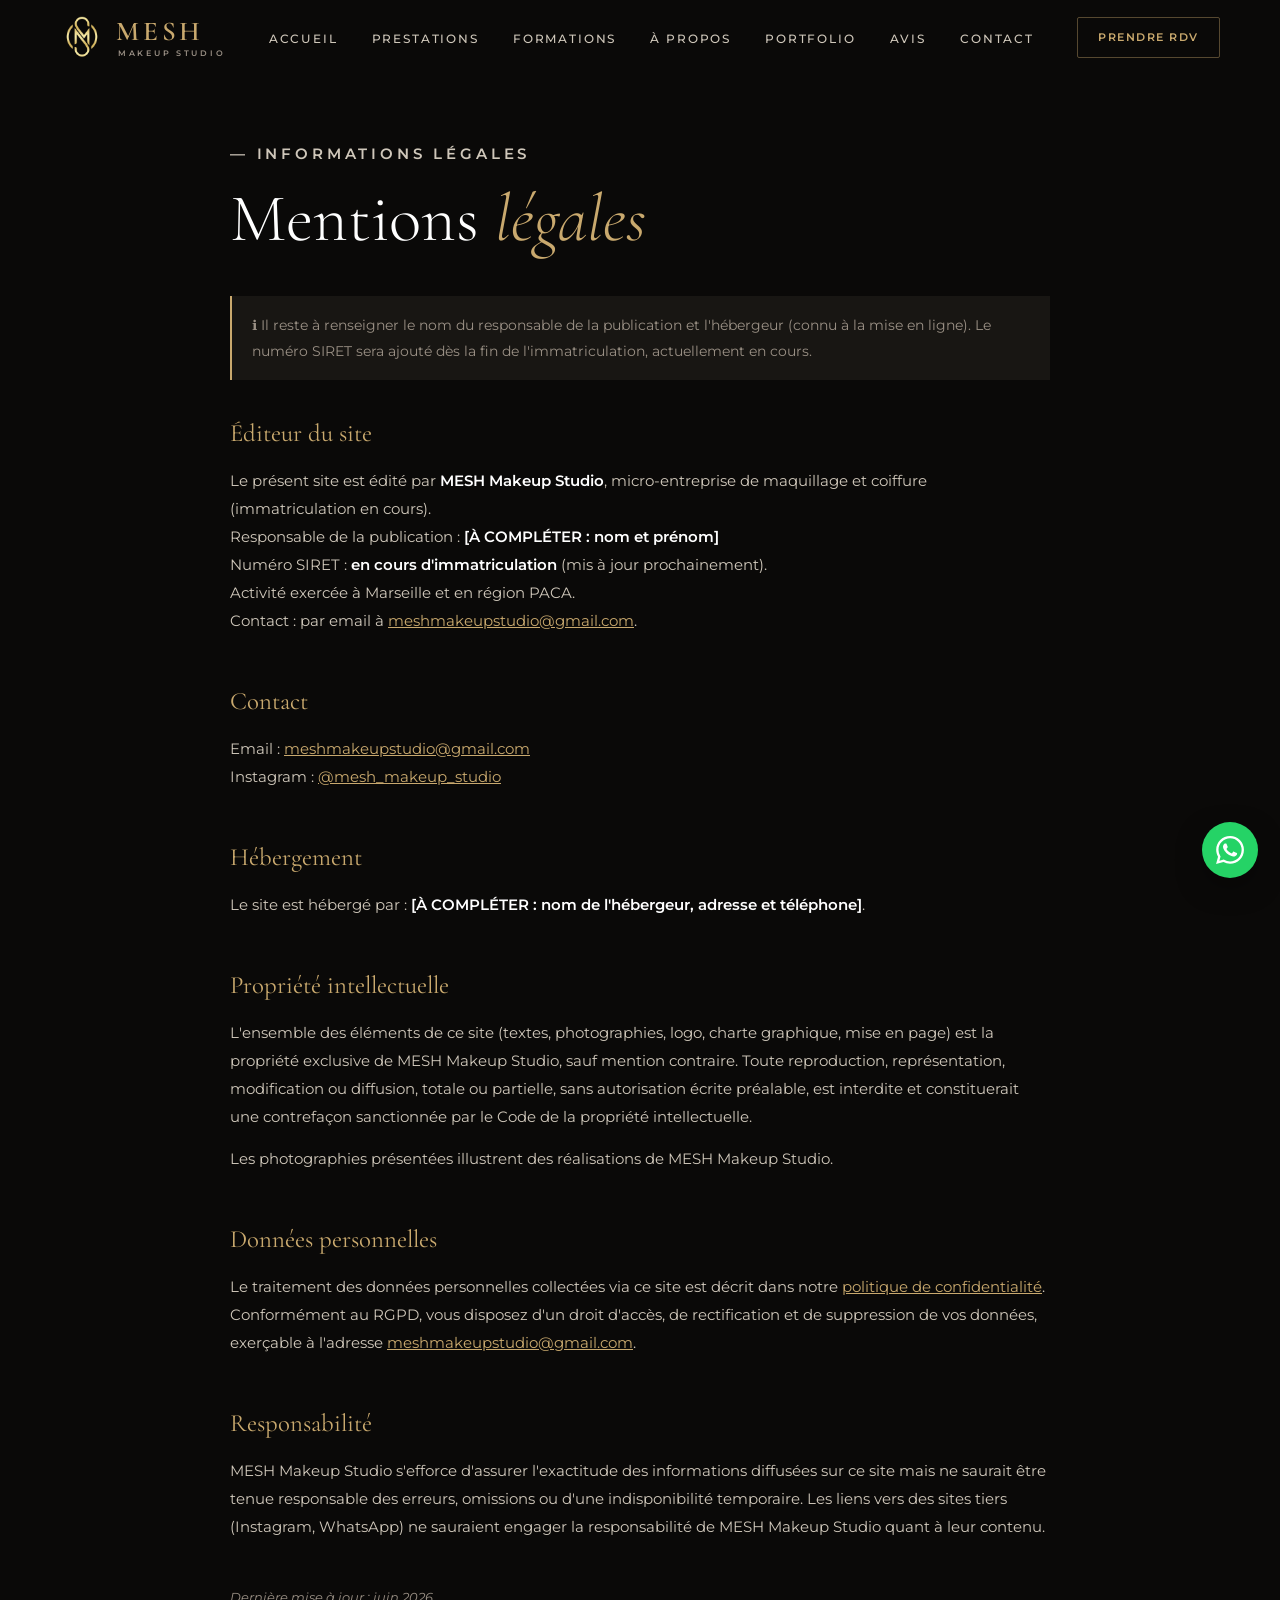
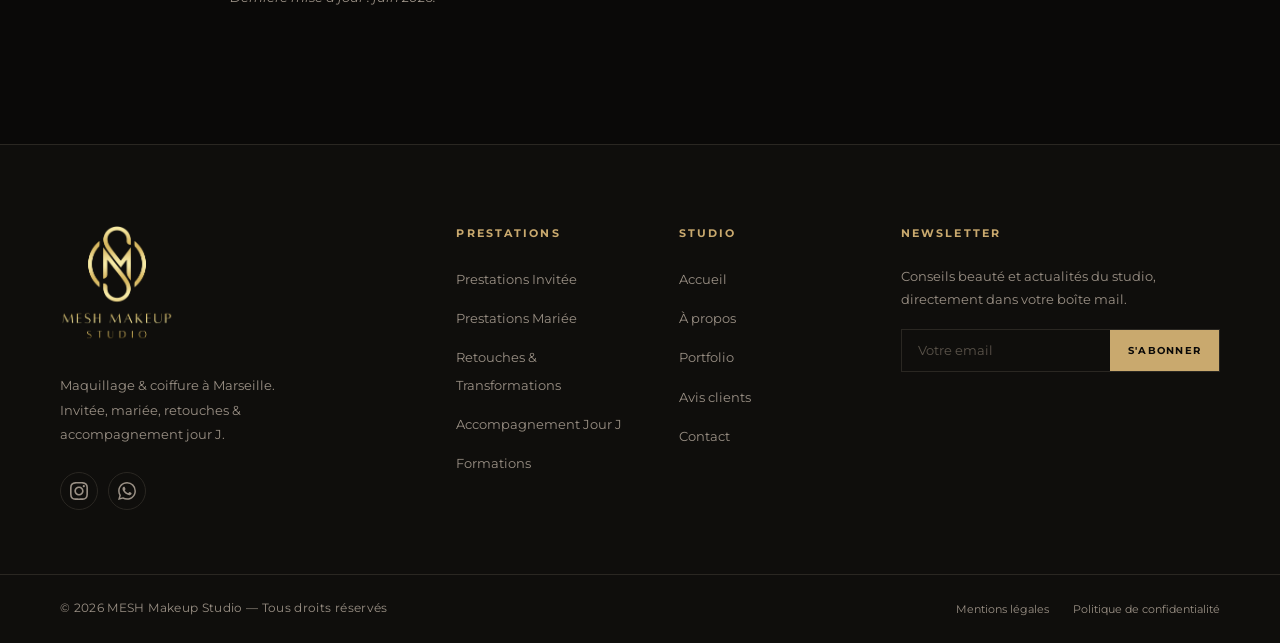
<file: mentions-legales.html>
<!DOCTYPE html>
<html lang="fr">
<head>
  <meta charset="UTF-8" />
  <meta name="viewport" content="width=device-width, initial-scale=1" />
  <title>Mentions légales — MESH Makeup Studio</title>
  <meta name="description" content="Mentions légales de MESH Makeup Studio, maquillage & coiffure à Marseille." />
  <meta name="robots" content="noindex" />
  <meta name="theme-color" content="#0a0908" />
  <link rel="canonical" href="https://meshmakeupstudio.com/mentions-legales.html" />
  <link rel="icon" type="image/png" href="favicon.png" />
  <link rel="alternate icon" href="favicon.svg" type="image/svg+xml" />
  <link rel="preconnect" href="https://fonts.googleapis.com" />
  <link rel="preconnect" href="https://fonts.gstatic.com" crossorigin />
  <link href="https://fonts.googleapis.com/css2?family=Montserrat:wght@300;400;500;600;700&family=Cormorant+Garamond:ital,wght@0,300;0,400;0,500;0,600;1,300;1,400;1,500;1,600&display=swap" rel="stylesheet" />
  <link rel="stylesheet" href="style.css?v=20260624d" />
</head>
<body>
  <a class="skip-link" href="#main">Aller au contenu</a>

  <header class="site-header">
    <div class="header-inner">
      <a href="index.html" class="brand" aria-label="MESH Makeup Studio, accueil">
        <img class="brand-logo" src="images/logo-mark-gold.png" alt="" width="44" height="44" />
        <span class="brand-text">
          <span class="brand-mark">MESH</span>
          <span class="brand-sub">Makeup Studio</span>
        </span>
      </a>
      <button class="nav-toggle" type="button" aria-label="Ouvrir le menu" aria-controls="primary-nav" aria-expanded="false">
        <span></span><span></span><span></span>
      </button>
      <nav class="primary-nav" id="primary-nav" aria-label="Navigation principale">
        <ul>
          <li><a href="index.html">Accueil</a></li>
          <li><a href="services.html">Prestations</a></li>
          <li><a href="formations.html">Formations</a></li>
          <li><a href="about.html">À propos</a></li>
          <li><a href="portfolio.html">Portfolio</a></li>
          <li><a href="avis.html">Avis</a></li>
          <li><a href="contact.html">Contact</a></li>
        </ul>
      </nav>
      <a href="contact.html" class="nav-cta">Prendre RDV</a>
    </div>
  </header>

  <main id="main">
    <section class="section section--flush" style="padding-top: calc(var(--header-h) + 64px);">
      <div class="container">
        <div class="legal">
          <p class="eyebrow">Informations légales</p>
          <h1 class="page-title" style="text-align:left; margin-bottom:40px;">Mentions <em>légales</em></h1>

          <p class="legal-note">ℹ️ Il reste à renseigner le nom du responsable de la publication et
            l'hébergeur (connu à la mise en ligne). Le numéro SIRET sera ajouté dès la fin de
            l'immatriculation, actuellement en cours.</p>

          <h2>Éditeur du site</h2>
          <p>
            Le présent site est édité par <strong>MESH Makeup Studio</strong>, micro-entreprise de
            maquillage et coiffure (immatriculation en cours).<br />
            Responsable de la publication : <strong>[À COMPLÉTER : nom et prénom]</strong><br />
            Numéro SIRET : <strong>en cours d'immatriculation</strong> (mis à jour prochainement).<br />
            Activité exercée à Marseille et en région PACA.<br />
            Contact : par email à <a href="mailto:meshmakeupstudio@gmail.com">meshmakeupstudio@gmail.com</a>.
          </p>

          <h2>Contact</h2>
          <p>
            Email : <a href="mailto:meshmakeupstudio@gmail.com">meshmakeupstudio@gmail.com</a><br />
            Instagram : <a href="https://www.instagram.com/mesh_makeup_studio" target="_blank" rel="noopener noreferrer">@mesh_makeup_studio</a>
          </p>

          <h2>Hébergement</h2>
          <p>
            Le site est hébergé par : <strong>[À COMPLÉTER : nom de l'hébergeur, adresse et
            téléphone]</strong>.
          </p>

          <h2>Propriété intellectuelle</h2>
          <p>
            L'ensemble des éléments de ce site (textes, photographies, logo, charte graphique,
            mise en page) est la propriété exclusive de MESH Makeup Studio, sauf mention contraire.
            Toute reproduction, représentation, modification ou diffusion, totale ou partielle,
            sans autorisation écrite préalable, est interdite et constituerait une contrefaçon
            sanctionnée par le Code de la propriété intellectuelle.
          </p>
          <p>
            Les photographies présentées illustrent des réalisations de MESH Makeup Studio.
          </p>

          <h2>Données personnelles</h2>
          <p>
            Le traitement des données personnelles collectées via ce site est décrit dans notre
            <a href="confidentialite.html">politique de confidentialité</a>. Conformément au RGPD,
            vous disposez d'un droit d'accès, de rectification et de suppression de vos données,
            exerçable à l'adresse <a href="mailto:meshmakeupstudio@gmail.com">meshmakeupstudio@gmail.com</a>.
          </p>

          <h2>Responsabilité</h2>
          <p>
            MESH Makeup Studio s'efforce d'assurer l'exactitude des informations diffusées sur ce
            site mais ne saurait être tenue responsable des erreurs, omissions ou d'une
            indisponibilité temporaire. Les liens vers des sites tiers (Instagram, WhatsApp) ne
            sauraient engager la responsabilité de MESH Makeup Studio quant à leur contenu.
          </p>

          <p class="updated">Dernière mise à jour : juin 2026.</p>
        </div>
      </div>
    </section>
  </main>

  <footer class="site-footer">
    <div class="footer-top">
      <div class="container">
        <div class="footer-grid">
          <div class="footer-brand">
            <a href="index.html" class="footer-logo-link" aria-label="MESH Makeup Studio, accueil"><img class="footer-logo-img" src="images/logo-full-gold.png" alt="MESH Makeup Studio" /></a>
            <p>Maquillage &amp; coiffure à Marseille. Invitée, mariée, retouches &amp; accompagnement jour J.</p>
            <div class="footer-social">
              <a href="https://www.instagram.com/mesh_makeup_studio" target="_blank" rel="noopener noreferrer" aria-label="Instagram"><svg width="18" height="18" viewBox="0 0 24 24" fill="currentColor"><path d="M12 2.163c3.204 0 3.584.012 4.85.07 3.252.148 4.771 1.691 4.919 4.919.058 1.265.069 1.645.069 4.849 0 3.205-.012 3.584-.069 4.849-.149 3.225-1.664 4.771-4.919 4.919-1.266.058-1.644.07-4.85.07-3.204 0-3.584-.012-4.849-.07-3.26-.149-4.771-1.699-4.919-4.92-.058-1.265-.07-1.644-.07-4.849 0-3.204.013-3.583.07-4.849.149-3.227 1.664-4.771 4.919-4.919 1.266-.057 1.645-.069 4.849-.069zm0-2.163c-3.259 0-3.667.014-4.947.072-4.358.2-6.78 2.618-6.98 6.98-.059 1.281-.073 1.689-.073 4.948 0 3.259.014 3.668.072 4.948.2 4.358 2.618 6.78 6.98 6.98 1.281.058 1.689.072 4.948.072 3.259 0 3.668-.014 4.948-.072 4.354-.2 6.782-2.618 6.979-6.98.059-1.28.073-1.689.073-4.948 0-3.259-.014-3.667-.072-4.947-.196-4.354-2.617-6.78-6.979-6.98-1.281-.059-1.69-.073-4.949-.073zm0 5.838c-3.403 0-6.162 2.759-6.162 6.162s2.759 6.163 6.162 6.163 6.162-2.759 6.162-6.163c0-3.403-2.759-6.162-6.162-6.162zm0 10.162c-2.209 0-4-1.79-4-4 0-2.209 1.791-4 4-4s4 1.791 4 4c0 2.21-1.791 4-4 4zm6.406-11.845c-.796 0-1.441.645-1.441 1.44s.645 1.44 1.441 1.44c.795 0 1.439-.645 1.439-1.44s-.644-1.44-1.439-1.44z"/></svg></a>
              <a class="js-whatsapp" href="https://wa.me/33646925489" target="_blank" rel="noopener noreferrer" aria-label="WhatsApp"><svg width="18" height="18" viewBox="0 0 24 24" fill="currentColor"><path d="M17.472 14.382c-.297-.149-1.758-.867-2.03-.967-.273-.099-.471-.148-.67.15-.197.297-.767.966-.94 1.164-.173.199-.347.223-.644.075-.297-.15-1.255-.463-2.39-1.475-.883-.788-1.48-1.761-1.653-2.059-.173-.297-.018-.458.13-.606.134-.133.298-.347.446-.52.149-.174.198-.298.298-.497.099-.198.05-.371-.025-.52-.075-.149-.669-1.612-.916-2.207-.242-.579-.487-.5-.669-.51-.173-.008-.371-.01-.57-.01-.198 0-.52.074-.792.372-.272.297-1.04 1.016-1.04 2.479 0 1.462 1.065 2.875 1.213 3.074.149.198 2.096 3.2 5.077 4.487.709.306 1.262.489 1.694.625.712.227 1.36.195 1.871.118.571-.085 1.758-.719 2.006-1.413.248-.694.248-1.289.173-1.413-.074-.124-.272-.198-.57-.347m-5.421 7.403h-.004a9.87 9.87 0 01-5.031-1.378l-.361-.214-3.741.982.998-3.648-.235-.374a9.86 9.86 0 01-1.51-5.26c.001-5.45 4.436-9.884 9.888-9.884 2.64 0 5.122 1.03 6.988 2.898a9.825 9.825 0 012.893 6.994c-.003 5.45-4.437 9.884-9.885 9.884m8.413-18.297A11.815 11.815 0 0012.05 0C5.495 0 .16 5.335.157 11.892c0 2.096.547 4.142 1.588 5.945L.057 24l6.305-1.654a11.882 11.882 0 005.683 1.448h.005c6.554 0 11.89-5.335 11.893-11.893a11.821 11.821 0 00-3.48-8.413z"/></svg></a>
            </div>
          </div>
          <nav class="footer-col" aria-label="Liens prestations">
            <h4>Prestations</h4>
            <ul>
              <li><a href="services.html">Prestations Invitée</a></li>
              <li><a href="services.html">Prestations Mariée</a></li>
              <li><a href="services.html">Retouches &amp; Transformations</a></li>
              <li><a href="services.html">Accompagnement Jour J</a></li>
              <li><a href="formations.html">Formations</a></li>
            </ul>
          </nav>
          <nav class="footer-col" aria-label="Liens studio">
            <h4>Studio</h4>
            <ul>
              <li><a href="index.html">Accueil</a></li>
              <li><a href="about.html">À propos</a></li>
              <li><a href="portfolio.html">Portfolio</a></li>
              <li><a href="avis.html">Avis clients</a></li>
              <li><a href="contact.html">Contact</a></li>
            </ul>
          </nav>
          <div class="footer-news">
            <h4>Newsletter</h4>
            <p>Conseils beauté et actualités du studio, directement dans votre boîte mail.</p>
            <form class="news-form" novalidate>
              <label class="sr-only" for="news-email-ml">Votre email</label>
              <input id="news-email-ml" type="email" placeholder="Votre email" autocomplete="email" required />
              <button type="submit">S'abonner</button>
            </form>
          </div>
        </div>
      </div>
    </div>
    <div class="footer-bottom">
      <div class="container">
        <p>© <span data-year>2026</span> MESH Makeup Studio — Tous droits réservés</p>
        <div class="footer-legal">
          <a href="mentions-legales.html">Mentions légales</a>
          <a href="confidentialite.html">Politique de confidentialité</a>
        </div>
      </div>
    </div>
  </footer>

  <a class="wa-float js-whatsapp" href="https://wa.me/33646925489" target="_blank" rel="noopener noreferrer" aria-label="Nous contacter sur WhatsApp">
    <svg viewBox="0 0 24 24" fill="currentColor" aria-hidden="true"><path d="M17.472 14.382c-.297-.149-1.758-.867-2.03-.967-.273-.099-.471-.148-.67.15-.197.297-.767.966-.94 1.164-.173.199-.347.223-.644.075-.297-.15-1.255-.463-2.39-1.475-.883-.788-1.48-1.761-1.653-2.059-.173-.297-.018-.458.13-.606.134-.133.298-.347.446-.52.149-.174.198-.298.298-.497.099-.198.05-.371-.025-.52-.075-.149-.669-1.612-.916-2.207-.242-.579-.487-.5-.669-.51-.173-.008-.371-.01-.57-.01-.198 0-.52.074-.792.372-.272.297-1.04 1.016-1.04 2.479 0 1.462 1.065 2.875 1.213 3.074.149.198 2.096 3.2 5.077 4.487.709.306 1.262.489 1.694.625.712.227 1.36.195 1.871.118.571-.085 1.758-.719 2.006-1.413.248-.694.248-1.289.173-1.413-.074-.124-.272-.198-.57-.347m-5.421 7.403h-.004a9.87 9.87 0 01-5.031-1.378l-.361-.214-3.741.982.998-3.648-.235-.374a9.86 9.86 0 01-1.51-5.26c.001-5.45 4.436-9.884 9.888-9.884 2.64 0 5.122 1.03 6.988 2.898a9.825 9.825 0 012.893 6.994c-.003 5.45-4.437 9.884-9.885 9.884m8.413-18.297A11.815 11.815 0 0012.05 0C5.495 0 .16 5.335.157 11.892c0 2.096.547 4.142 1.588 5.945L.057 24l6.305-1.654a11.882 11.882 0 005.683 1.448h.005c6.554 0 11.89-5.335 11.893-11.893a11.821 11.821 0 00-3.48-8.413z"/></svg>
  </a>

  <script src="script.js?v=20260624d" defer></script>
</body>
</html>
</file>
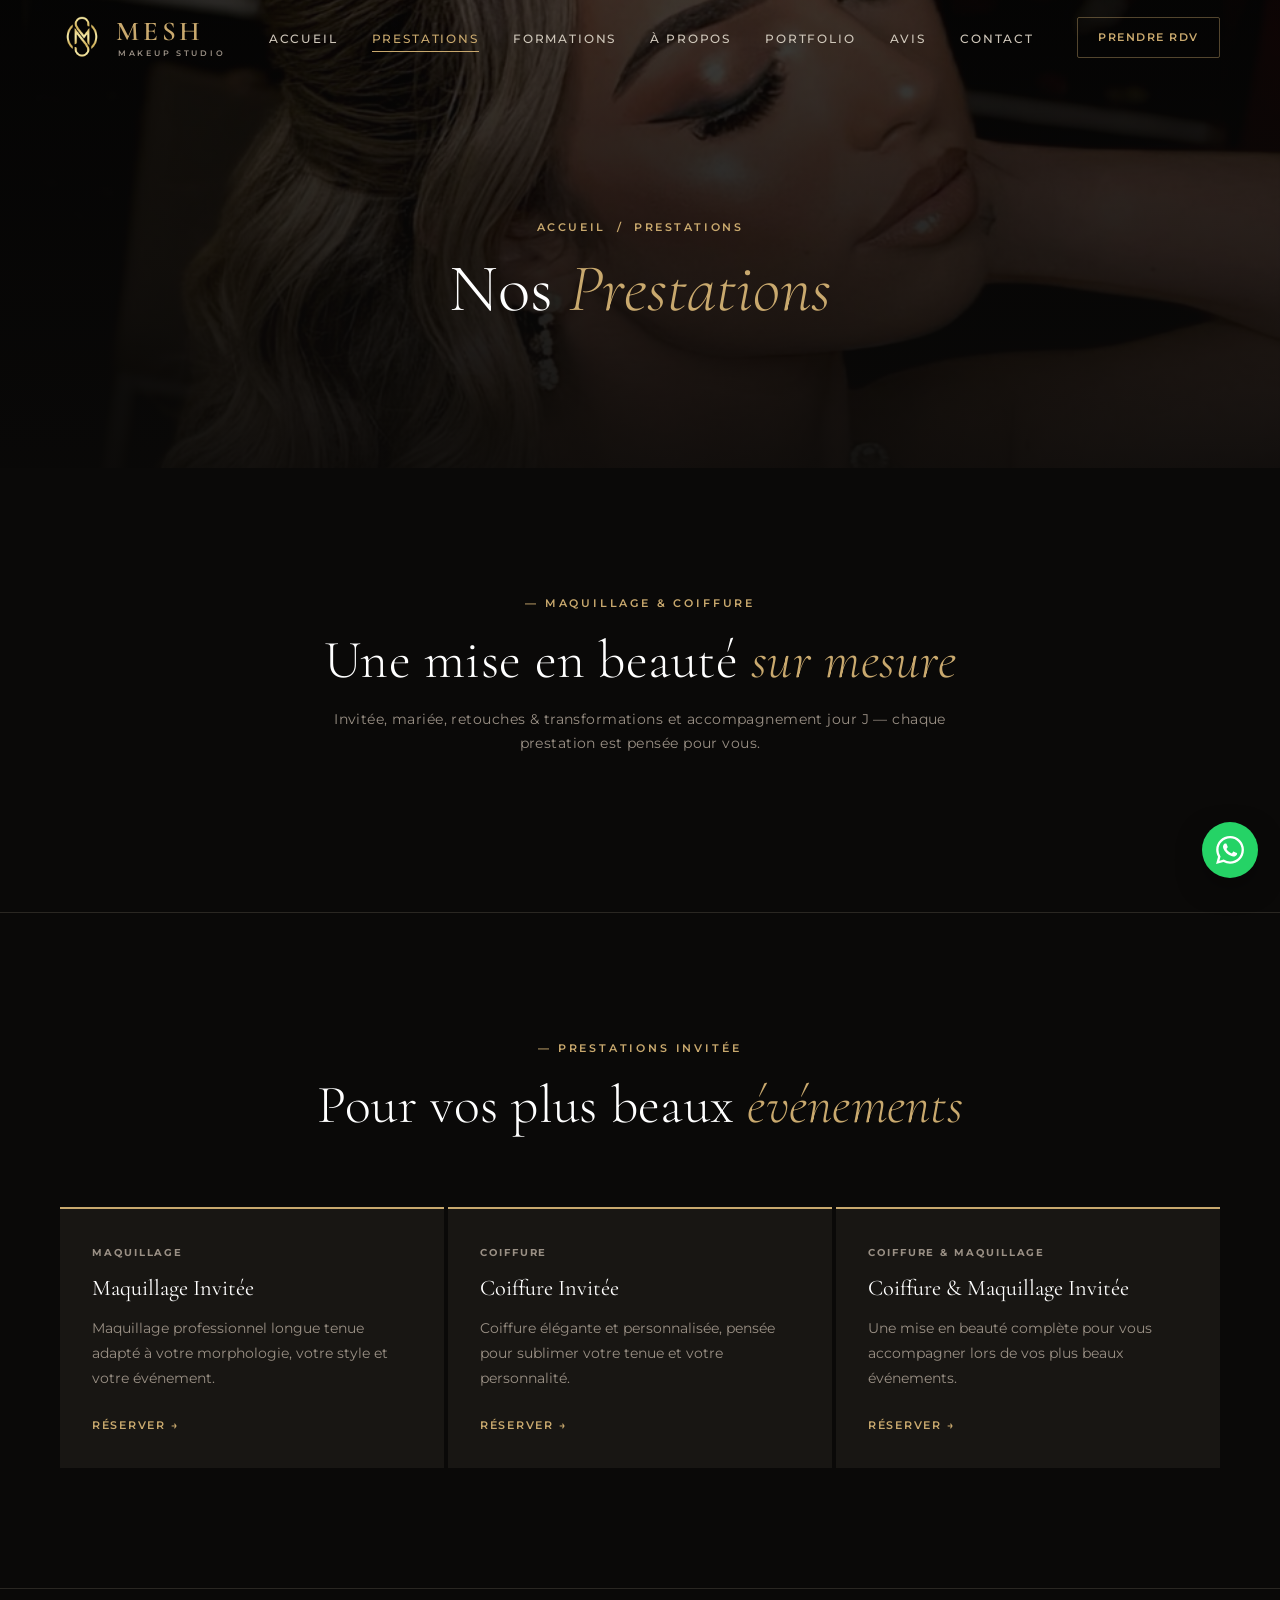
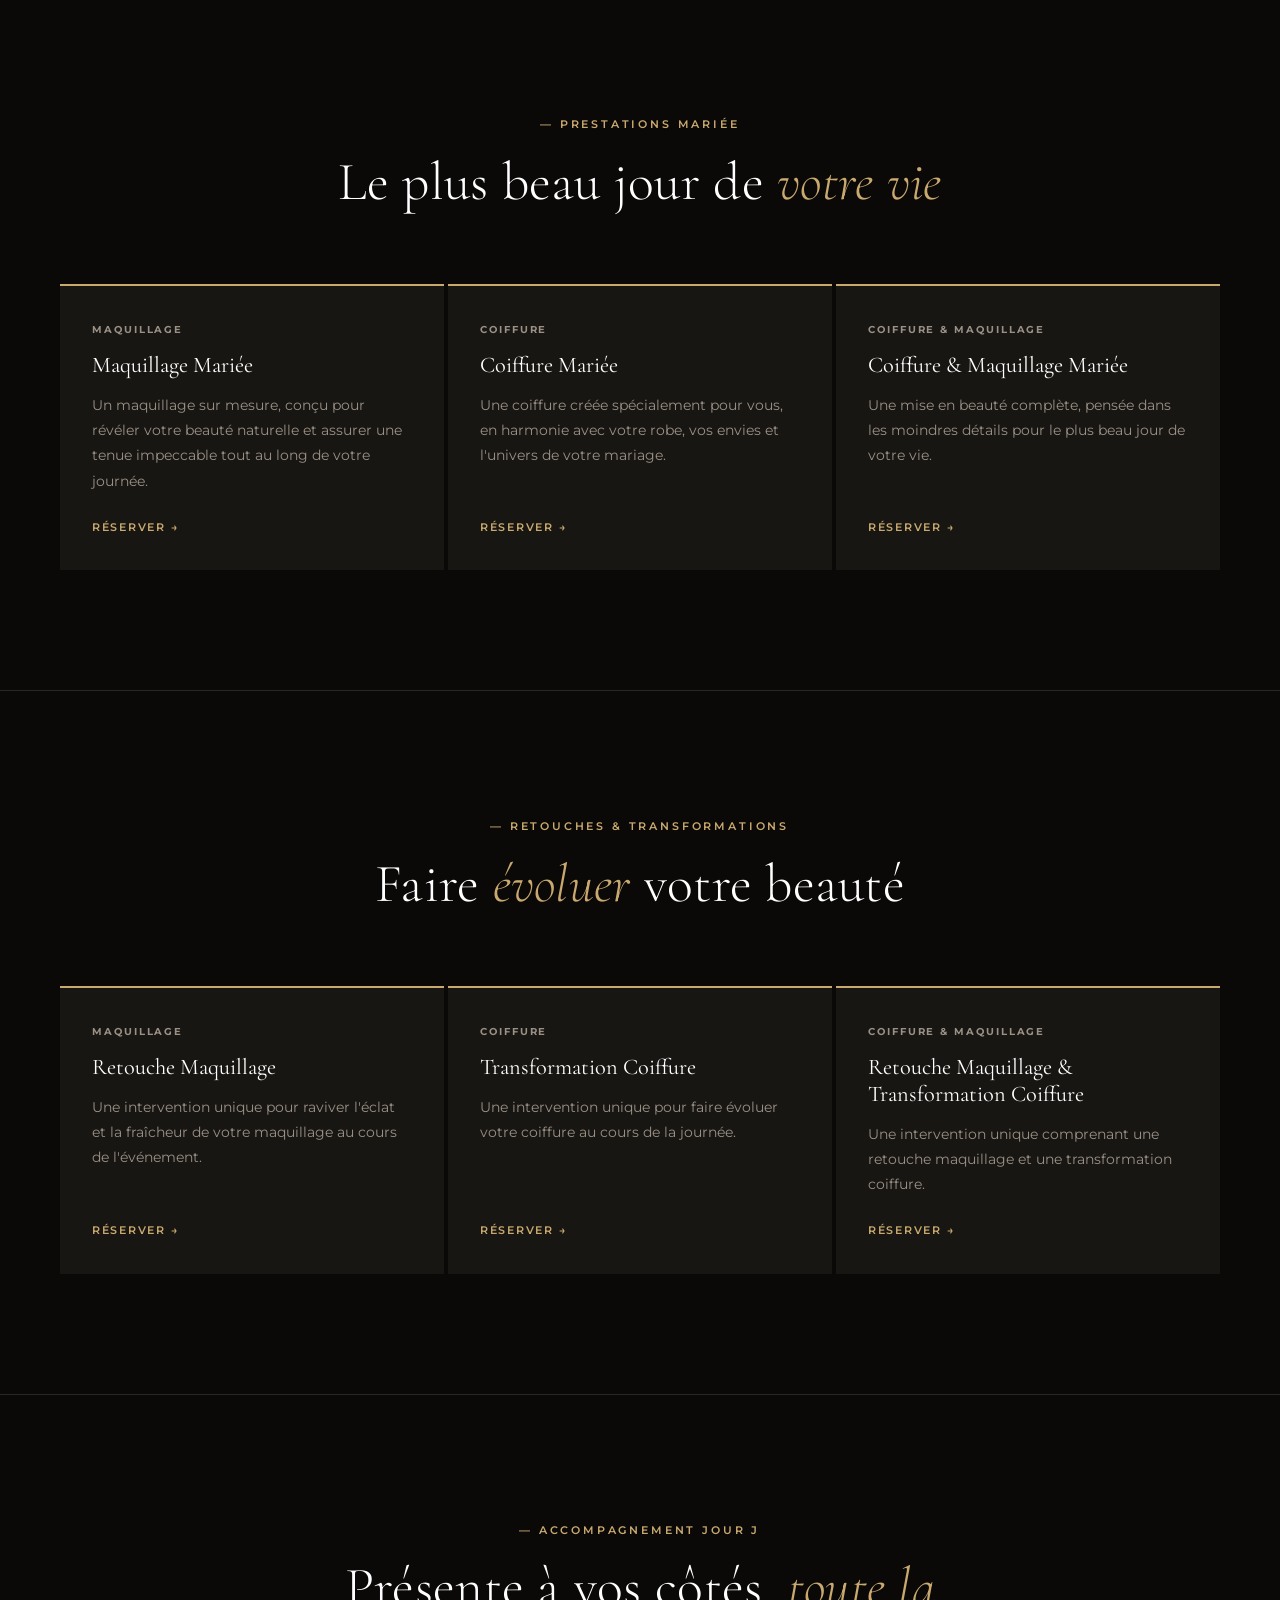
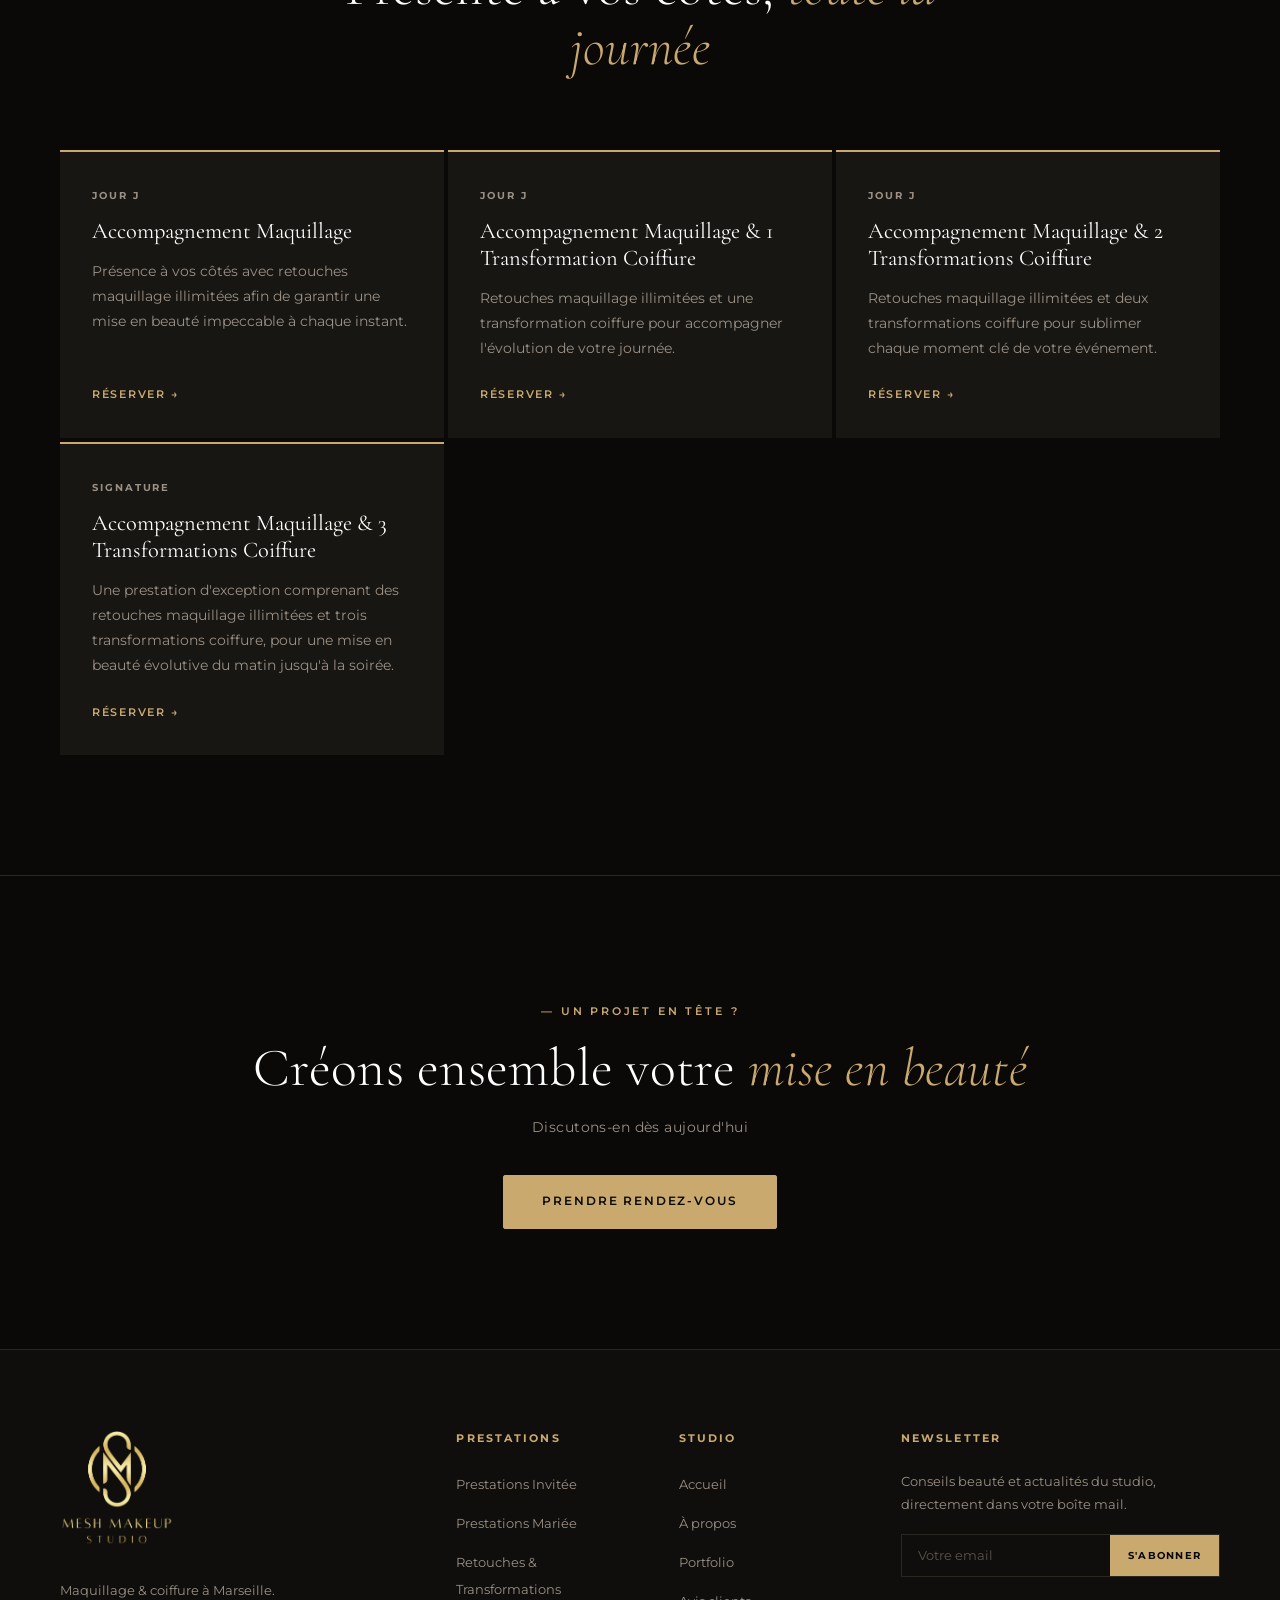
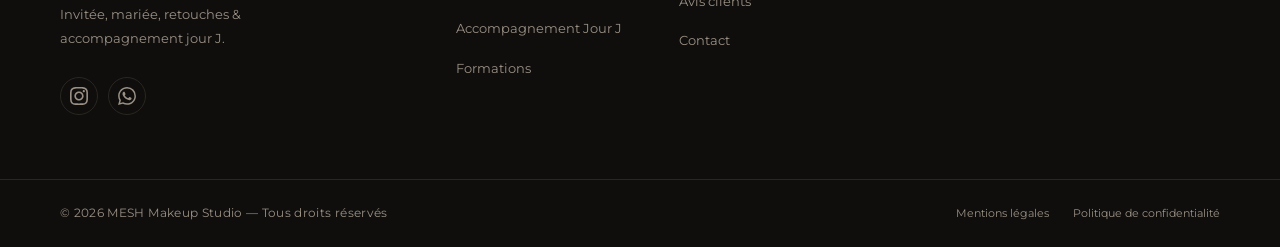
<file: services.html>
<!DOCTYPE html>
<html lang="fr">
<head>
  <meta charset="UTF-8" />
  <meta name="viewport" content="width=device-width, initial-scale=1" />
  <title>Prestations — MESH Makeup Studio</title>
  <meta name="description" content="Maquillage & coiffure à Marseille : prestations invitée, mariée, retouches & transformations et accompagnement jour J. Sur mesure, déplacement PACA & international." />
  <meta name="theme-color" content="#0a0908" />
  <link rel="canonical" href="https://meshmakeupstudio.com/services.html" />
  <link rel="icon" type="image/png" href="favicon.png" />
  <link rel="alternate icon" href="favicon.svg" type="image/svg+xml" />

  <meta property="og:type" content="website" />
  <meta property="og:url" content="https://meshmakeupstudio.com/services.html" />
  <meta property="og:locale" content="fr_FR" />
  <meta property="og:site_name" content="MESH Makeup Studio" />
  <meta property="og:title" content="Prestations — MESH Makeup Studio" />
  <meta property="og:description" content="Maquillage & coiffure sur mesure : invitée, mariée, retouches et accompagnement jour J." />
  <meta property="og:image" content="https://meshmakeupstudio.com/images/coiffure-ondulee.jpg" />

  <link rel="preconnect" href="https://fonts.googleapis.com" />
  <link rel="preconnect" href="https://fonts.gstatic.com" crossorigin />
  <link href="https://fonts.googleapis.com/css2?family=Montserrat:wght@300;400;500;600;700&family=Cormorant+Garamond:ital,wght@0,300;0,400;0,500;0,600;1,300;1,400;1,500;1,600&display=swap" rel="stylesheet" />
  <link rel="stylesheet" href="style.css?v=20260624d" />
</head>
<body>
  <a class="skip-link" href="#main">Aller au contenu</a>

  <header class="site-header">
    <div class="header-inner">
      <a href="index.html" class="brand" aria-label="MESH Makeup Studio, accueil">
        <img class="brand-logo" src="images/logo-mark-gold.png" alt="" width="44" height="44" />
        <span class="brand-text">
          <span class="brand-mark">MESH</span>
          <span class="brand-sub">Makeup Studio</span>
        </span>
      </a>
      <button class="nav-toggle" type="button" aria-label="Ouvrir le menu" aria-controls="primary-nav" aria-expanded="false">
        <span></span><span></span><span></span>
      </button>
      <nav class="primary-nav" id="primary-nav" aria-label="Navigation principale">
        <ul>
          <li><a href="index.html">Accueil</a></li>
          <li><a href="services.html" aria-current="page">Prestations</a></li>
          <li><a href="formations.html">Formations</a></li>
          <li><a href="about.html">À propos</a></li>
          <li><a href="portfolio.html">Portfolio</a></li>
          <li><a href="avis.html">Avis</a></li>
          <li><a href="contact.html">Contact</a></li>
        </ul>
      </nav>
      <a href="contact.html" class="nav-cta">Prendre RDV</a>
    </div>
  </header>

  <main id="main">

    <!-- ═══ BANNER ═══ -->
    <section class="page-banner">
      <!-- PHOTO : bannière prestations (paysage) -->
      <img src="images/coiffure-ondulee.jpg" alt="Prestations MESH Makeup Studio" />
      <div class="page-banner-body">
        <p class="page-crumb"><a href="index.html">Accueil</a> &nbsp;/&nbsp; Prestations</p>
        <h1 class="page-title">Nos <em>Prestations</em></h1>
      </div>
    </section>

    <!-- ═══ INTRO ═══ -->
    <section class="section section--flush cta-band">
      <div class="container">
        <p class="eyebrow" data-reveal>Maquillage &amp; Coiffure</p>
        <h2 class="section-title" data-reveal data-reveal-order="1">Une mise en beauté <em>sur mesure</em></h2>
        <p class="section-sub" data-reveal data-reveal-order="2" style="max-width:620px;margin-inline:auto;">Invitée, mariée, retouches & transformations et accompagnement jour J — chaque prestation est pensée pour vous.</p>
      </div>
    </section>

    <!-- ═══ PRESTATIONS INVITÉE ═══ -->
    <section class="section">
      <div class="container">
        <div class="section-head">
          <p class="eyebrow" data-reveal>Prestations Invitée</p>
          <h2 class="section-title" data-reveal data-reveal-order="1">Pour vos plus beaux <em>événements</em></h2>
        </div>
        <div class="offers">
          <article class="offer" data-reveal data-reveal-order="1">
            <span class="offer-tag">Maquillage</span>
            <h3>Maquillage Invitée</h3>
            <p>Maquillage professionnel longue tenue adapté à votre morphologie, votre style et votre événement.</p>
            <a href="contact.html" class="service-link">Réserver →</a>
          </article>
          <article class="offer" data-reveal data-reveal-order="2">
            <span class="offer-tag">Coiffure</span>
            <h3>Coiffure Invitée</h3>
            <p>Coiffure élégante et personnalisée, pensée pour sublimer votre tenue et votre personnalité.</p>
            <a href="contact.html" class="service-link">Réserver →</a>
          </article>
          <article class="offer" data-reveal data-reveal-order="3">
            <span class="offer-tag">Coiffure &amp; Maquillage</span>
            <h3>Coiffure &amp; Maquillage Invitée</h3>
            <p>Une mise en beauté complète pour vous accompagner lors de vos plus beaux événements.</p>
            <a href="contact.html" class="service-link">Réserver →</a>
          </article>
        </div>
      </div>
    </section>

    <!-- ═══ PRESTATIONS MARIÉE ═══ -->
    <section class="section">
      <div class="container">
        <div class="section-head">
          <p class="eyebrow" data-reveal>Prestations Mariée</p>
          <h2 class="section-title" data-reveal data-reveal-order="1">Le plus beau jour de <em>votre vie</em></h2>
        </div>
        <div class="offers">
          <article class="offer" data-reveal data-reveal-order="1">
            <span class="offer-tag">Maquillage</span>
            <h3>Maquillage Mariée</h3>
            <p>Un maquillage sur mesure, conçu pour révéler votre beauté naturelle et assurer une tenue impeccable tout au long de votre journée.</p>
            <a href="contact.html" class="service-link">Réserver →</a>
          </article>
          <article class="offer" data-reveal data-reveal-order="2">
            <span class="offer-tag">Coiffure</span>
            <h3>Coiffure Mariée</h3>
            <p>Une coiffure créée spécialement pour vous, en harmonie avec votre robe, vos envies et l'univers de votre mariage.</p>
            <a href="contact.html" class="service-link">Réserver →</a>
          </article>
          <article class="offer" data-reveal data-reveal-order="3">
            <span class="offer-tag">Coiffure &amp; Maquillage</span>
            <h3>Coiffure &amp; Maquillage Mariée</h3>
            <p>Une mise en beauté complète, pensée dans les moindres détails pour le plus beau jour de votre vie.</p>
            <a href="contact.html" class="service-link">Réserver →</a>
          </article>
        </div>
      </div>
    </section>

    <!-- ═══ RETOUCHES & TRANSFORMATIONS ═══ -->
    <section class="section">
      <div class="container">
        <div class="section-head">
          <p class="eyebrow" data-reveal>Retouches &amp; Transformations</p>
          <h2 class="section-title" data-reveal data-reveal-order="1">Faire <em>évoluer</em> votre beauté</h2>
        </div>
        <div class="offers">
          <article class="offer" data-reveal data-reveal-order="1">
            <span class="offer-tag">Maquillage</span>
            <h3>Retouche Maquillage</h3>
            <p>Une intervention unique pour raviver l'éclat et la fraîcheur de votre maquillage au cours de l'événement.</p>
            <a href="contact.html" class="service-link">Réserver →</a>
          </article>
          <article class="offer" data-reveal data-reveal-order="2">
            <span class="offer-tag">Coiffure</span>
            <h3>Transformation Coiffure</h3>
            <p>Une intervention unique pour faire évoluer votre coiffure au cours de la journée.</p>
            <a href="contact.html" class="service-link">Réserver →</a>
          </article>
          <article class="offer" data-reveal data-reveal-order="3">
            <span class="offer-tag">Coiffure &amp; Maquillage</span>
            <h3>Retouche Maquillage &amp; Transformation Coiffure</h3>
            <p>Une intervention unique comprenant une retouche maquillage et une transformation coiffure.</p>
            <a href="contact.html" class="service-link">Réserver →</a>
          </article>
        </div>
      </div>
    </section>

    <!-- ═══ ACCOMPAGNEMENT JOUR J ═══ -->
    <section class="section">
      <div class="container">
        <div class="section-head">
          <p class="eyebrow" data-reveal>Accompagnement Jour J</p>
          <h2 class="section-title" data-reveal data-reveal-order="1">Présente à vos côtés, <em>toute la journée</em></h2>
        </div>
        <div class="offers">
          <article class="offer" data-reveal data-reveal-order="1">
            <span class="offer-tag">Jour J</span>
            <h3>Accompagnement Maquillage</h3>
            <p>Présence à vos côtés avec retouches maquillage illimitées afin de garantir une mise en beauté impeccable à chaque instant.</p>
            <a href="contact.html" class="service-link">Réserver →</a>
          </article>
          <article class="offer" data-reveal data-reveal-order="2">
            <span class="offer-tag">Jour J</span>
            <h3>Accompagnement Maquillage &amp; 1 Transformation Coiffure</h3>
            <p>Retouches maquillage illimitées et une transformation coiffure pour accompagner l'évolution de votre journée.</p>
            <a href="contact.html" class="service-link">Réserver →</a>
          </article>
          <article class="offer" data-reveal data-reveal-order="3">
            <span class="offer-tag">Jour J</span>
            <h3>Accompagnement Maquillage &amp; 2 Transformations Coiffure</h3>
            <p>Retouches maquillage illimitées et deux transformations coiffure pour sublimer chaque moment clé de votre événement.</p>
            <a href="contact.html" class="service-link">Réserver →</a>
          </article>
          <article class="offer" data-reveal data-reveal-order="1">
            <span class="offer-tag">Signature</span>
            <h3>Accompagnement Maquillage &amp; 3 Transformations Coiffure</h3>
            <p>Une prestation d'exception comprenant des retouches maquillage illimitées et trois transformations coiffure, pour une mise en beauté évolutive du matin jusqu'à la soirée.</p>
            <a href="contact.html" class="service-link">Réserver →</a>
          </article>
        </div>
      </div>
    </section>

    <!-- ═══ CTA ═══ -->
    <section class="section cta-band">
      <div class="container">
        <p class="eyebrow" data-reveal>Un projet en tête ?</p>
        <h2 class="section-title" data-reveal data-reveal-order="1">Créons ensemble votre <em>mise en beauté</em></h2>
        <p class="section-sub" data-reveal data-reveal-order="2">Discutons-en dès aujourd'hui</p>
        <div data-reveal data-reveal-order="3"><a href="contact.html" class="btn btn--solid">Prendre rendez-vous</a></div>
      </div>
    </section>

  </main>

  <footer class="site-footer">
    <div class="footer-top">
      <div class="container">
        <div class="footer-grid">
          <div class="footer-brand">
            <a href="index.html" class="footer-logo-link" aria-label="MESH Makeup Studio, accueil"><img class="footer-logo-img" src="images/logo-full-gold.png" alt="MESH Makeup Studio" /></a>
            <p>Maquillage &amp; coiffure à Marseille. Invitée, mariée, retouches &amp; accompagnement jour J.</p>
            <div class="footer-social">
              <a href="https://www.instagram.com/mesh_makeup_studio" target="_blank" rel="noopener noreferrer" aria-label="Instagram"><svg width="18" height="18" viewBox="0 0 24 24" fill="currentColor"><path d="M12 2.163c3.204 0 3.584.012 4.85.07 3.252.148 4.771 1.691 4.919 4.919.058 1.265.069 1.645.069 4.849 0 3.205-.012 3.584-.069 4.849-.149 3.225-1.664 4.771-4.919 4.919-1.266.058-1.644.07-4.85.07-3.204 0-3.584-.012-4.849-.07-3.26-.149-4.771-1.699-4.919-4.92-.058-1.265-.07-1.644-.07-4.849 0-3.204.013-3.583.07-4.849.149-3.227 1.664-4.771 4.919-4.919 1.266-.057 1.645-.069 4.849-.069zm0-2.163c-3.259 0-3.667.014-4.947.072-4.358.2-6.78 2.618-6.98 6.98-.059 1.281-.073 1.689-.073 4.948 0 3.259.014 3.668.072 4.948.2 4.358 2.618 6.78 6.98 6.98 1.281.058 1.689.072 4.948.072 3.259 0 3.668-.014 4.948-.072 4.354-.2 6.782-2.618 6.979-6.98.059-1.28.073-1.689.073-4.948 0-3.259-.014-3.667-.072-4.947-.196-4.354-2.617-6.78-6.979-6.98-1.281-.059-1.69-.073-4.949-.073zm0 5.838c-3.403 0-6.162 2.759-6.162 6.162s2.759 6.163 6.162 6.163 6.162-2.759 6.162-6.163c0-3.403-2.759-6.162-6.162-6.162zm0 10.162c-2.209 0-4-1.79-4-4 0-2.209 1.791-4 4-4s4 1.791 4 4c0 2.21-1.791 4-4 4zm6.406-11.845c-.796 0-1.441.645-1.441 1.44s.645 1.44 1.441 1.44c.795 0 1.439-.645 1.439-1.44s-.644-1.44-1.439-1.44z"/></svg></a>
              <a class="js-whatsapp" href="https://wa.me/33646925489" target="_blank" rel="noopener noreferrer" aria-label="WhatsApp"><svg width="18" height="18" viewBox="0 0 24 24" fill="currentColor"><path d="M17.472 14.382c-.297-.149-1.758-.867-2.03-.967-.273-.099-.471-.148-.67.15-.197.297-.767.966-.94 1.164-.173.199-.347.223-.644.075-.297-.15-1.255-.463-2.39-1.475-.883-.788-1.48-1.761-1.653-2.059-.173-.297-.018-.458.13-.606.134-.133.298-.347.446-.52.149-.174.198-.298.298-.497.099-.198.05-.371-.025-.52-.075-.149-.669-1.612-.916-2.207-.242-.579-.487-.5-.669-.51-.173-.008-.371-.01-.57-.01-.198 0-.52.074-.792.372-.272.297-1.04 1.016-1.04 2.479 0 1.462 1.065 2.875 1.213 3.074.149.198 2.096 3.2 5.077 4.487.709.306 1.262.489 1.694.625.712.227 1.36.195 1.871.118.571-.085 1.758-.719 2.006-1.413.248-.694.248-1.289.173-1.413-.074-.124-.272-.198-.57-.347m-5.421 7.403h-.004a9.87 9.87 0 01-5.031-1.378l-.361-.214-3.741.982.998-3.648-.235-.374a9.86 9.86 0 01-1.51-5.26c.001-5.45 4.436-9.884 9.888-9.884 2.64 0 5.122 1.03 6.988 2.898a9.825 9.825 0 012.893 6.994c-.003 5.45-4.437 9.884-9.885 9.884m8.413-18.297A11.815 11.815 0 0012.05 0C5.495 0 .16 5.335.157 11.892c0 2.096.547 4.142 1.588 5.945L.057 24l6.305-1.654a11.882 11.882 0 005.683 1.448h.005c6.554 0 11.89-5.335 11.893-11.893a11.821 11.821 0 00-3.48-8.413z"/></svg></a>
            </div>
          </div>
          <nav class="footer-col" aria-label="Liens prestations">
            <h4>Prestations</h4>
            <ul>
              <li><a href="services.html">Prestations Invitée</a></li>
              <li><a href="services.html">Prestations Mariée</a></li>
              <li><a href="services.html">Retouches &amp; Transformations</a></li>
              <li><a href="services.html">Accompagnement Jour J</a></li>
              <li><a href="formations.html">Formations</a></li>
            </ul>
          </nav>
          <nav class="footer-col" aria-label="Liens studio">
            <h4>Studio</h4>
            <ul>
              <li><a href="index.html">Accueil</a></li>
              <li><a href="about.html">À propos</a></li>
              <li><a href="portfolio.html">Portfolio</a></li>
              <li><a href="avis.html">Avis clients</a></li>
              <li><a href="contact.html">Contact</a></li>
            </ul>
          </nav>
          <div class="footer-news">
            <h4>Newsletter</h4>
            <p>Conseils beauté et actualités du studio, directement dans votre boîte mail.</p>
            <form class="news-form" novalidate>
              <label class="sr-only" for="news-email-services">Votre email</label>
              <input id="news-email-services" type="email" placeholder="Votre email" autocomplete="email" required />
              <button type="submit">S'abonner</button>
            </form>
          </div>
        </div>
      </div>
    </div>
    <div class="footer-bottom">
      <div class="container">
        <p>© <span data-year>2026</span> MESH Makeup Studio — Tous droits réservés</p>
        <div class="footer-legal">
          <a href="mentions-legales.html">Mentions légales</a>
          <a href="confidentialite.html">Politique de confidentialité</a>
        </div>
      </div>
    </div>
  </footer>

  <a class="wa-float js-whatsapp" href="https://wa.me/33646925489" target="_blank" rel="noopener noreferrer" aria-label="Nous contacter sur WhatsApp">
    <svg viewBox="0 0 24 24" fill="currentColor" aria-hidden="true"><path d="M17.472 14.382c-.297-.149-1.758-.867-2.03-.967-.273-.099-.471-.148-.67.15-.197.297-.767.966-.94 1.164-.173.199-.347.223-.644.075-.297-.15-1.255-.463-2.39-1.475-.883-.788-1.48-1.761-1.653-2.059-.173-.297-.018-.458.13-.606.134-.133.298-.347.446-.52.149-.174.198-.298.298-.497.099-.198.05-.371-.025-.52-.075-.149-.669-1.612-.916-2.207-.242-.579-.487-.5-.669-.51-.173-.008-.371-.01-.57-.01-.198 0-.52.074-.792.372-.272.297-1.04 1.016-1.04 2.479 0 1.462 1.065 2.875 1.213 3.074.149.198 2.096 3.2 5.077 4.487.709.306 1.262.489 1.694.625.712.227 1.36.195 1.871.118.571-.085 1.758-.719 2.006-1.413.248-.694.248-1.289.173-1.413-.074-.124-.272-.198-.57-.347m-5.421 7.403h-.004a9.87 9.87 0 01-5.031-1.378l-.361-.214-3.741.982.998-3.648-.235-.374a9.86 9.86 0 01-1.51-5.26c.001-5.45 4.436-9.884 9.888-9.884 2.64 0 5.122 1.03 6.988 2.898a9.825 9.825 0 012.893 6.994c-.003 5.45-4.437 9.884-9.885 9.884m8.413-18.297A11.815 11.815 0 0012.05 0C5.495 0 .16 5.335.157 11.892c0 2.096.547 4.142 1.588 5.945L.057 24l6.305-1.654a11.882 11.882 0 005.683 1.448h.005c6.554 0 11.89-5.335 11.893-11.893a11.821 11.821 0 00-3.48-8.413z"/></svg>
  </a>

  <script src="script.js?v=20260624d" defer></script>
</body>
</html>
</file>
<file: style.css>
/* ══════════════════════════════════════════════════════════════
   MESH MAKEUP STUDIO — Feuille de style
   Design éditorial luxe · noir & or · responsive · accessible
   ══════════════════════════════════════════════════════════════ */

/* ─── RESET ─────────────────────────────────────────────────── */
*, *::before, *::after { box-sizing: border-box; margin: 0; padding: 0; }

:root {
  /* Couleurs */
  --black:    #0a0908;
  --night:    #0f0e0c;
  --panel:    #15130f;
  --card:     #181613;
  --line:     #2a2722;
  --gold:     #c9a96e;
  --gold-lt:  #e6cd9c;
  --gold-dim: rgba(201,169,110,.4);
  --white:    #ffffff;
  --cream:    #f6f1e9;
  --cream-2:  #efe7da;
  --ink:      #1a1714;
  --muted:    #9a9085;
  --text:     #cfc7ba;

  /* Typo */
  --sans: 'Montserrat', system-ui, -apple-system, sans-serif;
  --serif:'Cormorant Garamond', Georgia, 'Times New Roman', serif;

  /* Système */
  --ease:   cubic-bezier(.22,.61,.36,1);
  --ease-2: cubic-bezier(.65,.05,.36,1);
  --maxw: 1240px;
  --pad: 40px;
  --header-h: 76px;
  --radius: 2px;
  --shadow: 0 24px 60px -24px rgba(0,0,0,.7);
}

html { font-size: 16px; -webkit-text-size-adjust: 100%; scroll-behavior: smooth; }

body {
  background: var(--black);
  color: var(--white);
  font-family: var(--sans);
  font-weight: 400;
  line-height: 1.7;
  overflow-x: hidden;
  -webkit-font-smoothing: antialiased;
  text-rendering: optimizeLegibility;
}

a { color: inherit; text-decoration: none; transition: color .25s var(--ease); }
img, svg, video { display: block; max-width: 100%; }
img { width: 100%; height: 100%; object-fit: cover; }
ul { list-style: none; }
button { font-family: inherit; cursor: pointer; }
:focus-visible { outline: 2px solid var(--gold); outline-offset: 3px; }

/* Accessibilité : lecteurs d'écran uniquement */
.sr-only {
  position: absolute; width: 1px; height: 1px; padding: 0; margin: -1px;
  overflow: hidden; clip: rect(0 0 0 0); white-space: nowrap; border: 0;
}
.skip-link {
  position: fixed; top: -100px; left: 16px; z-index: 2000;
  background: var(--gold); color: var(--black);
  padding: 10px 18px; font-size: .8rem; font-weight: 600; border-radius: var(--radius);
  transition: top .25s var(--ease);
}
.skip-link:focus { top: 16px; }

.container { max-width: var(--maxw); margin: 0 auto; padding: 0 var(--pad); }

/* Révélation au scroll */
[data-reveal] {
  opacity: 0;
  transform: translateY(34px);
  transition: opacity .9s var(--ease), transform .9s var(--ease);
  transition-delay: var(--reveal-delay, 0s);
  will-change: opacity, transform;
}
[data-reveal].is-visible { opacity: 1; transform: none; }


/* ══════════════════════════════════════════════════════════════
   HEADER — transparent sur le hero, opaque au scroll
   ══════════════════════════════════════════════════════════════ */
.site-header {
  position: fixed; inset: 0 0 auto 0; z-index: 1000;
  height: var(--header-h);
  display: flex; align-items: center;
  background: transparent;
  border-bottom: 1px solid transparent;
  transition: background .4s var(--ease), border-color .4s var(--ease), backdrop-filter .4s;
}
.site-header.scrolled {
  background: rgba(10,9,8,.82);
  -webkit-backdrop-filter: blur(14px) saturate(1.1);
  backdrop-filter: blur(14px) saturate(1.1);
  border-bottom-color: var(--line);
}
.header-inner {
  width: 100%; max-width: var(--maxw); margin: 0 auto; padding: 0 var(--pad);
  display: flex; align-items: center; justify-content: space-between; gap: 24px;
}

.brand { display: flex; flex-direction: row; align-items: center; gap: 12px; line-height: 1; flex-shrink: 0; }
.brand-logo { height: 44px; width: auto; display: block; }
.brand-text { display: flex; flex-direction: column; }
.brand-mark {
  font-family: var(--serif); font-size: 1.7rem; font-weight: 600;
  letter-spacing: .14em; color: var(--gold);
}
.brand-sub {
  font-size: .5rem; font-weight: 600; letter-spacing: .34em;
  text-transform: uppercase; color: var(--muted); margin-top: 3px; padding-left: 2px;
}

.primary-nav ul { display: flex; align-items: center; gap: 34px; }
.primary-nav a {
  font-size: .72rem; font-weight: 500; letter-spacing: .16em;
  text-transform: uppercase; color: var(--text); position: relative; padding: 6px 0;
}
.primary-nav a::after {
  content: ''; position: absolute; left: 0; bottom: 0;
  width: 0; height: 1px; background: var(--gold); transition: width .35s var(--ease);
}
.primary-nav a:hover { color: var(--white); }
.primary-nav a:hover::after,
.primary-nav a[aria-current="page"]::after { width: 100%; }
.primary-nav a[aria-current="page"] { color: var(--gold); }

.nav-cta {
  flex-shrink: 0; font-size: .68rem; font-weight: 600; letter-spacing: .14em;
  text-transform: uppercase; color: var(--gold);
  border: 1px solid var(--gold-dim); padding: 10px 20px; border-radius: var(--radius);
  transition: background .3s var(--ease), color .3s var(--ease), border-color .3s var(--ease);
}
.nav-cta:hover { background: var(--gold); color: var(--black); border-color: var(--gold); }

/* Burger */
.nav-toggle {
  display: none; flex-direction: column; gap: 6px;
  background: none; border: 0; padding: 8px; z-index: 1100;
}
.nav-toggle span {
  display: block; width: 24px; height: 1.5px; background: var(--white);
  transition: transform .35s var(--ease), opacity .25s var(--ease);
}
.nav-toggle[aria-expanded="true"] span:nth-child(1) { transform: translateY(7.5px) rotate(45deg); }
.nav-toggle[aria-expanded="true"] span:nth-child(2) { opacity: 0; }
.nav-toggle[aria-expanded="true"] span:nth-child(3) { transform: translateY(-7.5px) rotate(-45deg); }


/* ══════════════════════════════════════════════════════════════
   BOUTONS
   ══════════════════════════════════════════════════════════════ */
.btn {
  display: inline-flex; align-items: center; justify-content: center; gap: 10px;
  font-size: .72rem; font-weight: 600; letter-spacing: .16em; text-transform: uppercase;
  padding: 16px 38px; border: 1px solid transparent; border-radius: var(--radius);
  cursor: pointer; transition: background .35s var(--ease), color .35s var(--ease),
    border-color .35s var(--ease), transform .35s var(--ease); white-space: nowrap;
}
.btn--solid { background: var(--gold); color: var(--black); border-color: var(--gold); }
.btn--solid:hover { background: var(--gold-lt); border-color: var(--gold-lt); transform: translateY(-2px); }
.btn--ghost { border-color: rgba(255,255,255,.45); color: var(--white); }
.btn--ghost:hover { background: rgba(255,255,255,.07); border-color: var(--white); transform: translateY(-2px); }
.btn--dark { background: var(--ink); color: var(--cream); border-color: var(--ink); }
.btn--dark:hover { background: var(--gold); color: var(--black); border-color: var(--gold); }
.btn--block { width: 100%; }


/* ══════════════════════════════════════════════════════════════
   HERO
   ══════════════════════════════════════════════════════════════ */
.hero {
  position: relative; min-height: 100svh; min-height: 100vh;
  display: flex; align-items: center; justify-content: center; text-align: center;
  overflow: hidden;
}
.hero-media { position: absolute; inset: 0; z-index: 0; }
.hero-media img {
  width: 100%; height: 100%; object-fit: cover; object-position: center 22%;
  filter: brightness(.46) saturate(.82);
  transform: scale(1.08); animation: kenburns 18s var(--ease) forwards;
}
@keyframes kenburns { to { transform: scale(1); } }
.hero-veil {
  position: absolute; inset: 0; z-index: 1;
  background:
    radial-gradient(120% 80% at 50% 30%, transparent 0%, rgba(10,9,8,.35) 70%, rgba(10,9,8,.9) 100%),
    linear-gradient(to bottom, rgba(10,9,8,.25), rgba(10,9,8,.55) 55%, rgba(10,9,8,.95));
}
.hero-content { position: relative; z-index: 2; max-width: 820px; padding: 0 24px; }

.hero-eyebrow {
  display: inline-block; font-size: .68rem; font-weight: 600; letter-spacing: .3em;
  text-transform: uppercase; color: var(--gold);
  border: 1px solid var(--gold-dim); padding: 9px 22px; border-radius: var(--radius);
  margin-bottom: 30px;
}
.hero-heading {
  font-family: var(--serif); font-weight: 300; line-height: 1.02;
  font-size: clamp(3.4rem, 9vw, 7rem); letter-spacing: .01em; margin-bottom: 22px;
}
.hero-heading em { font-style: italic; color: var(--gold); }
.hero-text {
  font-size: clamp(.95rem, 1.4vw, 1.12rem); font-weight: 300; letter-spacing: .04em;
  color: rgba(255,255,255,.82); max-width: 540px; margin: 0 auto 42px;
}
.hero-actions { display: flex; gap: 16px; justify-content: center; flex-wrap: wrap; }

.hero-scroll {
  position: absolute; left: 50%; bottom: 30px; z-index: 2; transform: translateX(-50%);
  display: flex; flex-direction: column; align-items: center; gap: 10px;
  font-size: .58rem; letter-spacing: .3em; text-transform: uppercase; color: var(--muted);
}
.hero-scroll::after {
  content: ''; width: 1px; height: 42px;
  background: linear-gradient(var(--gold), transparent); animation: scrollcue 2.2s var(--ease) infinite;
}
@keyframes scrollcue { 0%,100% { opacity: .2; transform: scaleY(.6); transform-origin: top; } 50% { opacity: 1; transform: scaleY(1); } }
/* Masquer l'indicateur quand la fenêtre est trop courte (évite le chevauchement avec les boutons) */
@media (max-height: 800px) { .hero-scroll { display: none; } }


/* ══════════════════════════════════════════════════════════════
   MARQUEE (bande défilante)
   ══════════════════════════════════════════════════════════════ */
.marquee {
  background: var(--panel); border-block: 1px solid var(--line);
  padding: 22px 0; overflow: hidden;
}
.marquee-track {
  display: flex; gap: 56px; width: max-content; align-items: center;
  animation: marquee 28s linear infinite;
}
.marquee:hover .marquee-track { animation-play-state: paused; }
.marquee span {
  font-family: var(--serif); font-style: italic; font-size: 1.5rem;
  color: var(--text); display: inline-flex; align-items: center; gap: 56px; white-space: nowrap;
}
.marquee span::after { content: '✦'; color: var(--gold); font-style: normal; font-size: .9rem; }
@keyframes marquee { to { transform: translateX(-50%); } }


/* ══════════════════════════════════════════════════════════════
   SECTIONS
   ══════════════════════════════════════════════════════════════ */
.section { padding: clamp(72px, 10vw, 120px) 0; border-top: 1px solid var(--line); }
.section--flush { border-top: 0; }
.section--light { background: var(--cream); color: var(--ink); border-top: 0; }

.section-head { max-width: 680px; margin: 0 auto clamp(48px, 6vw, 72px); text-align: center; }
.section-head--left { margin-inline: 0; text-align: left; }
.eyebrow {
  display: inline-block; font-size: .68rem; font-weight: 600; letter-spacing: .26em;
  text-transform: uppercase; color: var(--gold); margin-bottom: 18px;
}
.eyebrow::before { content: '— '; }
.section-title {
  font-family: var(--serif); font-weight: 300; line-height: 1.12;
  font-size: clamp(2.1rem, 4.2vw, 3.4rem); letter-spacing: .005em;
}
.section-title em { font-style: italic; color: var(--gold); }
.section--light .section-title { color: var(--ink); }
.section-sub { margin-top: 16px; font-size: .9rem; color: var(--muted); letter-spacing: .03em; }
.section--light .section-sub { color: #6b6258; }


/* ══════════════════════════════════════════════════════════════
   SERVICES (cartes éditoriales numérotées)
   ══════════════════════════════════════════════════════════════ */
.services { display: grid; grid-template-columns: repeat(3, 1fr); gap: 4px; }
.service {
  position: relative; background: var(--card); overflow: hidden;
  transition: transform .4s var(--ease);
}
.service:hover { transform: translateY(-6px); }
.service-media { aspect-ratio: 4/3.2; overflow: hidden; position: relative; }
.service-media img { transition: transform .8s var(--ease); }
.service:hover .service-media img { transform: scale(1.07); }
.service-index {
  position: absolute; top: 16px; left: 18px; z-index: 2;
  font-family: var(--serif); font-size: 1.05rem; font-style: italic; color: var(--gold);
  background: rgba(10,9,8,.55); -webkit-backdrop-filter: blur(4px); backdrop-filter: blur(4px);
  width: 40px; height: 40px; display: grid; place-items: center; border-radius: 50%;
  border: 1px solid var(--gold-dim);
}
.service-body { padding: 28px 28px 32px; border-top: 2px solid var(--black); }
.service-title { font-family: var(--serif); font-size: 1.4rem; font-weight: 400; margin-bottom: 12px; }
.service-text { font-size: .84rem; color: var(--muted); line-height: 1.8; margin-bottom: 22px; }
.service-link {
  font-size: .68rem; font-weight: 600; letter-spacing: .16em; text-transform: uppercase;
  color: var(--gold); display: inline-flex; align-items: center; gap: 8px;
  transition: gap .3s var(--ease);
}
.service-link:hover { gap: 14px; }


/* ══════════════════════════════════════════════════════════════
   OFFRES (page services — cartes prestations texte)
   ══════════════════════════════════════════════════════════════ */
.offers { display: grid; grid-template-columns: repeat(3, 1fr); gap: 4px; }
.offer {
  background: var(--card); padding: 36px 32px 34px; border-top: 2px solid var(--gold);
  display: flex; flex-direction: column;
  transition: background .35s var(--ease), transform .35s var(--ease);
}
.offer:hover { background: var(--panel); transform: translateY(-5px); }
.offer-tag {
  font-size: .6rem; font-weight: 700; letter-spacing: .2em; text-transform: uppercase;
  color: var(--muted); margin-bottom: 14px;
}
.offer h3 {
  font-family: var(--serif); font-size: 1.4rem; font-weight: 400; line-height: 1.2;
  color: var(--white); margin-bottom: 14px;
}
.offer p { font-size: .85rem; color: var(--muted); line-height: 1.85; margin-bottom: 24px; }
.offer .service-link { margin-top: auto; }
@media (max-width: 1024px) { .offers { grid-template-columns: repeat(2, 1fr); } }
@media (max-width: 600px)  { .offers { grid-template-columns: 1fr; } }


/* ══════════════════════════════════════════════════════════════
   FORMATIONS
   ══════════════════════════════════════════════════════════════ */
.training-strip {
  display: flex; flex-wrap: wrap; justify-content: center; gap: 12px;
  max-width: 760px; margin: 28px auto 0;
}
.training-strip span {
  display: inline-flex; align-items: center; gap: 8px;
  font-size: .72rem; letter-spacing: .04em; color: var(--text);
  border: 1px solid var(--line); padding: 10px 18px; border-radius: var(--radius);
}
.training-strip span::before { content: '✦'; color: var(--gold); font-size: .7rem; }

.trainings { display: grid; grid-template-columns: repeat(2, 1fr); gap: 4px; }
.training {
  background: var(--card); border-top: 2px solid var(--gold); padding: 36px 34px;
  display: flex; flex-direction: column; transition: background .35s var(--ease);
}
.training:hover { background: var(--panel); }
.training-head { display: flex; align-items: flex-start; justify-content: space-between; gap: 16px; margin-bottom: 14px; }
.training-head h3 { font-family: var(--serif); font-size: 1.5rem; font-weight: 400; color: var(--white); line-height: 1.2; }
.training-duration {
  flex-shrink: 0; font-size: .58rem; font-weight: 700; letter-spacing: .12em; text-transform: uppercase;
  color: var(--gold); border: 1px solid var(--gold-dim); padding: 6px 12px; border-radius: var(--radius); white-space: nowrap;
}
.training-desc { font-size: .86rem; color: var(--muted); line-height: 1.8; margin-bottom: 22px; }
.training-program-label {
  font-size: .62rem; font-weight: 700; letter-spacing: .18em; text-transform: uppercase;
  color: #6f665b; margin-bottom: 12px;
}
.training-program { list-style: none; padding: 0; margin: 0 0 26px; display: grid; gap: 9px; }
.training-program li { position: relative; padding-left: 20px; font-size: .84rem; color: var(--text); line-height: 1.55; }
.training-program li::before { content: '✦'; position: absolute; left: 0; top: 2px; color: var(--gold); font-size: .68rem; }
.training-cta { margin-top: auto; display: flex; align-items: center; justify-content: space-between; gap: 12px; padding-top: 6px; }
.training-quote { font-size: .64rem; font-weight: 700; letter-spacing: .16em; text-transform: uppercase; color: var(--muted); }

.modules { display: grid; grid-template-columns: repeat(3, 1fr); gap: 4px; }
.module { background: var(--card); border-top: 2px solid var(--gold); padding: 30px 28px; display: flex; flex-direction: column; gap: 14px; transition: background .35s var(--ease); }
.module:hover { background: var(--panel); }
.module h3 { font-family: var(--serif); font-size: 1.2rem; font-weight: 400; color: var(--white); line-height: 1.25; }
.module .training-duration { align-self: flex-start; }

.custom-block {
  max-width: 780px; margin: 0 auto; text-align: center;
  background: var(--panel); border: 1px solid var(--gold-dim); padding: clamp(36px, 5vw, 56px);
}
.custom-block h3 { font-family: var(--serif); font-style: italic; font-weight: 400; font-size: 1.7rem; color: var(--gold); margin-bottom: 18px; }
.custom-block p { font-size: .94rem; color: var(--text); line-height: 1.9; margin-bottom: 26px; }

@media (max-width: 1024px) { .modules { grid-template-columns: repeat(2, 1fr); } }
@media (max-width: 768px)  { .trainings { grid-template-columns: 1fr; } }
@media (max-width: 600px)  { .modules { grid-template-columns: 1fr; } }


/* ══════════════════════════════════════════════════════════════
   ABOUT (image encadrée + texte + stats)
   ══════════════════════════════════════════════════════════════ */
.about-grid { display: grid; grid-template-columns: 1fr 1.05fr; gap: clamp(40px, 6vw, 88px); align-items: center; }
.about-media { position: relative; aspect-ratio: 3/4; }
.about-media img { position: relative; z-index: 1; }
.about-media::before {
  content: ''; position: absolute; inset: -14px 14px 14px -14px;
  border: 1px solid var(--gold-dim); z-index: 0;
}
.about-body p { font-size: .94rem; color: var(--text); line-height: 1.95; margin-bottom: 18px; }
.section--light .about-body p { color: #4a423a; }

.stats { display: flex; gap: clamp(24px, 4vw, 44px); margin-top: 40px; padding-top: 34px; border-top: 1px solid var(--line); }
.section--light .stats { border-top-color: rgba(0,0,0,.12); }
.stat { display: flex; flex-direction: column; gap: 6px; }
.stat-num { font-family: var(--serif); font-size: 2.3rem; font-weight: 300; color: var(--gold); line-height: 1; }
.stat-label { font-size: .66rem; font-weight: 600; letter-spacing: .12em; text-transform: uppercase; color: var(--muted); }
.section--light .stat-label { color: #6b6258; }


/* ══════════════════════════════════════════════════════════════
   VALEURS / ENGAGEMENT
   ══════════════════════════════════════════════════════════════ */
.values { display: grid; grid-template-columns: repeat(4, 1fr); gap: 4px; }
.value {
  background: var(--card); padding: 44px 28px; text-align: center;
  border-top: 2px solid var(--gold); transition: background .35s var(--ease);
}
.value:hover { background: var(--panel); }
.value-ico { font-size: 1.3rem; color: var(--gold); margin-bottom: 18px; }
.value h3 { font-family: var(--serif); font-size: 1.3rem; font-weight: 400; margin-bottom: 12px; }
.value p { font-size: .82rem; color: var(--muted); line-height: 1.8; }


/* ══════════════════════════════════════════════════════════════
   PORTFOLIO (filtres + grille + lightbox)
   ══════════════════════════════════════════════════════════════ */
.filters { display: flex; justify-content: center; gap: 10px; margin-bottom: 48px; flex-wrap: wrap; }
.filter {
  padding: 11px 26px; font-size: .66rem; font-weight: 600; letter-spacing: .16em;
  text-transform: uppercase; color: var(--muted); background: none;
  border: 1px solid var(--line); border-radius: var(--radius);
  transition: color .3s var(--ease), border-color .3s var(--ease), background .3s var(--ease);
}
.filter:hover, .filter[aria-pressed="true"] { color: var(--gold); border-color: var(--gold); }

.gallery { display: grid; grid-template-columns: repeat(3, 1fr); grid-auto-rows: 300px; gap: 6px; }
.gallery-item {
  position: relative; overflow: hidden; cursor: pointer; background: var(--card);
  border: 0; padding: 0; transition: opacity .5s var(--ease), transform .5s var(--ease);
}
.gallery-item.is-tall { grid-row: span 2; }
.gallery-item img { transition: transform .8s var(--ease); }
.gallery-item:hover img { transform: scale(1.08); }
.gallery-item.is-hidden { display: none; }
.gallery-cap {
  position: absolute; inset: 0; display: flex; align-items: flex-end; justify-content: flex-start;
  padding: 22px; background: linear-gradient(transparent 45%, rgba(10,9,8,.78));
  opacity: 0; transition: opacity .4s var(--ease);
}
.gallery-item:hover .gallery-cap, .gallery-item:focus-visible .gallery-cap { opacity: 1; }
.gallery-cap span {
  font-family: var(--serif); font-style: italic; font-size: 1.25rem; color: var(--white);
}
.gallery-cap span::after { content: ''; display: block; width: 28px; height: 1px; background: var(--gold); margin-top: 8px; }

/* Lightbox */
.lightbox {
  position: fixed; inset: 0; z-index: 1500; display: none;
  background: rgba(6,5,4,.94); -webkit-backdrop-filter: blur(6px); backdrop-filter: blur(6px);
  align-items: center; justify-content: center; padding: 4vw;
}
.lightbox.open { display: flex; }
.lightbox-figure { max-width: min(92vw, 900px); max-height: 88vh; position: relative; text-align: center; }
.lightbox-figure img { width: auto; max-width: 100%; max-height: 80vh; margin: 0 auto; box-shadow: var(--shadow); }
.lightbox-cap { margin-top: 16px; font-family: var(--serif); font-style: italic; font-size: 1.2rem; color: var(--cream); }
.lightbox-btn {
  position: absolute; top: 50%; transform: translateY(-50%);
  width: 52px; height: 52px; border: 1px solid var(--line); background: rgba(20,18,15,.6);
  color: var(--white); font-size: 1.3rem; border-radius: 50%; display: grid; place-items: center;
  transition: background .25s, border-color .25s;
}
.lightbox-btn:hover { background: var(--gold); color: var(--black); border-color: var(--gold); }
.lightbox-prev { left: 2vw; }
.lightbox-next { right: 2vw; }
.lightbox-close { position: absolute; top: 3vh; right: 3vw; }


/* ══════════════════════════════════════════════════════════════
   AVIS (carousel)
   ══════════════════════════════════════════════════════════════ */
.carousel { position: relative; max-width: 820px; margin: 0 auto; }
.carousel-viewport { overflow: hidden; }
.carousel-track { display: flex; transition: transform .6s var(--ease); }
.review {
  flex: 0 0 100%; padding: 8px 4px; text-align: center;
}
.review-stars { color: var(--gold); letter-spacing: 5px; font-size: 1rem; margin-bottom: 24px; }
.review-quote {
  font-family: var(--serif); font-style: italic; font-weight: 300;
  font-size: clamp(1.25rem, 2.4vw, 1.7rem); line-height: 1.5; color: var(--cream);
  margin-bottom: 32px;
}
.review-person { display: inline-flex; align-items: center; gap: 14px; }
.review-avatar {
  width: 46px; height: 46px; border-radius: 50%; background: var(--gold); color: var(--black);
  font-family: var(--serif); font-size: 1.2rem; font-weight: 600;
  display: grid; place-items: center; flex-shrink: 0;
}
.review-person strong { display: block; font-size: .88rem; font-weight: 600; text-align: left; }
.review-person span { font-size: .74rem; color: var(--muted); }
.carousel-controls { display: flex; align-items: center; justify-content: center; gap: 24px; margin-top: 40px; }
.carousel-arrow {
  width: 44px; height: 44px; border-radius: 50%; border: 1px solid var(--line);
  background: none; color: var(--text); font-size: 1.1rem; display: grid; place-items: center;
  transition: color .25s, border-color .25s;
}
.carousel-arrow:hover { color: var(--gold); border-color: var(--gold); }
.carousel-dots { display: flex; gap: 10px; }
.carousel-dot {
  width: 8px; height: 8px; border-radius: 50%; border: 0; background: var(--line);
  transition: background .25s, transform .25s;
}
.carousel-dot[aria-current="true"] { background: var(--gold); transform: scale(1.3); }


/* ══════════════════════════════════════════════════════════════
   PAGE BANNER (pages intérieures)
   ══════════════════════════════════════════════════════════════ */
.page-banner {
  position: relative; min-height: 52vh; display: flex; align-items: center; justify-content: center;
  text-align: center; overflow: hidden;
}
.page-banner img { position: absolute; inset: 0; width: 100%; height: 100%; object-fit: cover; object-position: center 25%; filter: brightness(.42) saturate(.82); z-index: 0; }
.page-banner::after { content: ''; position: absolute; inset: 0; z-index: 1; background: linear-gradient(to bottom, rgba(10,9,8,.45), rgba(10,9,8,.9)); }
.page-banner-body { position: relative; z-index: 2; padding: var(--header-h) 24px 0; }
.page-crumb { font-size: .66rem; font-weight: 600; letter-spacing: .24em; text-transform: uppercase; color: var(--gold); margin-bottom: 16px; }
.page-crumb a:hover { color: var(--white); }
.page-title { font-family: var(--serif); font-weight: 300; line-height: 1.08; font-size: clamp(2.4rem, 5.5vw, 4.2rem); }
.page-title em { font-style: italic; color: var(--gold); }


/* ══════════════════════════════════════════════════════════════
   PAGES LÉGALES
   ══════════════════════════════════════════════════════════════ */
.legal { max-width: 820px; margin: 0 auto; }
.legal h2 {
  font-family: var(--serif); font-size: 1.55rem; font-weight: 400;
  color: var(--gold); margin: 44px 0 14px;
}
.legal h2:first-of-type { margin-top: 0; }
.legal p, .legal li { font-size: .92rem; color: var(--text); line-height: 1.9; margin-bottom: 14px; }
.legal ul { padding-left: 20px; list-style: disc; margin-bottom: 14px; }
.legal a { color: var(--gold); text-decoration: underline; }
.legal strong { color: var(--white); font-weight: 600; }
.legal .legal-note {
  background: var(--card); border-left: 2px solid var(--gold);
  padding: 16px 20px; font-size: .86rem; color: var(--muted); margin-bottom: 32px;
}
.legal .updated { font-size: .8rem; color: var(--muted); font-style: italic; margin-top: 44px; }


/* ══════════════════════════════════════════════════════════════
   CTA BAND
   ══════════════════════════════════════════════════════════════ */
.cta-band { text-align: center; }
.cta-band .section-sub { margin-bottom: 36px; }


/* ══════════════════════════════════════════════════════════════
   CONTACT — infos + formulaire (→ WhatsApp)
   ══════════════════════════════════════════════════════════════ */
.contact-info { text-align: center; }
.info-block { max-width: 720px; margin: 0 auto; }
.info-block + .info-block { margin-top: 56px; padding-top: 48px; border-top: 1px solid var(--line); }
.info-block h3 { font-family: var(--serif); font-style: italic; font-weight: 400; font-size: 1.5rem; color: var(--gold); margin-bottom: 18px; }
.info-block p { font-size: .92rem; color: var(--text); line-height: 1.9; }

.contact-channels { display: flex; justify-content: center; gap: 18px; flex-wrap: wrap; margin-top: 28px; }
.channel {
  display: inline-flex; align-items: center; gap: 10px; font-size: .76rem; font-weight: 500;
  letter-spacing: .08em; color: var(--text); border: 1px solid var(--line);
  padding: 12px 24px; border-radius: var(--radius);
  transition: color .25s, border-color .25s;
}
.channel:hover { color: var(--gold); border-color: var(--gold); }

.coords { display: flex; justify-content: center; gap: clamp(28px, 6vw, 64px); flex-wrap: wrap; }
.coord { display: flex; flex-direction: column; align-items: center; gap: 7px; }
.coord-label { font-size: .62rem; font-weight: 700; letter-spacing: .22em; text-transform: uppercase; color: var(--gold); }
.coord a { font-size: .98rem; font-weight: 300; }
.coord a:hover { color: var(--gold); }

.zones { display: flex; justify-content: center; gap: clamp(24px, 5vw, 48px); flex-wrap: wrap; }
.zones span {
  font-size: .72rem; font-weight: 700; letter-spacing: .28em; text-transform: uppercase; color: var(--white);
}
.zones span::after { content: ''; display: block; width: 24px; height: 1px; background: var(--gold); margin: 8px auto 0; }

/* Formulaire */
.form-shell { max-width: 880px; margin: 0 auto; }
.contact-form { display: flex; flex-direction: column; gap: 22px; }
.form-row { display: grid; grid-template-columns: 1fr 1fr; gap: 22px; }
.field { display: flex; flex-direction: column; gap: 8px; }
.field label { font-size: .66rem; font-weight: 700; letter-spacing: .14em; text-transform: uppercase; color: #5a5149; }
.field label .req { color: var(--gold); }
.field label .opt { color: #9a9085; font-weight: 500; text-transform: none; letter-spacing: 0; }
.field input, .field select, .field textarea {
  border: 1px solid #d6cdbf; border-bottom: 2px solid #b7ab98; background: #fff;
  padding: 14px 16px; font-family: var(--sans); font-size: .9rem; color: var(--ink);
  border-radius: 0; -webkit-appearance: none; appearance: none; outline: none; transition: border-color .25s var(--ease);
}
.field textarea { resize: vertical; min-height: 150px; }
.field input:focus, .field select:focus, .field textarea:focus { border-color: var(--gold); border-bottom-color: var(--gold); }
.field input::placeholder, .field textarea::placeholder { color: #a99e8d; }
.field select { background-image: url("data:image/svg+xml;utf8,<svg xmlns='http://www.w3.org/2000/svg' width='14' height='14' viewBox='0 0 24 24' fill='none' stroke='%23b7ab98' stroke-width='2'><path d='M6 9l6 6 6-6'/></svg>"); background-repeat: no-repeat; background-position: right 16px center; padding-right: 44px; }
.field[aria-hidden] { display: none; }
.field.has-error input, .field.has-error select, .field.has-error textarea { border-color: #c0392b; border-bottom-color: #c0392b; }
.field-error { font-size: .72rem; color: #c0392b; font-weight: 500; min-height: 0; }

.form-consent { display: flex; align-items: flex-start; gap: 12px; }
.form-consent input { width: 18px; height: 18px; margin-top: 2px; accent-color: var(--gold); flex-shrink: 0; }
.form-consent label { font-size: .76rem; color: #5a5149; font-weight: 400; letter-spacing: 0; text-transform: none; line-height: 1.6; }
.form-consent a { color: var(--ink); text-decoration: underline; }

.form-submit { margin-top: 6px; }
.form-feedback { font-size: .82rem; text-align: center; min-height: 1.2em; }
.form-feedback.ok { color: #1f7a4d; font-weight: 600; }
.form-feedback.err { color: #c0392b; font-weight: 600; }
.form-hint { display: inline-flex; align-items: center; gap: 8px; justify-content: center; font-size: .76rem; color: #6b6258; margin-top: 4px; }
.form-hint svg { flex-shrink: 0; }


/* ══════════════════════════════════════════════════════════════
   INSTAGRAM STRIP
   ══════════════════════════════════════════════════════════════ */
.ig-strip { display: grid; grid-template-columns: repeat(6, 1fr); gap: 4px; }
.ig-tile { position: relative; aspect-ratio: 1; overflow: hidden; }
.ig-tile img { transition: transform .7s var(--ease), filter .4s; filter: grayscale(.15); }
.ig-tile:hover img { transform: scale(1.1); filter: grayscale(0); }
.ig-tile::after {
  content: ''; position: absolute; inset: 0; background: rgba(10,9,8,.35); opacity: 0; transition: opacity .35s;
}
.ig-tile:hover::after { opacity: 1; }


/* ══════════════════════════════════════════════════════════════
   BOUTON WHATSAPP FLOTTANT
   ══════════════════════════════════════════════════════════════ */
.wa-float {
  position: fixed; right: 22px; bottom: 22px; z-index: 1200;
  width: 56px; height: 56px; border-radius: 50%; background: #25d366; color: #fff;
  display: grid; place-items: center; box-shadow: 0 10px 30px -6px rgba(0,0,0,.5);
  transition: transform .3s var(--ease), box-shadow .3s var(--ease);
}
.wa-float:hover { transform: scale(1.08) translateY(-2px); box-shadow: 0 16px 40px -8px rgba(37,211,102,.5); }
.wa-float svg { width: 28px; height: 28px; }


/* ══════════════════════════════════════════════════════════════
   FOOTER
   ══════════════════════════════════════════════════════════════ */
.site-footer { background: var(--night); border-top: 1px solid var(--line); }
.footer-top { padding: 80px 0 64px; }
.footer-grid { display: grid; grid-template-columns: 2fr 1fr 1fr 1.6fr; gap: 48px; }
.footer-brand .brand { margin-bottom: 20px; }
.footer-logo-link { display: inline-block; margin-bottom: 22px; }
.footer-logo-img { height: 118px; width: auto; display: block; }
.footer-brand p { font-size: .82rem; color: var(--muted); line-height: 1.85; max-width: 260px; margin-bottom: 26px; }
.footer-social { display: flex; gap: 10px; }
.footer-social a {
  width: 38px; height: 38px; border: 1px solid var(--line); border-radius: 50%;
  display: grid; place-items: center; color: var(--muted);
  transition: color .25s, border-color .25s, transform .25s;
}
.footer-social a:hover { color: var(--gold); border-color: var(--gold); transform: translateY(-2px); }
.footer-col h4, .footer-news h4 {
  font-size: .66rem; font-weight: 700; letter-spacing: .2em; text-transform: uppercase;
  color: var(--gold); margin-bottom: 22px;
}
.footer-col ul { display: flex; flex-direction: column; gap: 12px; }
.footer-col a { font-size: .82rem; color: var(--muted); }
.footer-col a:hover { color: var(--white); }
.footer-news p { font-size: .82rem; color: var(--muted); line-height: 1.75; margin-bottom: 18px; }
.news-form { display: flex; border: 1px solid var(--line); }
.news-form input { flex: 1; background: transparent; border: 0; padding: 13px 16px; color: var(--white); font-family: var(--sans); font-size: .8rem; outline: none; }
.news-form input::placeholder { color: #5a534a; }
.news-form button { background: var(--gold); border: 0; color: var(--black); font-family: var(--sans); font-size: .64rem; font-weight: 700; letter-spacing: .12em; text-transform: uppercase; padding: 0 18px; white-space: nowrap; transition: background .25s; }
.news-form button:hover { background: var(--gold-lt); }
.footer-bottom { border-top: 1px solid var(--line); padding: 24px 0; }
.footer-bottom .container { display: flex; justify-content: space-between; align-items: center; flex-wrap: wrap; gap: 12px; }
.footer-bottom p { font-size: .72rem; color: var(--muted); letter-spacing: .03em; }
.footer-legal { display: flex; gap: 24px; }
.footer-legal a { font-size: .68rem; color: var(--muted); }
.footer-legal a:hover { color: var(--white); }


/* ══════════════════════════════════════════════════════════════
   RESPONSIVE
   ══════════════════════════════════════════════════════════════ */
@media (max-width: 1024px) {
  :root { --pad: 32px; }
  .services { grid-template-columns: repeat(2, 1fr); }
  .about-grid { grid-template-columns: 1fr; gap: 48px; }
  .about-media { max-width: 460px; }
  .values { grid-template-columns: repeat(2, 1fr); }
  .ig-strip { grid-template-columns: repeat(3, 1fr); }
  .footer-grid { grid-template-columns: 1fr 1fr; gap: 40px; }
  .footer-brand { grid-column: span 2; }
}

@media (max-width: 768px) {
  :root { --pad: 22px; }

  /* Nav mobile */
  .nav-toggle { display: flex; }
  .nav-cta { display: none; }
  /* Fix iOS : le backdrop-filter du header piège le menu en position:fixed.
     On le retire en mobile (fond quasi-opaque à la place) pour que le menu
     se positionne bien par rapport à tout l'écran. */
  .site-header.scrolled {
    -webkit-backdrop-filter: none;
    backdrop-filter: none;
    background: rgba(10,9,8,.97);
  }
  /* Tiroir qui épouse la largeur du texte (pas de vide noir à droite des mots) */
  .primary-nav {
    position: fixed; inset: 0 0 0 auto; width: max-content; max-width: 80vw;
    background: var(--night); border-left: 1px solid var(--line);
    transform: translateX(100%); transition: transform .4s var(--ease);
    display: flex; align-items: center; z-index: 1050;
  }
  .primary-nav.open { transform: translateX(0); }
  .primary-nav ul { flex-direction: column; align-items: flex-start; gap: 26px; padding: 0 34px; width: max-content; }
  .primary-nav a { font-size: 1rem; letter-spacing: .12em; }

  .hero-actions { flex-direction: column; align-items: stretch; }
  .hero-actions .btn { width: 100%; }
  .services { grid-template-columns: 1fr; }
  .values { grid-template-columns: 1fr; }
  .gallery { grid-template-columns: repeat(2, 1fr); grid-auto-rows: 220px; }
  .gallery-item.is-tall { grid-row: span 1; }
  .form-row { grid-template-columns: 1fr; }
  .footer-grid { grid-template-columns: 1fr; }
  .footer-brand { grid-column: auto; }
  .footer-bottom .container { flex-direction: column; text-align: center; }
  .marquee span { font-size: 1.2rem; }
}

@media (max-width: 480px) {
  .gallery { grid-template-columns: 1fr; grid-auto-rows: 260px; }
  .stats { flex-direction: column; gap: 22px; }
  .coords { flex-direction: column; gap: 24px; }
}

/* Préférence : mouvement réduit */
@media (prefers-reduced-motion: reduce) {
  *, *::before, *::after { animation-duration: .001ms !important; animation-iteration-count: 1 !important; transition-duration: .001ms !important; scroll-behavior: auto !important; }
  [data-reveal] { opacity: 1 !important; transform: none !important; }
  .hero-media img { transform: none; }
}


/* ══════════════════════════════════════════════════════════════
   ROBUSTESSE & FINITIONS
   ══════════════════════════════════════════════════════════════ */
/* Anti-débordement horizontal */
html, body { max-width: 100%; }
img, svg, video, iframe { max-width: 100%; }

/* iOS : supprime le flash gris au toucher */
a, button, .filter, .nav-toggle, .gallery-item, .carousel-arrow, .carousel-dot {
  -webkit-tap-highlight-color: transparent;
}

/* Focus clavier net et cohérent partout */
a:focus-visible, button:focus-visible, input:focus-visible,
select:focus-visible, textarea:focus-visible, .gallery-item:focus-visible {
  outline: 2px solid var(--gold); outline-offset: 3px;
}

/* Cibles tactiles confortables sur mobile */
@media (max-width: 768px) {
  .nav-toggle { min-width: 44px; min-height: 44px; align-items: center; justify-content: center; }
  .primary-nav a { min-height: 40px; display: inline-flex; align-items: center; }
  .carousel-arrow { width: 48px; height: 48px; }
}

/* Très petits écrans (≤ 360px) */
@media (max-width: 360px) {
  :root { --pad: 18px; }
  .hero-heading { font-size: clamp(2.5rem, 13vw, 3.4rem); }
  .brand-mark { font-size: 1.45rem; }
  .btn { padding: 14px 26px; }
  .training-head { flex-direction: column; gap: 8px; }
  .page-title { font-size: clamp(2rem, 9vw, 3rem); }
}
</file>
